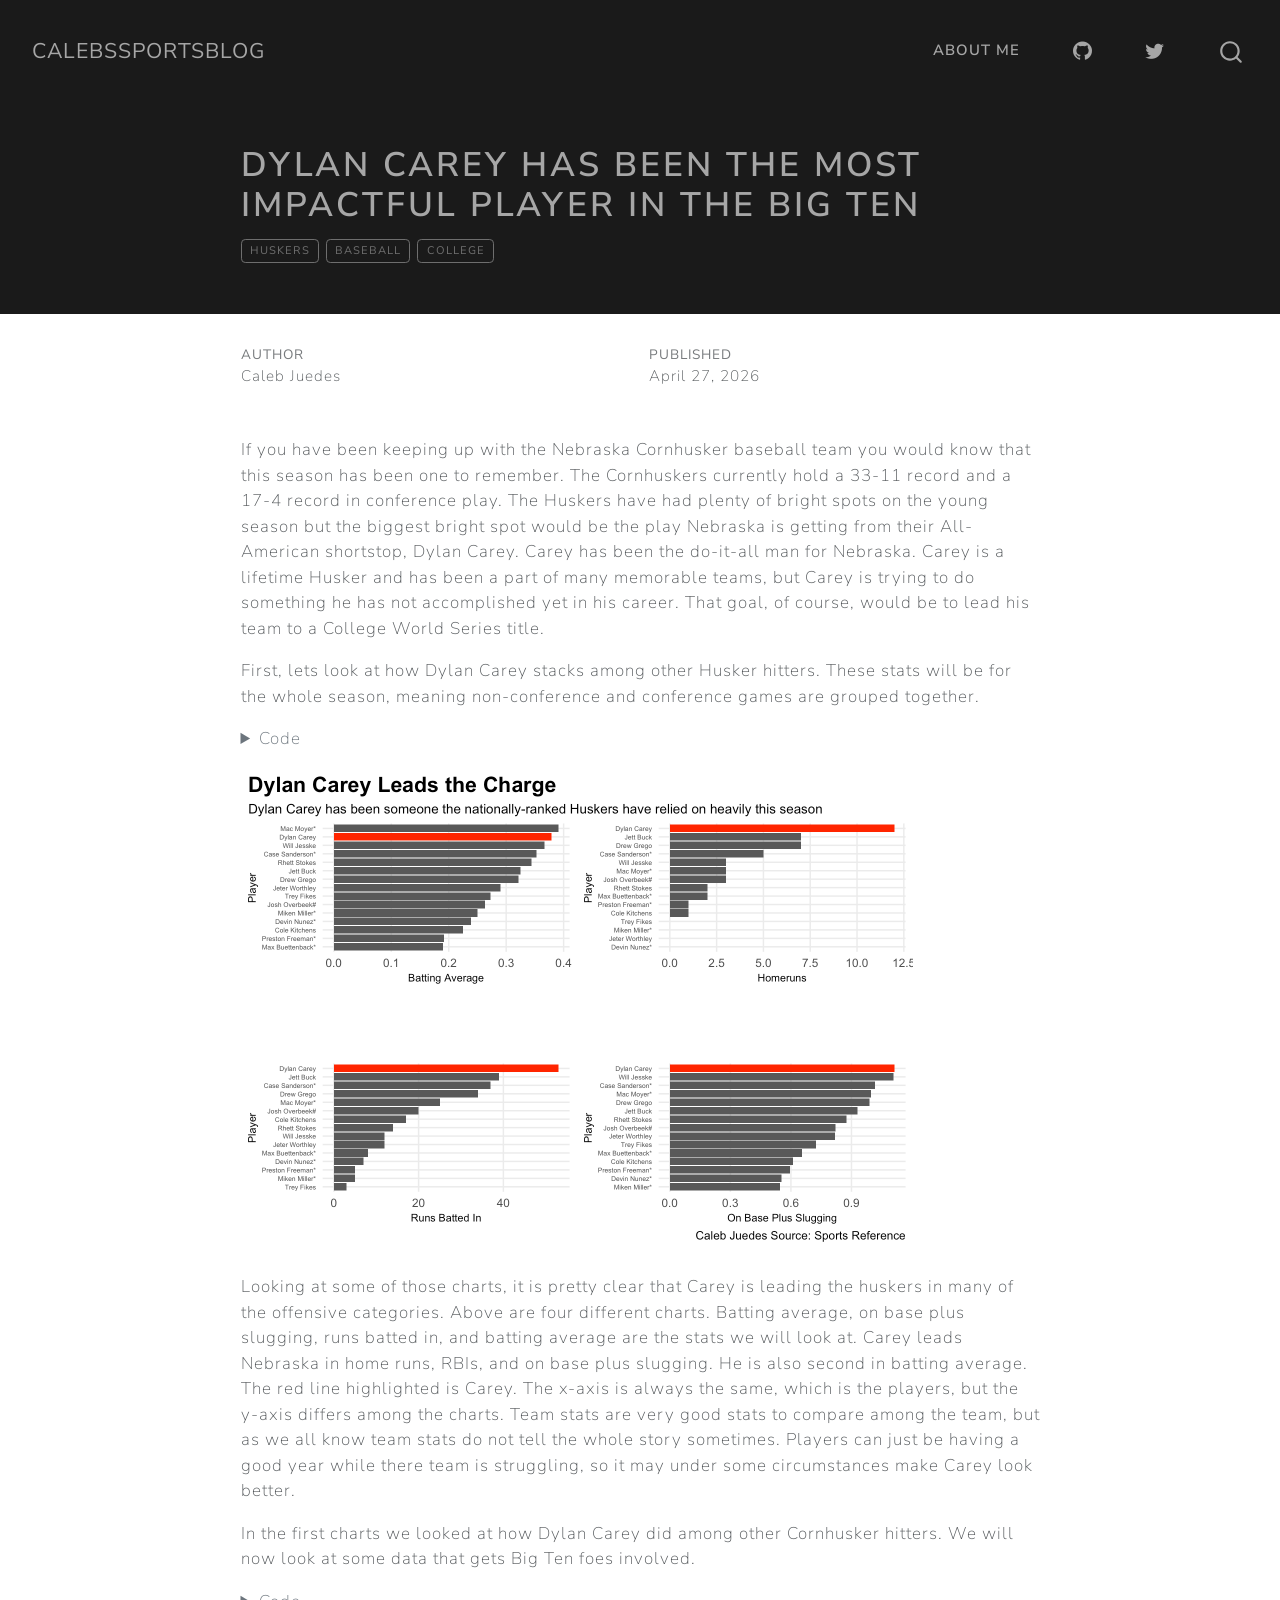
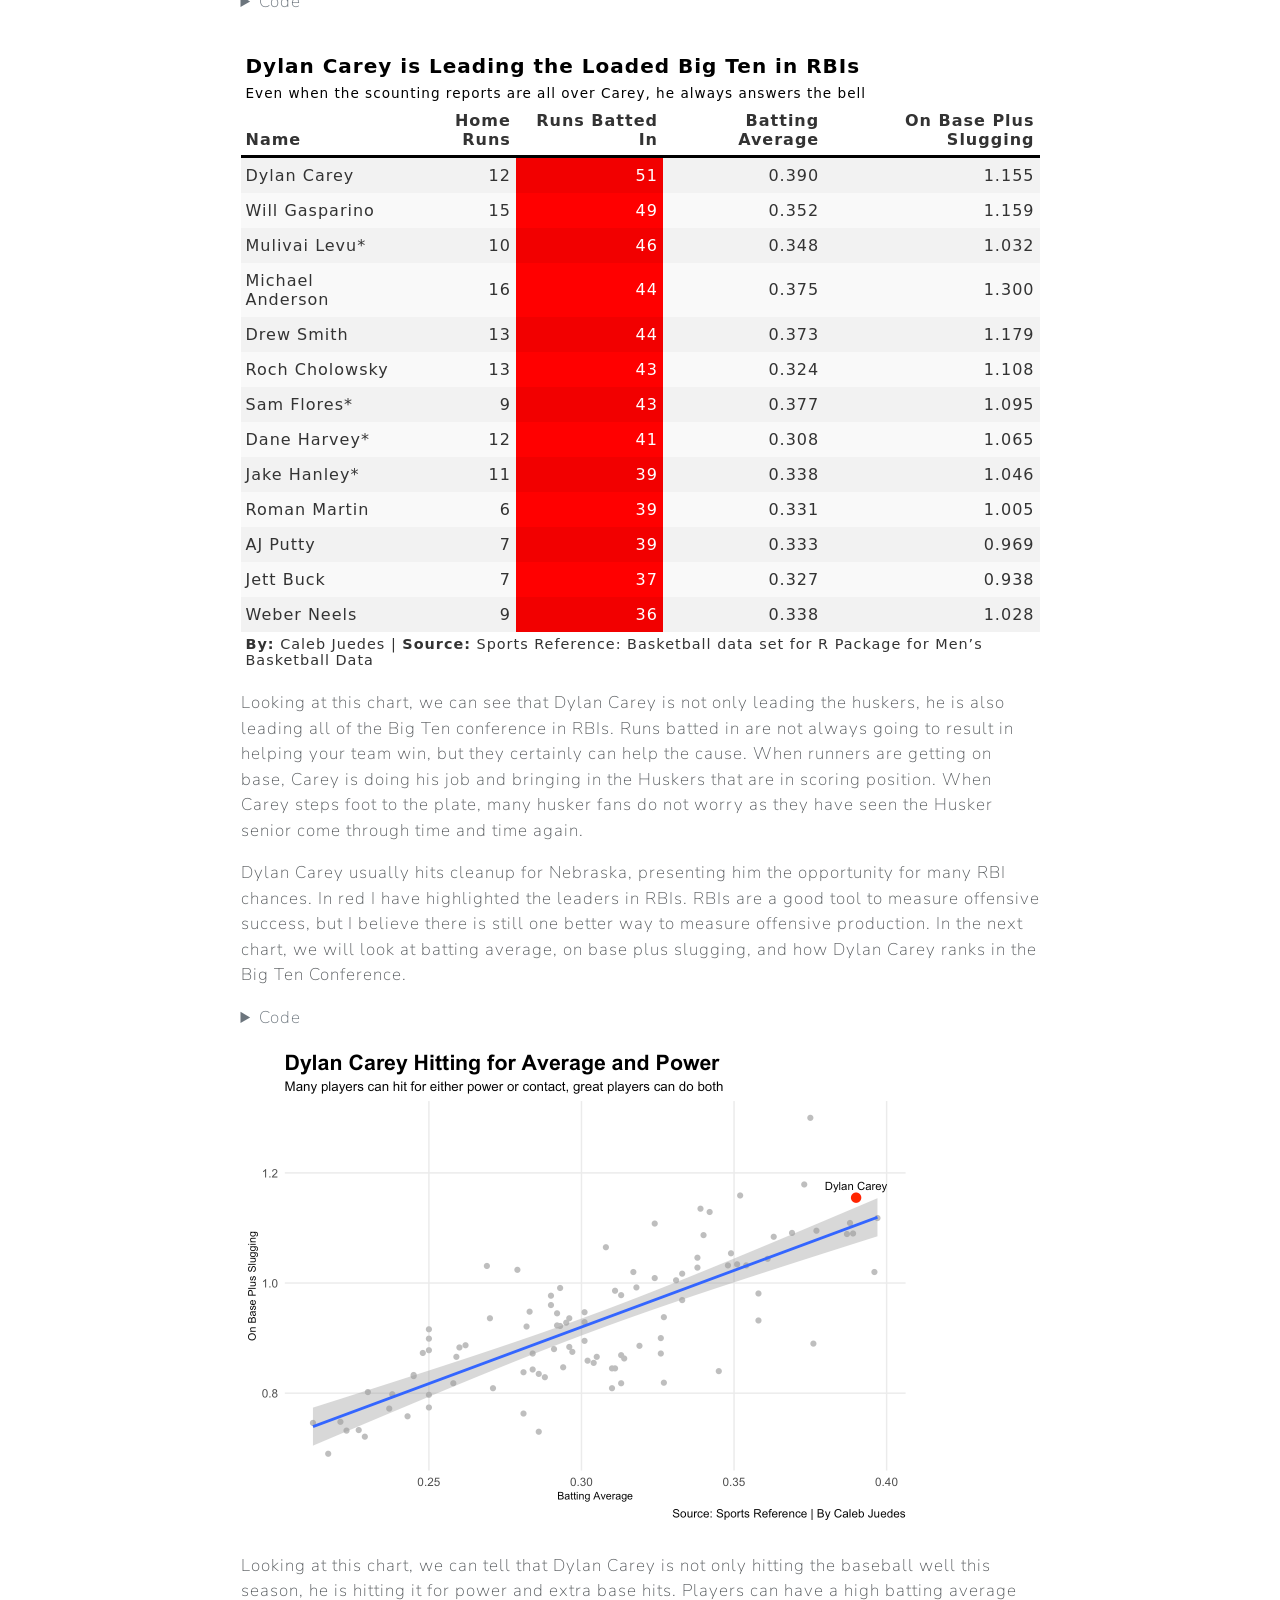
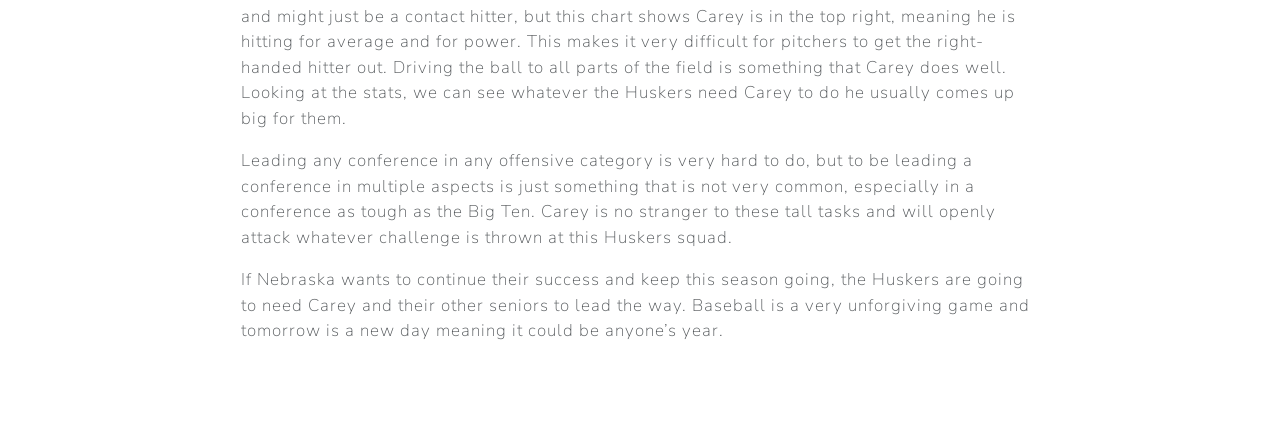
<file: posts/dylan_carey/index.html>
<!DOCTYPE html>
<html xmlns="http://www.w3.org/1999/xhtml" lang="en" xml:lang="en"><head>

<meta charset="utf-8">
<meta name="generator" content="quarto-1.8.25">

<meta name="viewport" content="width=device-width, initial-scale=1.0, user-scalable=yes">

<meta name="author" content="Caleb Juedes">
<meta name="dcterms.date" content="2026-04-27">

<title>Dylan Carey has been the most impactful player in the big ten – calebssportsblog</title>
<style>
code{white-space: pre-wrap;}
span.smallcaps{font-variant: small-caps;}
div.columns{display: flex; gap: min(4vw, 1.5em);}
div.column{flex: auto; overflow-x: auto;}
div.hanging-indent{margin-left: 1.5em; text-indent: -1.5em;}
ul.task-list{list-style: none;}
ul.task-list li input[type="checkbox"] {
  width: 0.8em;
  margin: 0 0.8em 0.2em -1em; /* quarto-specific, see https://github.com/quarto-dev/quarto-cli/issues/4556 */ 
  vertical-align: middle;
}
/* CSS for syntax highlighting */
html { -webkit-text-size-adjust: 100%; }
pre > code.sourceCode { white-space: pre; position: relative; }
pre > code.sourceCode > span { display: inline-block; line-height: 1.25; }
pre > code.sourceCode > span:empty { height: 1.2em; }
.sourceCode { overflow: visible; }
code.sourceCode > span { color: inherit; text-decoration: inherit; }
div.sourceCode { margin: 1em 0; }
pre.sourceCode { margin: 0; }
@media screen {
div.sourceCode { overflow: auto; }
}
@media print {
pre > code.sourceCode { white-space: pre-wrap; }
pre > code.sourceCode > span { text-indent: -5em; padding-left: 5em; }
}
pre.numberSource code
  { counter-reset: source-line 0; }
pre.numberSource code > span
  { position: relative; left: -4em; counter-increment: source-line; }
pre.numberSource code > span > a:first-child::before
  { content: counter(source-line);
    position: relative; left: -1em; text-align: right; vertical-align: baseline;
    border: none; display: inline-block;
    -webkit-touch-callout: none; -webkit-user-select: none;
    -khtml-user-select: none; -moz-user-select: none;
    -ms-user-select: none; user-select: none;
    padding: 0 4px; width: 4em;
  }
pre.numberSource { margin-left: 3em;  padding-left: 4px; }
div.sourceCode
  {   }
@media screen {
pre > code.sourceCode > span > a:first-child::before { text-decoration: underline; }
}
</style>


<script src="../../site_libs/quarto-nav/quarto-nav.js"></script>
<script src="../../site_libs/quarto-nav/headroom.min.js"></script>
<script src="../../site_libs/clipboard/clipboard.min.js"></script>
<script src="../../site_libs/quarto-search/autocomplete.umd.js"></script>
<script src="../../site_libs/quarto-search/fuse.min.js"></script>
<script src="../../site_libs/quarto-search/quarto-search.js"></script>
<meta name="quarto:offset" content="../../">
<script src="../../site_libs/quarto-html/quarto.js" type="module"></script>
<script src="../../site_libs/quarto-html/tabsets/tabsets.js" type="module"></script>
<script src="../../site_libs/quarto-html/axe/axe-check.js" type="module"></script>
<script src="../../site_libs/quarto-html/popper.min.js"></script>
<script src="../../site_libs/quarto-html/tippy.umd.min.js"></script>
<script src="../../site_libs/quarto-html/anchor.min.js"></script>
<link href="../../site_libs/quarto-html/tippy.css" rel="stylesheet">
<link href="../../site_libs/quarto-html/quarto-syntax-highlighting-7b89279ff1a6dce999919e0e67d4d9ec.css" rel="stylesheet" id="quarto-text-highlighting-styles">
<script src="../../site_libs/bootstrap/bootstrap.min.js"></script>
<link href="../../site_libs/bootstrap/bootstrap-icons.css" rel="stylesheet">
<link href="../../site_libs/bootstrap/bootstrap-43d83fb53118eadead3fd57b44b9b715.min.css" rel="stylesheet" append-hash="true" id="quarto-bootstrap" data-mode="light">
<script id="quarto-search-options" type="application/json">{
  "location": "navbar",
  "copy-button": false,
  "collapse-after": 3,
  "panel-placement": "end",
  "type": "overlay",
  "limit": 50,
  "keyboard-shortcut": [
    "f",
    "/",
    "s"
  ],
  "show-item-context": false,
  "language": {
    "search-no-results-text": "No results",
    "search-matching-documents-text": "matching documents",
    "search-copy-link-title": "Copy link to search",
    "search-hide-matches-text": "Hide additional matches",
    "search-more-match-text": "more match in this document",
    "search-more-matches-text": "more matches in this document",
    "search-clear-button-title": "Clear",
    "search-text-placeholder": "",
    "search-detached-cancel-button-title": "Cancel",
    "search-submit-button-title": "Submit",
    "search-label": "Search"
  }
}</script>


<link rel="stylesheet" href="../../styles.css">
</head>

<body class="nav-fixed fullcontent quarto-light">

<div id="quarto-search-results"></div>
  <header id="quarto-header" class="headroom fixed-top quarto-banner">
    <nav class="navbar navbar-expand-lg " data-bs-theme="dark">
      <div class="navbar-container container-fluid">
      <div class="navbar-brand-container mx-auto">
    <a href="../../index.html" class="navbar-brand navbar-brand-logo">
    </a>
    <a class="navbar-brand" href="../../index.html">
    <span class="navbar-title">calebssportsblog</span>
    </a>
  </div>
            <div id="quarto-search" class="" title="Search"></div>
          <button class="navbar-toggler" type="button" data-bs-toggle="collapse" data-bs-target="#navbarCollapse" aria-controls="navbarCollapse" role="menu" aria-expanded="false" aria-label="Toggle navigation" onclick="if (window.quartoToggleHeadroom) { window.quartoToggleHeadroom(); }">
  <span class="navbar-toggler-icon"></span>
</button>
          <div class="collapse navbar-collapse" id="navbarCollapse">
            <ul class="navbar-nav navbar-nav-scroll ms-auto">
  <li class="nav-item">
    <a class="nav-link" href="../../about.html"> 
<span class="menu-text">About me</span></a>
  </li>  
  <li class="nav-item compact">
    <a class="nav-link" href="https://github.com/calebjuedes"> <i class="bi bi-github" role="img">
</i> 
<span class="menu-text"></span></a>
  </li>  
  <li class="nav-item compact">
    <a class="nav-link" href="https://twitter.com/JuedesCaleb"> <i class="bi bi-twitter" role="img">
</i> 
<span class="menu-text"></span></a>
  </li>  
</ul>
          </div> <!-- /navcollapse -->
            <div class="quarto-navbar-tools">
</div>
      </div> <!-- /container-fluid -->
    </nav>
</header>
<!-- content -->
<header id="title-block-header" class="quarto-title-block default page-columns page-full">
  <div class="quarto-title-banner page-columns page-full">
    <div class="quarto-title column-body">
      <h1 class="title">Dylan Carey has been the most impactful player in the big ten</h1>
                                <div class="quarto-categories">
                <div class="quarto-category">huskers</div>
                <div class="quarto-category">baseball</div>
                <div class="quarto-category">college</div>
              </div>
                  </div>
  </div>
    
  
  <div class="quarto-title-meta">

      <div>
      <div class="quarto-title-meta-heading">Author</div>
      <div class="quarto-title-meta-contents">
               <p>Caleb Juedes </p>
            </div>
    </div>
      
      <div>
      <div class="quarto-title-meta-heading">Published</div>
      <div class="quarto-title-meta-contents">
        <p class="date">April 27, 2026</p>
      </div>
    </div>
    
      
    </div>
    
  
  </header><div id="quarto-content" class="quarto-container page-columns page-rows-contents page-layout-article page-navbar">
<!-- sidebar -->
<!-- margin-sidebar -->
    
<!-- main -->
<main class="content quarto-banner-title-block" id="quarto-document-content">





<p>If you have been keeping up with the Nebraska Cornhusker baseball team you would know that this season has been one to remember. The Cornhuskers currently hold a 33-11 record and a 17-4 record in conference play. The Huskers have had plenty of bright spots on the young season but the biggest bright spot would be the play Nebraska is getting from their All-American shortstop, Dylan Carey. Carey has been the do-it-all man for Nebraska. Carey is a lifetime Husker and has been a part of many memorable teams, but Carey is trying to do something he has not accomplished yet in his career. That goal, of course, would be to lead his team to a College World Series title.</p>
<p>First, lets look at how Dylan Carey stacks among other Husker hitters. These stats will be for the whole season, meaning non-conference and conference games are grouped together.</p>
<div class="cell">
<details class="code-fold">
<summary>Code</summary>
<div class="code-copy-outer-scaffold"><div class="sourceCode cell-code" id="cb1"><pre class="sourceCode r code-with-copy"><code class="sourceCode r"><span id="cb1-1"><a href="#cb1-1" aria-hidden="true" tabindex="-1"></a><span class="fu">library</span>(tidyverse)</span>
<span id="cb1-2"><a href="#cb1-2" aria-hidden="true" tabindex="-1"></a><span class="fu">library</span>(cowplot)</span>
<span id="cb1-3"><a href="#cb1-3" aria-hidden="true" tabindex="-1"></a>neb <span class="ot">&lt;-</span> <span class="fu">read_csv</span>(<span class="st">"nebraska_baseball_2026.csv"</span>)</span>
<span id="cb1-4"><a href="#cb1-4" aria-hidden="true" tabindex="-1"></a></span>
<span id="cb1-5"><a href="#cb1-5" aria-hidden="true" tabindex="-1"></a>ne_baseball <span class="ot">&lt;-</span> neb<span class="sc">|&gt;</span></span>
<span id="cb1-6"><a href="#cb1-6" aria-hidden="true" tabindex="-1"></a><span class="fu">filter</span>(G <span class="sc">&gt;</span> <span class="dv">5</span>)<span class="sc">|&gt;</span></span>
<span id="cb1-7"><a href="#cb1-7" aria-hidden="true" tabindex="-1"></a><span class="fu">filter</span>(PA <span class="sc">&gt;</span><span class="dv">25</span>)</span>
<span id="cb1-8"><a href="#cb1-8" aria-hidden="true" tabindex="-1"></a></span>
<span id="cb1-9"><a href="#cb1-9" aria-hidden="true" tabindex="-1"></a>dylan_carey <span class="ot">&lt;-</span> ne_baseball <span class="sc">|&gt;</span></span>
<span id="cb1-10"><a href="#cb1-10" aria-hidden="true" tabindex="-1"></a>  <span class="fu">filter</span>(Name<span class="sc">==</span> <span class="st">"Dylan Carey"</span>)</span>
<span id="cb1-11"><a href="#cb1-11" aria-hidden="true" tabindex="-1"></a></span>
<span id="cb1-12"><a href="#cb1-12" aria-hidden="true" tabindex="-1"></a>bar1<span class="ot">&lt;-</span> <span class="fu">ggplot</span>()<span class="sc">+</span></span>
<span id="cb1-13"><a href="#cb1-13" aria-hidden="true" tabindex="-1"></a>  <span class="fu">geom_bar</span>(<span class="at">data =</span> ne_baseball,<span class="fu">aes</span>(<span class="at">x=</span><span class="fu">reorder</span>(Name,BA), <span class="at">weight=</span>BA))<span class="sc">+</span></span>
<span id="cb1-14"><a href="#cb1-14" aria-hidden="true" tabindex="-1"></a>  <span class="fu">geom_bar</span>(<span class="at">data =</span> dylan_carey,<span class="fu">aes</span>(<span class="at">x=</span><span class="fu">reorder</span>(Name,BA), <span class="at">weight=</span>BA), <span class="at">fill=</span><span class="st">"red"</span>)<span class="sc">+</span></span>
<span id="cb1-15"><a href="#cb1-15" aria-hidden="true" tabindex="-1"></a>  <span class="fu">coord_flip</span>()<span class="sc">+</span></span>
<span id="cb1-16"><a href="#cb1-16" aria-hidden="true" tabindex="-1"></a>  <span class="fu">labs</span>(</span>
<span id="cb1-17"><a href="#cb1-17" aria-hidden="true" tabindex="-1"></a>    <span class="at">title =</span> <span class="st">"Dylan Carey Leads the Charge"</span>,</span>
<span id="cb1-18"><a href="#cb1-18" aria-hidden="true" tabindex="-1"></a>    <span class="at">subtitle =</span> <span class="st">"Dylan Carey has been someone the nationally-ranked Huskers have relied on heavily this season"</span>,</span>
<span id="cb1-19"><a href="#cb1-19" aria-hidden="true" tabindex="-1"></a>    <span class="at">caption =</span> <span class="st">""</span>,</span>
<span id="cb1-20"><a href="#cb1-20" aria-hidden="true" tabindex="-1"></a>    <span class="at">x =</span> <span class="st">"Player"</span>,</span>
<span id="cb1-21"><a href="#cb1-21" aria-hidden="true" tabindex="-1"></a>    <span class="at">y =</span> <span class="st">"Batting Average"</span></span>
<span id="cb1-22"><a href="#cb1-22" aria-hidden="true" tabindex="-1"></a>  ) <span class="sc">+</span></span>
<span id="cb1-23"><a href="#cb1-23" aria-hidden="true" tabindex="-1"></a>  <span class="fu">theme_minimal</span>() <span class="sc">+</span></span>
<span id="cb1-24"><a href="#cb1-24" aria-hidden="true" tabindex="-1"></a>  <span class="fu">theme</span>(</span>
<span id="cb1-25"><a href="#cb1-25" aria-hidden="true" tabindex="-1"></a>    <span class="at">plot.title =</span> <span class="fu">element_text</span>(<span class="at">size =</span> <span class="dv">16</span>, <span class="at">face =</span> <span class="st">"bold"</span>),</span>
<span id="cb1-26"><a href="#cb1-26" aria-hidden="true" tabindex="-1"></a>    <span class="at">axis.title =</span> <span class="fu">element_text</span>(<span class="at">size =</span> <span class="dv">8</span>),</span>
<span id="cb1-27"><a href="#cb1-27" aria-hidden="true" tabindex="-1"></a>    <span class="at">axis.text.y =</span> <span class="fu">element_text</span>(<span class="at">size =</span> <span class="dv">5</span>),</span>
<span id="cb1-28"><a href="#cb1-28" aria-hidden="true" tabindex="-1"></a>    <span class="at">plot.subtitle =</span> <span class="fu">element_text</span>(<span class="at">size =</span> <span class="dv">10</span>),</span>
<span id="cb1-29"><a href="#cb1-29" aria-hidden="true" tabindex="-1"></a>    <span class="at">panel.grid.minor =</span> <span class="fu">element_blank</span>(),</span>
<span id="cb1-30"><a href="#cb1-30" aria-hidden="true" tabindex="-1"></a>    <span class="at">plot.title.position =</span> <span class="st">"plot"</span></span>
<span id="cb1-31"><a href="#cb1-31" aria-hidden="true" tabindex="-1"></a>  )</span>
<span id="cb1-32"><a href="#cb1-32" aria-hidden="true" tabindex="-1"></a></span>
<span id="cb1-33"><a href="#cb1-33" aria-hidden="true" tabindex="-1"></a></span>
<span id="cb1-34"><a href="#cb1-34" aria-hidden="true" tabindex="-1"></a>bar2<span class="ot">&lt;-</span> <span class="fu">ggplot</span>()<span class="sc">+</span></span>
<span id="cb1-35"><a href="#cb1-35" aria-hidden="true" tabindex="-1"></a>  <span class="fu">geom_bar</span>(<span class="at">data =</span> ne_baseball,<span class="fu">aes</span>(<span class="at">x=</span><span class="fu">reorder</span>(Name,HR), <span class="at">weight=</span>HR))<span class="sc">+</span></span>
<span id="cb1-36"><a href="#cb1-36" aria-hidden="true" tabindex="-1"></a>  <span class="fu">geom_bar</span>(<span class="at">data =</span> dylan_carey,<span class="fu">aes</span>(<span class="at">x=</span><span class="fu">reorder</span>(Name,HR), <span class="at">weight=</span>HR), <span class="at">fill=</span><span class="st">"red"</span>)<span class="sc">+</span></span>
<span id="cb1-37"><a href="#cb1-37" aria-hidden="true" tabindex="-1"></a>  <span class="fu">coord_flip</span>()<span class="sc">+</span></span>
<span id="cb1-38"><a href="#cb1-38" aria-hidden="true" tabindex="-1"></a>  <span class="fu">labs</span>(</span>
<span id="cb1-39"><a href="#cb1-39" aria-hidden="true" tabindex="-1"></a>    <span class="at">title =</span> <span class="st">""</span>,</span>
<span id="cb1-40"><a href="#cb1-40" aria-hidden="true" tabindex="-1"></a>    <span class="at">subtitle =</span> <span class="st">""</span>,</span>
<span id="cb1-41"><a href="#cb1-41" aria-hidden="true" tabindex="-1"></a>    <span class="at">caption =</span> <span class="st">""</span>,</span>
<span id="cb1-42"><a href="#cb1-42" aria-hidden="true" tabindex="-1"></a>    <span class="at">x =</span> <span class="st">"Player"</span>,</span>
<span id="cb1-43"><a href="#cb1-43" aria-hidden="true" tabindex="-1"></a>    <span class="at">y =</span> <span class="st">"Homeruns"</span></span>
<span id="cb1-44"><a href="#cb1-44" aria-hidden="true" tabindex="-1"></a>  ) <span class="sc">+</span></span>
<span id="cb1-45"><a href="#cb1-45" aria-hidden="true" tabindex="-1"></a>  <span class="fu">theme_minimal</span>() <span class="sc">+</span></span>
<span id="cb1-46"><a href="#cb1-46" aria-hidden="true" tabindex="-1"></a>  <span class="fu">theme</span>(</span>
<span id="cb1-47"><a href="#cb1-47" aria-hidden="true" tabindex="-1"></a>    <span class="at">plot.title =</span> <span class="fu">element_text</span>(<span class="at">size =</span> <span class="dv">16</span>, <span class="at">face =</span> <span class="st">"bold"</span>),</span>
<span id="cb1-48"><a href="#cb1-48" aria-hidden="true" tabindex="-1"></a>    <span class="at">axis.title =</span> <span class="fu">element_text</span>(<span class="at">size =</span> <span class="dv">8</span>),</span>
<span id="cb1-49"><a href="#cb1-49" aria-hidden="true" tabindex="-1"></a>    <span class="at">axis.text.y =</span> <span class="fu">element_text</span>(<span class="at">size =</span> <span class="dv">5</span>),</span>
<span id="cb1-50"><a href="#cb1-50" aria-hidden="true" tabindex="-1"></a>    <span class="at">plot.subtitle =</span> <span class="fu">element_text</span>(<span class="at">size =</span> <span class="dv">10</span>),</span>
<span id="cb1-51"><a href="#cb1-51" aria-hidden="true" tabindex="-1"></a>    <span class="at">panel.grid.minor =</span> <span class="fu">element_blank</span>(),</span>
<span id="cb1-52"><a href="#cb1-52" aria-hidden="true" tabindex="-1"></a>    <span class="at">plot.title.position =</span> <span class="st">"plot"</span></span>
<span id="cb1-53"><a href="#cb1-53" aria-hidden="true" tabindex="-1"></a>  )</span>
<span id="cb1-54"><a href="#cb1-54" aria-hidden="true" tabindex="-1"></a></span>
<span id="cb1-55"><a href="#cb1-55" aria-hidden="true" tabindex="-1"></a>bar3 <span class="ot">&lt;-</span> <span class="fu">ggplot</span>()<span class="sc">+</span></span>
<span id="cb1-56"><a href="#cb1-56" aria-hidden="true" tabindex="-1"></a>  <span class="fu">geom_bar</span>(<span class="at">data =</span> ne_baseball,<span class="fu">aes</span>(<span class="at">x=</span><span class="fu">reorder</span>(Name,RBI), <span class="at">weight=</span>RBI))<span class="sc">+</span></span>
<span id="cb1-57"><a href="#cb1-57" aria-hidden="true" tabindex="-1"></a>  <span class="fu">geom_bar</span>(<span class="at">data =</span> dylan_carey,<span class="fu">aes</span>(<span class="at">x=</span><span class="fu">reorder</span>(Name,RBI), <span class="at">weight=</span>RBI), <span class="at">fill=</span><span class="st">"red"</span>)<span class="sc">+</span></span>
<span id="cb1-58"><a href="#cb1-58" aria-hidden="true" tabindex="-1"></a>  <span class="fu">coord_flip</span>()<span class="sc">+</span></span>
<span id="cb1-59"><a href="#cb1-59" aria-hidden="true" tabindex="-1"></a>  <span class="fu">labs</span>(</span>
<span id="cb1-60"><a href="#cb1-60" aria-hidden="true" tabindex="-1"></a>    <span class="at">title =</span> <span class="st">""</span>,</span>
<span id="cb1-61"><a href="#cb1-61" aria-hidden="true" tabindex="-1"></a>    <span class="at">subtitle =</span> <span class="st">""</span>,</span>
<span id="cb1-62"><a href="#cb1-62" aria-hidden="true" tabindex="-1"></a>    <span class="at">caption =</span> <span class="st">""</span>,</span>
<span id="cb1-63"><a href="#cb1-63" aria-hidden="true" tabindex="-1"></a>    <span class="at">x =</span> <span class="st">"Player"</span>,</span>
<span id="cb1-64"><a href="#cb1-64" aria-hidden="true" tabindex="-1"></a>    <span class="at">y =</span> <span class="st">"Runs Batted In"</span></span>
<span id="cb1-65"><a href="#cb1-65" aria-hidden="true" tabindex="-1"></a>  ) <span class="sc">+</span></span>
<span id="cb1-66"><a href="#cb1-66" aria-hidden="true" tabindex="-1"></a>  <span class="fu">theme_minimal</span>() <span class="sc">+</span></span>
<span id="cb1-67"><a href="#cb1-67" aria-hidden="true" tabindex="-1"></a>  <span class="fu">theme</span>(</span>
<span id="cb1-68"><a href="#cb1-68" aria-hidden="true" tabindex="-1"></a>    <span class="at">plot.title =</span> <span class="fu">element_text</span>(<span class="at">size =</span> <span class="dv">16</span>, <span class="at">face =</span> <span class="st">"bold"</span>),</span>
<span id="cb1-69"><a href="#cb1-69" aria-hidden="true" tabindex="-1"></a>    <span class="at">axis.title =</span> <span class="fu">element_text</span>(<span class="at">size =</span> <span class="dv">8</span>),</span>
<span id="cb1-70"><a href="#cb1-70" aria-hidden="true" tabindex="-1"></a>    <span class="at">axis.text.y =</span> <span class="fu">element_text</span>(<span class="at">size =</span> <span class="dv">5</span>),</span>
<span id="cb1-71"><a href="#cb1-71" aria-hidden="true" tabindex="-1"></a>    <span class="at">plot.subtitle =</span> <span class="fu">element_text</span>(<span class="at">size =</span> <span class="dv">10</span>),</span>
<span id="cb1-72"><a href="#cb1-72" aria-hidden="true" tabindex="-1"></a>    <span class="at">panel.grid.minor =</span> <span class="fu">element_blank</span>(),</span>
<span id="cb1-73"><a href="#cb1-73" aria-hidden="true" tabindex="-1"></a>    <span class="at">plot.title.position =</span> <span class="st">"plot"</span></span>
<span id="cb1-74"><a href="#cb1-74" aria-hidden="true" tabindex="-1"></a>  )</span>
<span id="cb1-75"><a href="#cb1-75" aria-hidden="true" tabindex="-1"></a></span>
<span id="cb1-76"><a href="#cb1-76" aria-hidden="true" tabindex="-1"></a>bar4 <span class="ot">&lt;-</span> <span class="fu">ggplot</span>()<span class="sc">+</span></span>
<span id="cb1-77"><a href="#cb1-77" aria-hidden="true" tabindex="-1"></a>  <span class="fu">geom_bar</span>(<span class="at">data =</span> ne_baseball,<span class="fu">aes</span>(<span class="at">x=</span><span class="fu">reorder</span>(Name,OPS), <span class="at">weight=</span>OPS))<span class="sc">+</span></span>
<span id="cb1-78"><a href="#cb1-78" aria-hidden="true" tabindex="-1"></a>  <span class="fu">geom_bar</span>(<span class="at">data =</span> dylan_carey,<span class="fu">aes</span>(<span class="at">x=</span><span class="fu">reorder</span>(Name,OPS), <span class="at">weight=</span>OPS), <span class="at">fill=</span><span class="st">"red"</span>)<span class="sc">+</span></span>
<span id="cb1-79"><a href="#cb1-79" aria-hidden="true" tabindex="-1"></a>  <span class="fu">coord_flip</span>()<span class="sc">+</span></span>
<span id="cb1-80"><a href="#cb1-80" aria-hidden="true" tabindex="-1"></a>  <span class="fu">labs</span>(</span>
<span id="cb1-81"><a href="#cb1-81" aria-hidden="true" tabindex="-1"></a>    <span class="at">title =</span> <span class="st">""</span>,</span>
<span id="cb1-82"><a href="#cb1-82" aria-hidden="true" tabindex="-1"></a>    <span class="at">subtitle =</span> <span class="st">""</span>,</span>
<span id="cb1-83"><a href="#cb1-83" aria-hidden="true" tabindex="-1"></a>    <span class="at">caption =</span> <span class="st">"Caleb Juedes Source: Sports Reference"</span>,</span>
<span id="cb1-84"><a href="#cb1-84" aria-hidden="true" tabindex="-1"></a>    <span class="at">x =</span> <span class="st">"Player"</span>,</span>
<span id="cb1-85"><a href="#cb1-85" aria-hidden="true" tabindex="-1"></a>    <span class="at">y =</span> <span class="st">"On Base Plus Slugging"</span></span>
<span id="cb1-86"><a href="#cb1-86" aria-hidden="true" tabindex="-1"></a>  ) <span class="sc">+</span></span>
<span id="cb1-87"><a href="#cb1-87" aria-hidden="true" tabindex="-1"></a>  <span class="fu">theme_minimal</span>() <span class="sc">+</span></span>
<span id="cb1-88"><a href="#cb1-88" aria-hidden="true" tabindex="-1"></a>  <span class="fu">theme</span>(</span>
<span id="cb1-89"><a href="#cb1-89" aria-hidden="true" tabindex="-1"></a>    <span class="at">plot.title =</span> <span class="fu">element_text</span>(<span class="at">size =</span> <span class="dv">16</span>, <span class="at">face =</span> <span class="st">"bold"</span>),</span>
<span id="cb1-90"><a href="#cb1-90" aria-hidden="true" tabindex="-1"></a>    <span class="at">axis.title =</span> <span class="fu">element_text</span>(<span class="at">size =</span> <span class="dv">8</span>),</span>
<span id="cb1-91"><a href="#cb1-91" aria-hidden="true" tabindex="-1"></a>    <span class="at">axis.text.y =</span> <span class="fu">element_text</span>(<span class="at">size =</span> <span class="dv">5</span>),</span>
<span id="cb1-92"><a href="#cb1-92" aria-hidden="true" tabindex="-1"></a>    <span class="at">plot.subtitle =</span> <span class="fu">element_text</span>(<span class="at">size =</span> <span class="dv">10</span>),</span>
<span id="cb1-93"><a href="#cb1-93" aria-hidden="true" tabindex="-1"></a>    <span class="at">panel.grid.minor =</span> <span class="fu">element_blank</span>(),</span>
<span id="cb1-94"><a href="#cb1-94" aria-hidden="true" tabindex="-1"></a>    <span class="at">plot.title.position =</span> <span class="st">"plot"</span> )</span>
<span id="cb1-95"><a href="#cb1-95" aria-hidden="true" tabindex="-1"></a></span>
<span id="cb1-96"><a href="#cb1-96" aria-hidden="true" tabindex="-1"></a><span class="fu">plot_grid</span> (bar1, bar2, bar3, bar4)</span></code></pre></div><button title="Copy to Clipboard" class="code-copy-button"><i class="bi"></i></button></div>
</details>
<div class="cell-output-display">
<div>
<figure class="figure">
<p><img src="index_files/figure-html/unnamed-chunk-1-1.png" class="img-fluid figure-img" width="672"></p>
</figure>
</div>
</div>
</div>
<p>Looking at some of those charts, it is pretty clear that Carey is leading the huskers in many of the offensive categories. Above are four different charts. Batting average, on base plus slugging, runs batted in, and batting average are the stats we will look at. Carey leads Nebraska in home runs, RBIs, and on base plus slugging. He is also second in batting average. The red line highlighted is Carey. The x-axis is always the same, which is the players, but the y-axis differs among the charts. Team stats are very good stats to compare among the team, but as we all know team stats do not tell the whole story sometimes. Players can just be having a good year while there team is struggling, so it may under some circumstances make Carey look better.</p>
<p>In the first charts we looked at how Dylan Carey did among other Cornhusker hitters. We will now look at some data that gets Big Ten foes involved.</p>
<div class="cell">
<details class="code-fold">
<summary>Code</summary>
<div class="code-copy-outer-scaffold"><div class="sourceCode cell-code" id="cb2"><pre class="sourceCode r code-with-copy"><code class="sourceCode r"><span id="cb2-1"><a href="#cb2-1" aria-hidden="true" tabindex="-1"></a><span class="fu">library</span>(tidyverse)</span>
<span id="cb2-2"><a href="#cb2-2" aria-hidden="true" tabindex="-1"></a><span class="fu">library</span>(gt)</span>
<span id="cb2-3"><a href="#cb2-3" aria-hidden="true" tabindex="-1"></a></span>
<span id="cb2-4"><a href="#cb2-4" aria-hidden="true" tabindex="-1"></a>baseball <span class="ot">&lt;-</span> <span class="fu">read_csv</span>(<span class="st">"bigtenproject.csv"</span>)</span>
<span id="cb2-5"><a href="#cb2-5" aria-hidden="true" tabindex="-1"></a></span>
<span id="cb2-6"><a href="#cb2-6" aria-hidden="true" tabindex="-1"></a>big10 <span class="ot">&lt;-</span> baseball<span class="sc">|&gt;</span></span>
<span id="cb2-7"><a href="#cb2-7" aria-hidden="true" tabindex="-1"></a>  <span class="fu">filter</span>(PA <span class="sc">&gt;</span><span class="dv">100</span>) <span class="sc">|&gt;</span></span>
<span id="cb2-8"><a href="#cb2-8" aria-hidden="true" tabindex="-1"></a>  <span class="fu">filter</span>(RBI<span class="sc">&gt;</span><span class="dv">35</span>)<span class="sc">|&gt;</span></span>
<span id="cb2-9"><a href="#cb2-9" aria-hidden="true" tabindex="-1"></a>  <span class="fu">filter</span>(BA<span class="sc">&gt;</span>.<span class="dv">300</span>)<span class="sc">|&gt;</span></span>
<span id="cb2-10"><a href="#cb2-10" aria-hidden="true" tabindex="-1"></a>  <span class="fu">filter</span>(HR <span class="sc">&gt;</span><span class="dv">5</span>)<span class="sc">|&gt;</span></span>
<span id="cb2-11"><a href="#cb2-11" aria-hidden="true" tabindex="-1"></a>  <span class="fu">select</span>(Name,HR,RBI,BA,OPS)<span class="sc">|&gt;</span></span>
<span id="cb2-12"><a href="#cb2-12" aria-hidden="true" tabindex="-1"></a>  <span class="fu">mutate_at</span>(<span class="fu">vars</span>(<span class="sc">-</span>Name), as.numeric) <span class="sc">|&gt;</span></span>
<span id="cb2-13"><a href="#cb2-13" aria-hidden="true" tabindex="-1"></a>  <span class="fu">select</span>(Name,HR,RBI,BA,OPS)<span class="sc">|&gt;</span></span>
<span id="cb2-14"><a href="#cb2-14" aria-hidden="true" tabindex="-1"></a>  <span class="fu">arrange</span>(<span class="fu">desc</span>(RBI))</span>
<span id="cb2-15"><a href="#cb2-15" aria-hidden="true" tabindex="-1"></a> big10 <span class="sc">|&gt;</span></span>
<span id="cb2-16"><a href="#cb2-16" aria-hidden="true" tabindex="-1"></a>  <span class="fu">gt</span>()<span class="sc">|&gt;</span></span>
<span id="cb2-17"><a href="#cb2-17" aria-hidden="true" tabindex="-1"></a>  <span class="fu">cols_label</span>(</span>
<span id="cb2-18"><a href="#cb2-18" aria-hidden="true" tabindex="-1"></a>    <span class="at">HR=</span> <span class="st">"Home Runs"</span>,</span>
<span id="cb2-19"><a href="#cb2-19" aria-hidden="true" tabindex="-1"></a>    <span class="at">RBI=</span> <span class="st">"Runs Batted In"</span>,</span>
<span id="cb2-20"><a href="#cb2-20" aria-hidden="true" tabindex="-1"></a>    <span class="at">BA=</span> <span class="st">"Batting Average"</span>,</span>
<span id="cb2-21"><a href="#cb2-21" aria-hidden="true" tabindex="-1"></a>    <span class="at">OPS=</span> <span class="st">"On Base Plus Slugging"</span></span>
<span id="cb2-22"><a href="#cb2-22" aria-hidden="true" tabindex="-1"></a>     ) <span class="sc">|&gt;</span></span>
<span id="cb2-23"><a href="#cb2-23" aria-hidden="true" tabindex="-1"></a>  <span class="fu">tab_header</span>(</span>
<span id="cb2-24"><a href="#cb2-24" aria-hidden="true" tabindex="-1"></a>    <span class="at">title =</span> <span class="st">"Dylan Carey is Leading the Loaded Big Ten in RBIs"</span>,</span>
<span id="cb2-25"><a href="#cb2-25" aria-hidden="true" tabindex="-1"></a>    <span class="at">subtitle=</span> <span class="st">"Even when the scounting reports are all over Carey, he always answers the bell"</span></span>
<span id="cb2-26"><a href="#cb2-26" aria-hidden="true" tabindex="-1"></a>  ) <span class="sc">|&gt;</span></span>
<span id="cb2-27"><a href="#cb2-27" aria-hidden="true" tabindex="-1"></a>  <span class="fu">tab_style</span>(</span>
<span id="cb2-28"><a href="#cb2-28" aria-hidden="true" tabindex="-1"></a>    <span class="at">style =</span> <span class="fu">cell_text</span>(<span class="at">color =</span> <span class="st">"black"</span>, <span class="at">weight =</span> <span class="st">"bold"</span>, <span class="at">align =</span> <span class="st">"left"</span>),</span>
<span id="cb2-29"><a href="#cb2-29" aria-hidden="true" tabindex="-1"></a>    <span class="at">locations =</span> <span class="fu">cells_title</span>(<span class="st">"title"</span>)</span>
<span id="cb2-30"><a href="#cb2-30" aria-hidden="true" tabindex="-1"></a>  ) <span class="sc">|&gt;</span> <span class="fu">tab_style</span>(</span>
<span id="cb2-31"><a href="#cb2-31" aria-hidden="true" tabindex="-1"></a>    <span class="at">style =</span> <span class="fu">cell_text</span>(<span class="at">color =</span> <span class="st">"black"</span>, <span class="at">align =</span> <span class="st">"left"</span>),</span>
<span id="cb2-32"><a href="#cb2-32" aria-hidden="true" tabindex="-1"></a>    <span class="at">locations =</span> <span class="fu">cells_title</span>(<span class="st">"subtitle"</span>)) <span class="sc">|&gt;</span></span>
<span id="cb2-33"><a href="#cb2-33" aria-hidden="true" tabindex="-1"></a>  <span class="fu">tab_source_note</span>(</span>
<span id="cb2-34"><a href="#cb2-34" aria-hidden="true" tabindex="-1"></a>    <span class="at">source_note =</span> <span class="fu">md</span>(<span class="st">"**By:** Caleb Juedes  |  **Source:** Sports Reference: Basketball data set for R Package for Men's Basketball Data"</span>)</span>
<span id="cb2-35"><a href="#cb2-35" aria-hidden="true" tabindex="-1"></a>    ) <span class="sc">|&gt;</span></span>
<span id="cb2-36"><a href="#cb2-36" aria-hidden="true" tabindex="-1"></a>  <span class="fu">tab_style</span>(</span>
<span id="cb2-37"><a href="#cb2-37" aria-hidden="true" tabindex="-1"></a>    <span class="at">locations =</span> <span class="fu">cells_column_labels</span>(<span class="at">columns =</span> <span class="fu">everything</span>()),</span>
<span id="cb2-38"><a href="#cb2-38" aria-hidden="true" tabindex="-1"></a>    <span class="at">style =</span> <span class="fu">list</span>(</span>
<span id="cb2-39"><a href="#cb2-39" aria-hidden="true" tabindex="-1"></a>      <span class="fu">cell_borders</span>(<span class="at">sides =</span> <span class="st">"bottom"</span>, <span class="at">weight =</span> <span class="fu">px</span>(<span class="dv">3</span>)),</span>
<span id="cb2-40"><a href="#cb2-40" aria-hidden="true" tabindex="-1"></a>      <span class="fu">cell_text</span>(<span class="at">weight =</span> <span class="st">"bold"</span>, <span class="at">size =</span> <span class="dv">12</span>)</span>
<span id="cb2-41"><a href="#cb2-41" aria-hidden="true" tabindex="-1"></a>    )</span>
<span id="cb2-42"><a href="#cb2-42" aria-hidden="true" tabindex="-1"></a>  )<span class="sc">|&gt;</span></span>
<span id="cb2-43"><a href="#cb2-43" aria-hidden="true" tabindex="-1"></a>  <span class="fu">tab_style</span>(</span>
<span id="cb2-44"><a href="#cb2-44" aria-hidden="true" tabindex="-1"></a>    <span class="at">locations =</span> <span class="fu">cells_column_labels</span>(<span class="at">columns =</span> <span class="fu">everything</span>()),</span>
<span id="cb2-45"><a href="#cb2-45" aria-hidden="true" tabindex="-1"></a>    <span class="at">style =</span> <span class="fu">list</span>(</span>
<span id="cb2-46"><a href="#cb2-46" aria-hidden="true" tabindex="-1"></a>      <span class="fu">cell_borders</span>(<span class="at">sides =</span> <span class="st">"bottom"</span>, <span class="at">weight =</span> <span class="fu">px</span>(<span class="dv">3</span>)),</span>
<span id="cb2-47"><a href="#cb2-47" aria-hidden="true" tabindex="-1"></a>      <span class="fu">cell_text</span>(<span class="at">weight =</span> <span class="st">"bold"</span>, <span class="at">size =</span> <span class="dv">12</span>)</span>
<span id="cb2-48"><a href="#cb2-48" aria-hidden="true" tabindex="-1"></a>    )</span>
<span id="cb2-49"><a href="#cb2-49" aria-hidden="true" tabindex="-1"></a>  ) <span class="sc">|&gt;</span></span>
<span id="cb2-50"><a href="#cb2-50" aria-hidden="true" tabindex="-1"></a>  <span class="fu">opt_row_striping</span>() <span class="sc">|&gt;</span></span>
<span id="cb2-51"><a href="#cb2-51" aria-hidden="true" tabindex="-1"></a>  <span class="fu">opt_table_lines</span>(<span class="st">"none"</span>) <span class="sc">|&gt;</span></span>
<span id="cb2-52"><a href="#cb2-52" aria-hidden="true" tabindex="-1"></a><span class="fu">fmt_number</span>(</span>
<span id="cb2-53"><a href="#cb2-53" aria-hidden="true" tabindex="-1"></a>    <span class="at">columns =</span> <span class="fu">c</span>(RBI),</span>
<span id="cb2-54"><a href="#cb2-54" aria-hidden="true" tabindex="-1"></a>    <span class="at">decimals =</span> <span class="dv">0</span></span>
<span id="cb2-55"><a href="#cb2-55" aria-hidden="true" tabindex="-1"></a>  ) <span class="sc">|&gt;</span></span>
<span id="cb2-56"><a href="#cb2-56" aria-hidden="true" tabindex="-1"></a>  <span class="fu">tab_style</span>(</span>
<span id="cb2-57"><a href="#cb2-57" aria-hidden="true" tabindex="-1"></a>    <span class="at">style =</span> <span class="fu">list</span>(</span>
<span id="cb2-58"><a href="#cb2-58" aria-hidden="true" tabindex="-1"></a>      <span class="fu">cell_fill</span>(<span class="at">color =</span> <span class="st">"red"</span>),</span>
<span id="cb2-59"><a href="#cb2-59" aria-hidden="true" tabindex="-1"></a>      <span class="fu">cell_text</span>(<span class="at">color =</span> <span class="st">"white"</span>)</span>
<span id="cb2-60"><a href="#cb2-60" aria-hidden="true" tabindex="-1"></a>    ),</span>
<span id="cb2-61"><a href="#cb2-61" aria-hidden="true" tabindex="-1"></a>    <span class="at">locations =</span> <span class="fu">cells_body</span>(<span class="at">columns =</span> RBI)</span>
<span id="cb2-62"><a href="#cb2-62" aria-hidden="true" tabindex="-1"></a>  )</span></code></pre></div><button title="Copy to Clipboard" class="code-copy-button"><i class="bi"></i></button></div>
</details>
<div class="cell-output-display">
<div id="amvrsqdjiu" style="padding-left:0px;padding-right:0px;padding-top:10px;padding-bottom:10px;overflow-x:auto;overflow-y:auto;width:auto;height:auto;">
<style>#amvrsqdjiu table {
  font-family: system-ui, 'Segoe UI', Roboto, Helvetica, Arial, sans-serif, 'Apple Color Emoji', 'Segoe UI Emoji', 'Segoe UI Symbol', 'Noto Color Emoji';
  -webkit-font-smoothing: antialiased;
  -moz-osx-font-smoothing: grayscale;
}

#amvrsqdjiu thead, #amvrsqdjiu tbody, #amvrsqdjiu tfoot, #amvrsqdjiu tr, #amvrsqdjiu td, #amvrsqdjiu th {
  border-style: none;
}

#amvrsqdjiu p {
  margin: 0;
  padding: 0;
}

#amvrsqdjiu .gt_table {
  display: table;
  border-collapse: collapse;
  line-height: normal;
  margin-left: auto;
  margin-right: auto;
  color: #333333;
  font-size: 16px;
  font-weight: normal;
  font-style: normal;
  background-color: #FFFFFF;
  width: auto;
  border-top-style: none;
  border-top-width: 2px;
  border-top-color: #A8A8A8;
  border-right-style: none;
  border-right-width: 2px;
  border-right-color: #D3D3D3;
  border-bottom-style: none;
  border-bottom-width: 2px;
  border-bottom-color: #A8A8A8;
  border-left-style: none;
  border-left-width: 2px;
  border-left-color: #D3D3D3;
}

#amvrsqdjiu .gt_caption {
  padding-top: 4px;
  padding-bottom: 4px;
}

#amvrsqdjiu .gt_title {
  color: #333333;
  font-size: 125%;
  font-weight: initial;
  padding-top: 4px;
  padding-bottom: 4px;
  padding-left: 5px;
  padding-right: 5px;
  border-bottom-color: #FFFFFF;
  border-bottom-width: 0;
}

#amvrsqdjiu .gt_subtitle {
  color: #333333;
  font-size: 85%;
  font-weight: initial;
  padding-top: 3px;
  padding-bottom: 5px;
  padding-left: 5px;
  padding-right: 5px;
  border-top-color: #FFFFFF;
  border-top-width: 0;
}

#amvrsqdjiu .gt_heading {
  background-color: #FFFFFF;
  text-align: center;
  border-bottom-color: #FFFFFF;
  border-left-style: none;
  border-left-width: 1px;
  border-left-color: #D3D3D3;
  border-right-style: none;
  border-right-width: 1px;
  border-right-color: #D3D3D3;
}

#amvrsqdjiu .gt_bottom_border {
  border-bottom-style: none;
  border-bottom-width: 2px;
  border-bottom-color: #D3D3D3;
}

#amvrsqdjiu .gt_col_headings {
  border-top-style: none;
  border-top-width: 2px;
  border-top-color: #D3D3D3;
  border-bottom-style: none;
  border-bottom-width: 2px;
  border-bottom-color: #D3D3D3;
  border-left-style: none;
  border-left-width: 1px;
  border-left-color: #D3D3D3;
  border-right-style: none;
  border-right-width: 1px;
  border-right-color: #D3D3D3;
}

#amvrsqdjiu .gt_col_heading {
  color: #333333;
  background-color: #FFFFFF;
  font-size: 100%;
  font-weight: normal;
  text-transform: inherit;
  border-left-style: none;
  border-left-width: 1px;
  border-left-color: #D3D3D3;
  border-right-style: none;
  border-right-width: 1px;
  border-right-color: #D3D3D3;
  vertical-align: bottom;
  padding-top: 5px;
  padding-bottom: 6px;
  padding-left: 5px;
  padding-right: 5px;
  overflow-x: hidden;
}

#amvrsqdjiu .gt_column_spanner_outer {
  color: #333333;
  background-color: #FFFFFF;
  font-size: 100%;
  font-weight: normal;
  text-transform: inherit;
  padding-top: 0;
  padding-bottom: 0;
  padding-left: 4px;
  padding-right: 4px;
}

#amvrsqdjiu .gt_column_spanner_outer:first-child {
  padding-left: 0;
}

#amvrsqdjiu .gt_column_spanner_outer:last-child {
  padding-right: 0;
}

#amvrsqdjiu .gt_column_spanner {
  border-bottom-style: none;
  border-bottom-width: 2px;
  border-bottom-color: #D3D3D3;
  vertical-align: bottom;
  padding-top: 5px;
  padding-bottom: 5px;
  overflow-x: hidden;
  display: inline-block;
  width: 100%;
}

#amvrsqdjiu .gt_spanner_row {
  border-bottom-style: hidden;
}

#amvrsqdjiu .gt_group_heading {
  padding-top: 8px;
  padding-bottom: 8px;
  padding-left: 5px;
  padding-right: 5px;
  color: #333333;
  background-color: #FFFFFF;
  font-size: 100%;
  font-weight: initial;
  text-transform: inherit;
  border-top-style: none;
  border-top-width: 2px;
  border-top-color: #D3D3D3;
  border-bottom-style: none;
  border-bottom-width: 2px;
  border-bottom-color: #D3D3D3;
  border-left-style: none;
  border-left-width: 1px;
  border-left-color: #D3D3D3;
  border-right-style: none;
  border-right-width: 1px;
  border-right-color: #D3D3D3;
  vertical-align: middle;
  text-align: left;
}

#amvrsqdjiu .gt_empty_group_heading {
  padding: 0.5px;
  color: #333333;
  background-color: #FFFFFF;
  font-size: 100%;
  font-weight: initial;
  border-top-style: none;
  border-top-width: 2px;
  border-top-color: #D3D3D3;
  border-bottom-style: none;
  border-bottom-width: 2px;
  border-bottom-color: #D3D3D3;
  vertical-align: middle;
}

#amvrsqdjiu .gt_from_md > :first-child {
  margin-top: 0;
}

#amvrsqdjiu .gt_from_md > :last-child {
  margin-bottom: 0;
}

#amvrsqdjiu .gt_row {
  padding-top: 8px;
  padding-bottom: 8px;
  padding-left: 5px;
  padding-right: 5px;
  margin: 10px;
  border-top-style: none;
  border-top-width: 1px;
  border-top-color: #D3D3D3;
  border-left-style: none;
  border-left-width: 1px;
  border-left-color: #D3D3D3;
  border-right-style: none;
  border-right-width: 1px;
  border-right-color: #D3D3D3;
  vertical-align: middle;
  overflow-x: hidden;
}

#amvrsqdjiu .gt_stub {
  color: #333333;
  background-color: #FFFFFF;
  font-size: 100%;
  font-weight: initial;
  text-transform: inherit;
  border-right-style: none;
  border-right-width: 2px;
  border-right-color: #D3D3D3;
  padding-left: 5px;
  padding-right: 5px;
}

#amvrsqdjiu .gt_stub_row_group {
  color: #333333;
  background-color: #FFFFFF;
  font-size: 100%;
  font-weight: initial;
  text-transform: inherit;
  border-right-style: none;
  border-right-width: 2px;
  border-right-color: #D3D3D3;
  padding-left: 5px;
  padding-right: 5px;
  vertical-align: top;
}

#amvrsqdjiu .gt_row_group_first td {
  border-top-width: 2px;
}

#amvrsqdjiu .gt_row_group_first th {
  border-top-width: 2px;
}

#amvrsqdjiu .gt_summary_row {
  color: #333333;
  background-color: #FFFFFF;
  text-transform: inherit;
  padding-top: 8px;
  padding-bottom: 8px;
  padding-left: 5px;
  padding-right: 5px;
}

#amvrsqdjiu .gt_first_summary_row {
  border-top-style: none;
  border-top-color: #D3D3D3;
}

#amvrsqdjiu .gt_first_summary_row.thick {
  border-top-width: 2px;
}

#amvrsqdjiu .gt_last_summary_row {
  padding-top: 8px;
  padding-bottom: 8px;
  padding-left: 5px;
  padding-right: 5px;
  border-bottom-style: none;
  border-bottom-width: 2px;
  border-bottom-color: #D3D3D3;
}

#amvrsqdjiu .gt_grand_summary_row {
  color: #333333;
  background-color: #FFFFFF;
  text-transform: inherit;
  padding-top: 8px;
  padding-bottom: 8px;
  padding-left: 5px;
  padding-right: 5px;
}

#amvrsqdjiu .gt_first_grand_summary_row {
  padding-top: 8px;
  padding-bottom: 8px;
  padding-left: 5px;
  padding-right: 5px;
  border-top-style: none;
  border-top-width: 6px;
  border-top-color: #D3D3D3;
}

#amvrsqdjiu .gt_last_grand_summary_row_top {
  padding-top: 8px;
  padding-bottom: 8px;
  padding-left: 5px;
  padding-right: 5px;
  border-bottom-style: none;
  border-bottom-width: 6px;
  border-bottom-color: #D3D3D3;
}

#amvrsqdjiu .gt_striped {
  background-color: rgba(128, 128, 128, 0.05);
}

#amvrsqdjiu .gt_table_body {
  border-top-style: none;
  border-top-width: 2px;
  border-top-color: #D3D3D3;
  border-bottom-style: none;
  border-bottom-width: 2px;
  border-bottom-color: #D3D3D3;
}

#amvrsqdjiu .gt_footnotes {
  color: #333333;
  background-color: #FFFFFF;
  border-bottom-style: none;
  border-bottom-width: 2px;
  border-bottom-color: #D3D3D3;
  border-left-style: none;
  border-left-width: 2px;
  border-left-color: #D3D3D3;
  border-right-style: none;
  border-right-width: 2px;
  border-right-color: #D3D3D3;
}

#amvrsqdjiu .gt_footnote {
  margin: 0px;
  font-size: 90%;
  padding-top: 4px;
  padding-bottom: 4px;
  padding-left: 5px;
  padding-right: 5px;
}

#amvrsqdjiu .gt_sourcenotes {
  color: #333333;
  background-color: #FFFFFF;
  border-bottom-style: none;
  border-bottom-width: 2px;
  border-bottom-color: #D3D3D3;
  border-left-style: none;
  border-left-width: 2px;
  border-left-color: #D3D3D3;
  border-right-style: none;
  border-right-width: 2px;
  border-right-color: #D3D3D3;
}

#amvrsqdjiu .gt_sourcenote {
  font-size: 90%;
  padding-top: 4px;
  padding-bottom: 4px;
  padding-left: 5px;
  padding-right: 5px;
}

#amvrsqdjiu .gt_left {
  text-align: left;
}

#amvrsqdjiu .gt_center {
  text-align: center;
}

#amvrsqdjiu .gt_right {
  text-align: right;
  font-variant-numeric: tabular-nums;
}

#amvrsqdjiu .gt_font_normal {
  font-weight: normal;
}

#amvrsqdjiu .gt_font_bold {
  font-weight: bold;
}

#amvrsqdjiu .gt_font_italic {
  font-style: italic;
}

#amvrsqdjiu .gt_super {
  font-size: 65%;
}

#amvrsqdjiu .gt_footnote_marks {
  font-size: 75%;
  vertical-align: 0.4em;
  position: initial;
}

#amvrsqdjiu .gt_asterisk {
  font-size: 100%;
  vertical-align: 0;
}

#amvrsqdjiu .gt_indent_1 {
  text-indent: 5px;
}

#amvrsqdjiu .gt_indent_2 {
  text-indent: 10px;
}

#amvrsqdjiu .gt_indent_3 {
  text-indent: 15px;
}

#amvrsqdjiu .gt_indent_4 {
  text-indent: 20px;
}

#amvrsqdjiu .gt_indent_5 {
  text-indent: 25px;
}

#amvrsqdjiu .katex-display {
  display: inline-flex !important;
  margin-bottom: 0.75em !important;
}

#amvrsqdjiu div.Reactable > div.rt-table > div.rt-thead > div.rt-tr.rt-tr-group-header > div.rt-th-group:after {
  height: 0px !important;
}
</style>

<table class="gt_table caption-top table table-sm table-striped small" data-quarto-bootstrap="false">
<thead>
<tr class="gt_heading header">
<td colspan="5" class="gt_heading gt_title gt_font_normal" style="text-align: left; color: #000000; font-weight: bold;">Dylan Carey is Leading the Loaded Big Ten in RBIs</td>
</tr>
<tr class="gt_heading even">
<td colspan="5" class="gt_heading gt_subtitle gt_font_normal gt_bottom_border" style="text-align: left; color: #000000;">Even when the scounting reports are all over Carey, he always answers the bell</td>
</tr>
<tr class="gt_col_headings header">
<th id="Name" class="gt_col_heading gt_columns_bottom_border gt_left" data-quarto-table-cell-role="th" style="border-bottom-width: 3px; border-bottom-style: solid; border-bottom-color: #000000; font-size: 12; font-weight: bold" scope="col">Name</th>
<th id="HR" class="gt_col_heading gt_columns_bottom_border gt_right" data-quarto-table-cell-role="th" style="border-bottom-width: 3px; border-bottom-style: solid; border-bottom-color: #000000; font-size: 12; font-weight: bold" scope="col">Home Runs</th>
<th id="RBI" class="gt_col_heading gt_columns_bottom_border gt_right" data-quarto-table-cell-role="th" style="border-bottom-width: 3px; border-bottom-style: solid; border-bottom-color: #000000; font-size: 12; font-weight: bold" scope="col">Runs Batted In</th>
<th id="BA" class="gt_col_heading gt_columns_bottom_border gt_right" data-quarto-table-cell-role="th" style="border-bottom-width: 3px; border-bottom-style: solid; border-bottom-color: #000000; font-size: 12; font-weight: bold" scope="col">Batting Average</th>
<th id="OPS" class="gt_col_heading gt_columns_bottom_border gt_right" data-quarto-table-cell-role="th" style="border-bottom-width: 3px; border-bottom-style: solid; border-bottom-color: #000000; font-size: 12; font-weight: bold" scope="col">On Base Plus Slugging</th>
</tr>
</thead>
<tbody class="gt_table_body">
<tr class="odd">
<td class="gt_row gt_left" headers="Name">Dylan Carey</td>
<td class="gt_row gt_right" headers="HR">12</td>
<td class="gt_row gt_right" headers="RBI" style="background-color: #FF0000; color: #FFFFFF">51</td>
<td class="gt_row gt_right" headers="BA">0.390</td>
<td class="gt_row gt_right" headers="OPS">1.155</td>
</tr>
<tr class="even">
<td class="gt_row gt_left gt_striped" headers="Name">Will Gasparino</td>
<td class="gt_row gt_right gt_striped" headers="HR">15</td>
<td class="gt_row gt_right gt_striped" headers="RBI" style="background-color: #FF0000; color: #FFFFFF">49</td>
<td class="gt_row gt_right gt_striped" headers="BA">0.352</td>
<td class="gt_row gt_right gt_striped" headers="OPS">1.159</td>
</tr>
<tr class="odd">
<td class="gt_row gt_left" headers="Name">Mulivai Levu*</td>
<td class="gt_row gt_right" headers="HR">10</td>
<td class="gt_row gt_right" headers="RBI" style="background-color: #FF0000; color: #FFFFFF">46</td>
<td class="gt_row gt_right" headers="BA">0.348</td>
<td class="gt_row gt_right" headers="OPS">1.032</td>
</tr>
<tr class="even">
<td class="gt_row gt_left gt_striped" headers="Name">Michael Anderson</td>
<td class="gt_row gt_right gt_striped" headers="HR">16</td>
<td class="gt_row gt_right gt_striped" headers="RBI" style="background-color: #FF0000; color: #FFFFFF">44</td>
<td class="gt_row gt_right gt_striped" headers="BA">0.375</td>
<td class="gt_row gt_right gt_striped" headers="OPS">1.300</td>
</tr>
<tr class="odd">
<td class="gt_row gt_left" headers="Name">Drew Smith</td>
<td class="gt_row gt_right" headers="HR">13</td>
<td class="gt_row gt_right" headers="RBI" style="background-color: #FF0000; color: #FFFFFF">44</td>
<td class="gt_row gt_right" headers="BA">0.373</td>
<td class="gt_row gt_right" headers="OPS">1.179</td>
</tr>
<tr class="even">
<td class="gt_row gt_left gt_striped" headers="Name">Roch Cholowsky</td>
<td class="gt_row gt_right gt_striped" headers="HR">13</td>
<td class="gt_row gt_right gt_striped" headers="RBI" style="background-color: #FF0000; color: #FFFFFF">43</td>
<td class="gt_row gt_right gt_striped" headers="BA">0.324</td>
<td class="gt_row gt_right gt_striped" headers="OPS">1.108</td>
</tr>
<tr class="odd">
<td class="gt_row gt_left" headers="Name">Sam Flores*</td>
<td class="gt_row gt_right" headers="HR">9</td>
<td class="gt_row gt_right" headers="RBI" style="background-color: #FF0000; color: #FFFFFF">43</td>
<td class="gt_row gt_right" headers="BA">0.377</td>
<td class="gt_row gt_right" headers="OPS">1.095</td>
</tr>
<tr class="even">
<td class="gt_row gt_left gt_striped" headers="Name">Dane Harvey*</td>
<td class="gt_row gt_right gt_striped" headers="HR">12</td>
<td class="gt_row gt_right gt_striped" headers="RBI" style="background-color: #FF0000; color: #FFFFFF">41</td>
<td class="gt_row gt_right gt_striped" headers="BA">0.308</td>
<td class="gt_row gt_right gt_striped" headers="OPS">1.065</td>
</tr>
<tr class="odd">
<td class="gt_row gt_left" headers="Name">Jake Hanley*</td>
<td class="gt_row gt_right" headers="HR">11</td>
<td class="gt_row gt_right" headers="RBI" style="background-color: #FF0000; color: #FFFFFF">39</td>
<td class="gt_row gt_right" headers="BA">0.338</td>
<td class="gt_row gt_right" headers="OPS">1.046</td>
</tr>
<tr class="even">
<td class="gt_row gt_left gt_striped" headers="Name">Roman Martin</td>
<td class="gt_row gt_right gt_striped" headers="HR">6</td>
<td class="gt_row gt_right gt_striped" headers="RBI" style="background-color: #FF0000; color: #FFFFFF">39</td>
<td class="gt_row gt_right gt_striped" headers="BA">0.331</td>
<td class="gt_row gt_right gt_striped" headers="OPS">1.005</td>
</tr>
<tr class="odd">
<td class="gt_row gt_left" headers="Name">AJ Putty</td>
<td class="gt_row gt_right" headers="HR">7</td>
<td class="gt_row gt_right" headers="RBI" style="background-color: #FF0000; color: #FFFFFF">39</td>
<td class="gt_row gt_right" headers="BA">0.333</td>
<td class="gt_row gt_right" headers="OPS">0.969</td>
</tr>
<tr class="even">
<td class="gt_row gt_left gt_striped" headers="Name">Jett Buck</td>
<td class="gt_row gt_right gt_striped" headers="HR">7</td>
<td class="gt_row gt_right gt_striped" headers="RBI" style="background-color: #FF0000; color: #FFFFFF">37</td>
<td class="gt_row gt_right gt_striped" headers="BA">0.327</td>
<td class="gt_row gt_right gt_striped" headers="OPS">0.938</td>
</tr>
<tr class="odd">
<td class="gt_row gt_left" headers="Name">Weber Neels</td>
<td class="gt_row gt_right" headers="HR">9</td>
<td class="gt_row gt_right" headers="RBI" style="background-color: #FF0000; color: #FFFFFF">36</td>
<td class="gt_row gt_right" headers="BA">0.338</td>
<td class="gt_row gt_right" headers="OPS">1.028</td>
</tr>
</tbody><tfoot class="gt_sourcenotes">
<tr class="odd">
<td colspan="5" class="gt_sourcenote"><strong>By:</strong> Caleb Juedes | <strong>Source:</strong> Sports Reference: Basketball data set for R Package for Men’s Basketball Data</td>
</tr>
</tfoot>

</table>

</div>
</div>
</div>
<p>Looking at this chart, we can see that Dylan Carey is not only leading the huskers, he is also leading all of the Big Ten conference in RBIs. Runs batted in are not always going to result in helping your team win, but they certainly can help the cause. When runners are getting on base, Carey is doing his job and bringing in the Huskers that are in scoring position. When Carey steps foot to the plate, many husker fans do not worry as they have seen the Husker senior come through time and time again.</p>
<p>Dylan Carey usually hits cleanup for Nebraska, presenting him the opportunity for many RBI chances. In red I have highlighted the leaders in RBIs. RBIs are a good tool to measure offensive success, but I believe there is still one better way to measure offensive production. In the next chart, we will look at batting average, on base plus slugging, and how Dylan Carey ranks in the Big Ten Conference.</p>
<div class="cell">
<details class="code-fold">
<summary>Code</summary>
<div class="code-copy-outer-scaffold"><div class="sourceCode cell-code" id="cb3"><pre class="sourceCode r code-with-copy"><code class="sourceCode r"><span id="cb3-1"><a href="#cb3-1" aria-hidden="true" tabindex="-1"></a><span class="fu">library</span>(tidyverse)</span>
<span id="cb3-2"><a href="#cb3-2" aria-hidden="true" tabindex="-1"></a></span>
<span id="cb3-3"><a href="#cb3-3" aria-hidden="true" tabindex="-1"></a>ranking <span class="ot">&lt;-</span> <span class="fu">read_csv</span>(<span class="st">"bigtenproject.csv"</span>)</span>
<span id="cb3-4"><a href="#cb3-4" aria-hidden="true" tabindex="-1"></a></span>
<span id="cb3-5"><a href="#cb3-5" aria-hidden="true" tabindex="-1"></a><span class="fu">ggplot</span>() <span class="sc">+</span> </span>
<span id="cb3-6"><a href="#cb3-6" aria-hidden="true" tabindex="-1"></a>  <span class="fu">geom_point</span>(<span class="at">data=</span>ranking, <span class="fu">aes</span>(<span class="at">x=</span>BA, <span class="at">y=</span>OPS), <span class="at">color=</span><span class="st">"gray"</span>) <span class="sc">+</span></span>
<span id="cb3-7"><a href="#cb3-7" aria-hidden="true" tabindex="-1"></a>  <span class="fu">geom_point</span>(</span>
<span id="cb3-8"><a href="#cb3-8" aria-hidden="true" tabindex="-1"></a>    <span class="at">data =</span> <span class="fu">subset</span>(ranking, Name <span class="sc">==</span> <span class="st">"Dylan Carey"</span>),</span>
<span id="cb3-9"><a href="#cb3-9" aria-hidden="true" tabindex="-1"></a>    <span class="fu">aes</span>(<span class="at">x=</span>BA, <span class="at">y=</span>OPS), <span class="at">color=</span><span class="st">"red"</span>, <span class="at">size=</span><span class="dv">3</span></span>
<span id="cb3-10"><a href="#cb3-10" aria-hidden="true" tabindex="-1"></a>  )<span class="sc">+</span></span>
<span id="cb3-11"><a href="#cb3-11" aria-hidden="true" tabindex="-1"></a>  <span class="fu">geom_text</span>(</span>
<span id="cb3-12"><a href="#cb3-12" aria-hidden="true" tabindex="-1"></a>    <span class="at">data =</span> <span class="fu">subset</span>(ranking, Name <span class="sc">==</span> <span class="st">"Dylan Carey"</span>),</span>
<span id="cb3-13"><a href="#cb3-13" aria-hidden="true" tabindex="-1"></a>    <span class="fu">aes</span>(<span class="at">x=</span>BA, <span class="at">y=</span>OPS, <span class="at">label =</span> <span class="st">"Dylan Carey"</span>),</span>
<span id="cb3-14"><a href="#cb3-14" aria-hidden="true" tabindex="-1"></a>    <span class="at">vjust =</span> <span class="sc">-</span><span class="dv">1</span>,</span>
<span id="cb3-15"><a href="#cb3-15" aria-hidden="true" tabindex="-1"></a>    <span class="at">size =</span> <span class="dv">3</span></span>
<span id="cb3-16"><a href="#cb3-16" aria-hidden="true" tabindex="-1"></a>  )<span class="sc">+</span></span>
<span id="cb3-17"><a href="#cb3-17" aria-hidden="true" tabindex="-1"></a>  <span class="fu">geom_smooth</span>(<span class="at">data=</span>ranking, <span class="fu">aes</span>(<span class="at">x=</span>BA, <span class="at">y=</span>OPS), <span class="at">method=</span><span class="st">"lm"</span>)<span class="sc">+</span> </span>
<span id="cb3-18"><a href="#cb3-18" aria-hidden="true" tabindex="-1"></a><span class="fu">theme_minimal</span>() <span class="sc">+</span></span>
<span id="cb3-19"><a href="#cb3-19" aria-hidden="true" tabindex="-1"></a>  <span class="fu">labs</span>(</span>
<span id="cb3-20"><a href="#cb3-20" aria-hidden="true" tabindex="-1"></a>    <span class="at">y =</span> <span class="st">"On Base Plus Slugging"</span>,</span>
<span id="cb3-21"><a href="#cb3-21" aria-hidden="true" tabindex="-1"></a>    <span class="at">x =</span> <span class="st">"Batting Average"</span>,</span>
<span id="cb3-22"><a href="#cb3-22" aria-hidden="true" tabindex="-1"></a>    <span class="at">title =</span> <span class="st">"Dylan Carey Hitting for Average and Power"</span>,</span>
<span id="cb3-23"><a href="#cb3-23" aria-hidden="true" tabindex="-1"></a>    <span class="at">subtitle =</span> <span class="st">"Many players can hit for either power or contact, great players can do both"</span>,</span>
<span id="cb3-24"><a href="#cb3-24" aria-hidden="true" tabindex="-1"></a>    <span class="at">caption =</span> <span class="st">"Source: Sports Reference | By Caleb Juedes"</span></span>
<span id="cb3-25"><a href="#cb3-25" aria-hidden="true" tabindex="-1"></a>  ) <span class="sc">+</span></span>
<span id="cb3-26"><a href="#cb3-26" aria-hidden="true" tabindex="-1"></a>  <span class="fu">theme</span>(</span>
<span id="cb3-27"><a href="#cb3-27" aria-hidden="true" tabindex="-1"></a>    <span class="at">plot.title =</span> <span class="fu">element_text</span>(<span class="at">size =</span> <span class="dv">16</span>, <span class="at">face =</span> <span class="st">"bold"</span>),</span>
<span id="cb3-28"><a href="#cb3-28" aria-hidden="true" tabindex="-1"></a>    <span class="at">plot.subtitle =</span> <span class="fu">element_text</span>(<span class="at">size =</span> <span class="dv">10</span>),</span>
<span id="cb3-29"><a href="#cb3-29" aria-hidden="true" tabindex="-1"></a>    <span class="at">axis.title =</span> <span class="fu">element_text</span>(<span class="at">size =</span> <span class="dv">8</span>),</span>
<span id="cb3-30"><a href="#cb3-30" aria-hidden="true" tabindex="-1"></a>    <span class="at">panel.grid.minor =</span> <span class="fu">element_blank</span>()</span>
<span id="cb3-31"><a href="#cb3-31" aria-hidden="true" tabindex="-1"></a>  )</span></code></pre></div><button title="Copy to Clipboard" class="code-copy-button"><i class="bi"></i></button></div>
</details>
<div class="cell-output-display">
<div>
<figure class="figure">
<p><img src="index_files/figure-html/unnamed-chunk-3-1.png" class="img-fluid figure-img" width="672"></p>
</figure>
</div>
</div>
</div>
<p>Looking at this chart, we can tell that Dylan Carey is not only hitting the baseball well this season, he is hitting it for power and extra base hits. Players can have a high batting average and might just be a contact hitter, but this chart shows Carey is in the top right, meaning he is hitting for average and for power. This makes it very difficult for pitchers to get the right-handed hitter out. Driving the ball to all parts of the field is something that Carey does well. Looking at the stats, we can see whatever the Huskers need Carey to do he usually comes up big for them.</p>
<p>Leading any conference in any offensive category is very hard to do, but to be leading a conference in multiple aspects is just something that is not very common, especially in a conference as tough as the Big Ten. Carey is no stranger to these tall tasks and will openly attack whatever challenge is thrown at this Huskers squad.</p>
<p>If Nebraska wants to continue their success and keep this season going, the Huskers are going to need Carey and their other seniors to lead the way. Baseball is a very unforgiving game and tomorrow is a new day meaning it could be anyone’s year.</p>



</main> <!-- /main -->
<script id="quarto-html-after-body" type="application/javascript">
  window.document.addEventListener("DOMContentLoaded", function (event) {
    const icon = "";
    const anchorJS = new window.AnchorJS();
    anchorJS.options = {
      placement: 'right',
      icon: icon
    };
    anchorJS.add('.anchored');
    const isCodeAnnotation = (el) => {
      for (const clz of el.classList) {
        if (clz.startsWith('code-annotation-')) {                     
          return true;
        }
      }
      return false;
    }
    const onCopySuccess = function(e) {
      // button target
      const button = e.trigger;
      // don't keep focus
      button.blur();
      // flash "checked"
      button.classList.add('code-copy-button-checked');
      var currentTitle = button.getAttribute("title");
      button.setAttribute("title", "Copied!");
      let tooltip;
      if (window.bootstrap) {
        button.setAttribute("data-bs-toggle", "tooltip");
        button.setAttribute("data-bs-placement", "left");
        button.setAttribute("data-bs-title", "Copied!");
        tooltip = new bootstrap.Tooltip(button, 
          { trigger: "manual", 
            customClass: "code-copy-button-tooltip",
            offset: [0, -8]});
        tooltip.show();    
      }
      setTimeout(function() {
        if (tooltip) {
          tooltip.hide();
          button.removeAttribute("data-bs-title");
          button.removeAttribute("data-bs-toggle");
          button.removeAttribute("data-bs-placement");
        }
        button.setAttribute("title", currentTitle);
        button.classList.remove('code-copy-button-checked');
      }, 1000);
      // clear code selection
      e.clearSelection();
    }
    const getTextToCopy = function(trigger) {
      const outerScaffold = trigger.parentElement.cloneNode(true);
      const codeEl = outerScaffold.querySelector('code');
      for (const childEl of codeEl.children) {
        if (isCodeAnnotation(childEl)) {
          childEl.remove();
        }
      }
      return codeEl.innerText;
    }
    const clipboard = new window.ClipboardJS('.code-copy-button:not([data-in-quarto-modal])', {
      text: getTextToCopy
    });
    clipboard.on('success', onCopySuccess);
    if (window.document.getElementById('quarto-embedded-source-code-modal')) {
      const clipboardModal = new window.ClipboardJS('.code-copy-button[data-in-quarto-modal]', {
        text: getTextToCopy,
        container: window.document.getElementById('quarto-embedded-source-code-modal')
      });
      clipboardModal.on('success', onCopySuccess);
    }
      var localhostRegex = new RegExp(/^(?:http|https):\/\/localhost\:?[0-9]*\//);
      var mailtoRegex = new RegExp(/^mailto:/);
        var filterRegex = new RegExp("https:\/\/calebjuedes26\.github\.io\/");
      var isInternal = (href) => {
          return filterRegex.test(href) || localhostRegex.test(href) || mailtoRegex.test(href);
      }
      // Inspect non-navigation links and adorn them if external
     var links = window.document.querySelectorAll('a[href]:not(.nav-link):not(.navbar-brand):not(.toc-action):not(.sidebar-link):not(.sidebar-item-toggle):not(.pagination-link):not(.no-external):not([aria-hidden]):not(.dropdown-item):not(.quarto-navigation-tool):not(.about-link)');
      for (var i=0; i<links.length; i++) {
        const link = links[i];
        if (!isInternal(link.href)) {
          // undo the damage that might have been done by quarto-nav.js in the case of
          // links that we want to consider external
          if (link.dataset.originalHref !== undefined) {
            link.href = link.dataset.originalHref;
          }
        }
      }
    function tippyHover(el, contentFn, onTriggerFn, onUntriggerFn) {
      const config = {
        allowHTML: true,
        maxWidth: 500,
        delay: 100,
        arrow: false,
        appendTo: function(el) {
            return el.parentElement;
        },
        interactive: true,
        interactiveBorder: 10,
        theme: 'quarto',
        placement: 'bottom-start',
      };
      if (contentFn) {
        config.content = contentFn;
      }
      if (onTriggerFn) {
        config.onTrigger = onTriggerFn;
      }
      if (onUntriggerFn) {
        config.onUntrigger = onUntriggerFn;
      }
      window.tippy(el, config); 
    }
    const noterefs = window.document.querySelectorAll('a[role="doc-noteref"]');
    for (var i=0; i<noterefs.length; i++) {
      const ref = noterefs[i];
      tippyHover(ref, function() {
        // use id or data attribute instead here
        let href = ref.getAttribute('data-footnote-href') || ref.getAttribute('href');
        try { href = new URL(href).hash; } catch {}
        const id = href.replace(/^#\/?/, "");
        const note = window.document.getElementById(id);
        if (note) {
          return note.innerHTML;
        } else {
          return "";
        }
      });
    }
    const xrefs = window.document.querySelectorAll('a.quarto-xref');
    const processXRef = (id, note) => {
      // Strip column container classes
      const stripColumnClz = (el) => {
        el.classList.remove("page-full", "page-columns");
        if (el.children) {
          for (const child of el.children) {
            stripColumnClz(child);
          }
        }
      }
      stripColumnClz(note)
      if (id === null || id.startsWith('sec-')) {
        // Special case sections, only their first couple elements
        const container = document.createElement("div");
        if (note.children && note.children.length > 2) {
          container.appendChild(note.children[0].cloneNode(true));
          for (let i = 1; i < note.children.length; i++) {
            const child = note.children[i];
            if (child.tagName === "P" && child.innerText === "") {
              continue;
            } else {
              container.appendChild(child.cloneNode(true));
              break;
            }
          }
          if (window.Quarto?.typesetMath) {
            window.Quarto.typesetMath(container);
          }
          return container.innerHTML
        } else {
          if (window.Quarto?.typesetMath) {
            window.Quarto.typesetMath(note);
          }
          return note.innerHTML;
        }
      } else {
        // Remove any anchor links if they are present
        const anchorLink = note.querySelector('a.anchorjs-link');
        if (anchorLink) {
          anchorLink.remove();
        }
        if (window.Quarto?.typesetMath) {
          window.Quarto.typesetMath(note);
        }
        if (note.classList.contains("callout")) {
          return note.outerHTML;
        } else {
          return note.innerHTML;
        }
      }
    }
    for (var i=0; i<xrefs.length; i++) {
      const xref = xrefs[i];
      tippyHover(xref, undefined, function(instance) {
        instance.disable();
        let url = xref.getAttribute('href');
        let hash = undefined; 
        if (url.startsWith('#')) {
          hash = url;
        } else {
          try { hash = new URL(url).hash; } catch {}
        }
        if (hash) {
          const id = hash.replace(/^#\/?/, "");
          const note = window.document.getElementById(id);
          if (note !== null) {
            try {
              const html = processXRef(id, note.cloneNode(true));
              instance.setContent(html);
            } finally {
              instance.enable();
              instance.show();
            }
          } else {
            // See if we can fetch this
            fetch(url.split('#')[0])
            .then(res => res.text())
            .then(html => {
              const parser = new DOMParser();
              const htmlDoc = parser.parseFromString(html, "text/html");
              const note = htmlDoc.getElementById(id);
              if (note !== null) {
                const html = processXRef(id, note);
                instance.setContent(html);
              } 
            }).finally(() => {
              instance.enable();
              instance.show();
            });
          }
        } else {
          // See if we can fetch a full url (with no hash to target)
          // This is a special case and we should probably do some content thinning / targeting
          fetch(url)
          .then(res => res.text())
          .then(html => {
            const parser = new DOMParser();
            const htmlDoc = parser.parseFromString(html, "text/html");
            const note = htmlDoc.querySelector('main.content');
            if (note !== null) {
              // This should only happen for chapter cross references
              // (since there is no id in the URL)
              // remove the first header
              if (note.children.length > 0 && note.children[0].tagName === "HEADER") {
                note.children[0].remove();
              }
              const html = processXRef(null, note);
              instance.setContent(html);
            } 
          }).finally(() => {
            instance.enable();
            instance.show();
          });
        }
      }, function(instance) {
      });
    }
        let selectedAnnoteEl;
        const selectorForAnnotation = ( cell, annotation) => {
          let cellAttr = 'data-code-cell="' + cell + '"';
          let lineAttr = 'data-code-annotation="' +  annotation + '"';
          const selector = 'span[' + cellAttr + '][' + lineAttr + ']';
          return selector;
        }
        const selectCodeLines = (annoteEl) => {
          const doc = window.document;
          const targetCell = annoteEl.getAttribute("data-target-cell");
          const targetAnnotation = annoteEl.getAttribute("data-target-annotation");
          const annoteSpan = window.document.querySelector(selectorForAnnotation(targetCell, targetAnnotation));
          const lines = annoteSpan.getAttribute("data-code-lines").split(",");
          const lineIds = lines.map((line) => {
            return targetCell + "-" + line;
          })
          let top = null;
          let height = null;
          let parent = null;
          if (lineIds.length > 0) {
              //compute the position of the single el (top and bottom and make a div)
              const el = window.document.getElementById(lineIds[0]);
              top = el.offsetTop;
              height = el.offsetHeight;
              parent = el.parentElement.parentElement;
            if (lineIds.length > 1) {
              const lastEl = window.document.getElementById(lineIds[lineIds.length - 1]);
              const bottom = lastEl.offsetTop + lastEl.offsetHeight;
              height = bottom - top;
            }
            if (top !== null && height !== null && parent !== null) {
              // cook up a div (if necessary) and position it 
              let div = window.document.getElementById("code-annotation-line-highlight");
              if (div === null) {
                div = window.document.createElement("div");
                div.setAttribute("id", "code-annotation-line-highlight");
                div.style.position = 'absolute';
                parent.appendChild(div);
              }
              div.style.top = top - 2 + "px";
              div.style.height = height + 4 + "px";
              div.style.left = 0;
              let gutterDiv = window.document.getElementById("code-annotation-line-highlight-gutter");
              if (gutterDiv === null) {
                gutterDiv = window.document.createElement("div");
                gutterDiv.setAttribute("id", "code-annotation-line-highlight-gutter");
                gutterDiv.style.position = 'absolute';
                const codeCell = window.document.getElementById(targetCell);
                const gutter = codeCell.querySelector('.code-annotation-gutter');
                gutter.appendChild(gutterDiv);
              }
              gutterDiv.style.top = top - 2 + "px";
              gutterDiv.style.height = height + 4 + "px";
            }
            selectedAnnoteEl = annoteEl;
          }
        };
        const unselectCodeLines = () => {
          const elementsIds = ["code-annotation-line-highlight", "code-annotation-line-highlight-gutter"];
          elementsIds.forEach((elId) => {
            const div = window.document.getElementById(elId);
            if (div) {
              div.remove();
            }
          });
          selectedAnnoteEl = undefined;
        };
          // Handle positioning of the toggle
      window.addEventListener(
        "resize",
        throttle(() => {
          elRect = undefined;
          if (selectedAnnoteEl) {
            selectCodeLines(selectedAnnoteEl);
          }
        }, 10)
      );
      function throttle(fn, ms) {
      let throttle = false;
      let timer;
        return (...args) => {
          if(!throttle) { // first call gets through
              fn.apply(this, args);
              throttle = true;
          } else { // all the others get throttled
              if(timer) clearTimeout(timer); // cancel #2
              timer = setTimeout(() => {
                fn.apply(this, args);
                timer = throttle = false;
              }, ms);
          }
        };
      }
        // Attach click handler to the DT
        const annoteDls = window.document.querySelectorAll('dt[data-target-cell]');
        for (const annoteDlNode of annoteDls) {
          annoteDlNode.addEventListener('click', (event) => {
            const clickedEl = event.target;
            if (clickedEl !== selectedAnnoteEl) {
              unselectCodeLines();
              const activeEl = window.document.querySelector('dt[data-target-cell].code-annotation-active');
              if (activeEl) {
                activeEl.classList.remove('code-annotation-active');
              }
              selectCodeLines(clickedEl);
              clickedEl.classList.add('code-annotation-active');
            } else {
              // Unselect the line
              unselectCodeLines();
              clickedEl.classList.remove('code-annotation-active');
            }
          });
        }
    const findCites = (el) => {
      const parentEl = el.parentElement;
      if (parentEl) {
        const cites = parentEl.dataset.cites;
        if (cites) {
          return {
            el,
            cites: cites.split(' ')
          };
        } else {
          return findCites(el.parentElement)
        }
      } else {
        return undefined;
      }
    };
    var bibliorefs = window.document.querySelectorAll('a[role="doc-biblioref"]');
    for (var i=0; i<bibliorefs.length; i++) {
      const ref = bibliorefs[i];
      const citeInfo = findCites(ref);
      if (citeInfo) {
        tippyHover(citeInfo.el, function() {
          var popup = window.document.createElement('div');
          citeInfo.cites.forEach(function(cite) {
            var citeDiv = window.document.createElement('div');
            citeDiv.classList.add('hanging-indent');
            citeDiv.classList.add('csl-entry');
            var biblioDiv = window.document.getElementById('ref-' + cite);
            if (biblioDiv) {
              citeDiv.innerHTML = biblioDiv.innerHTML;
            }
            popup.appendChild(citeDiv);
          });
          return popup.innerHTML;
        });
      }
    }
  });
  </script>
</div> <!-- /content -->




</body></html>
</file>
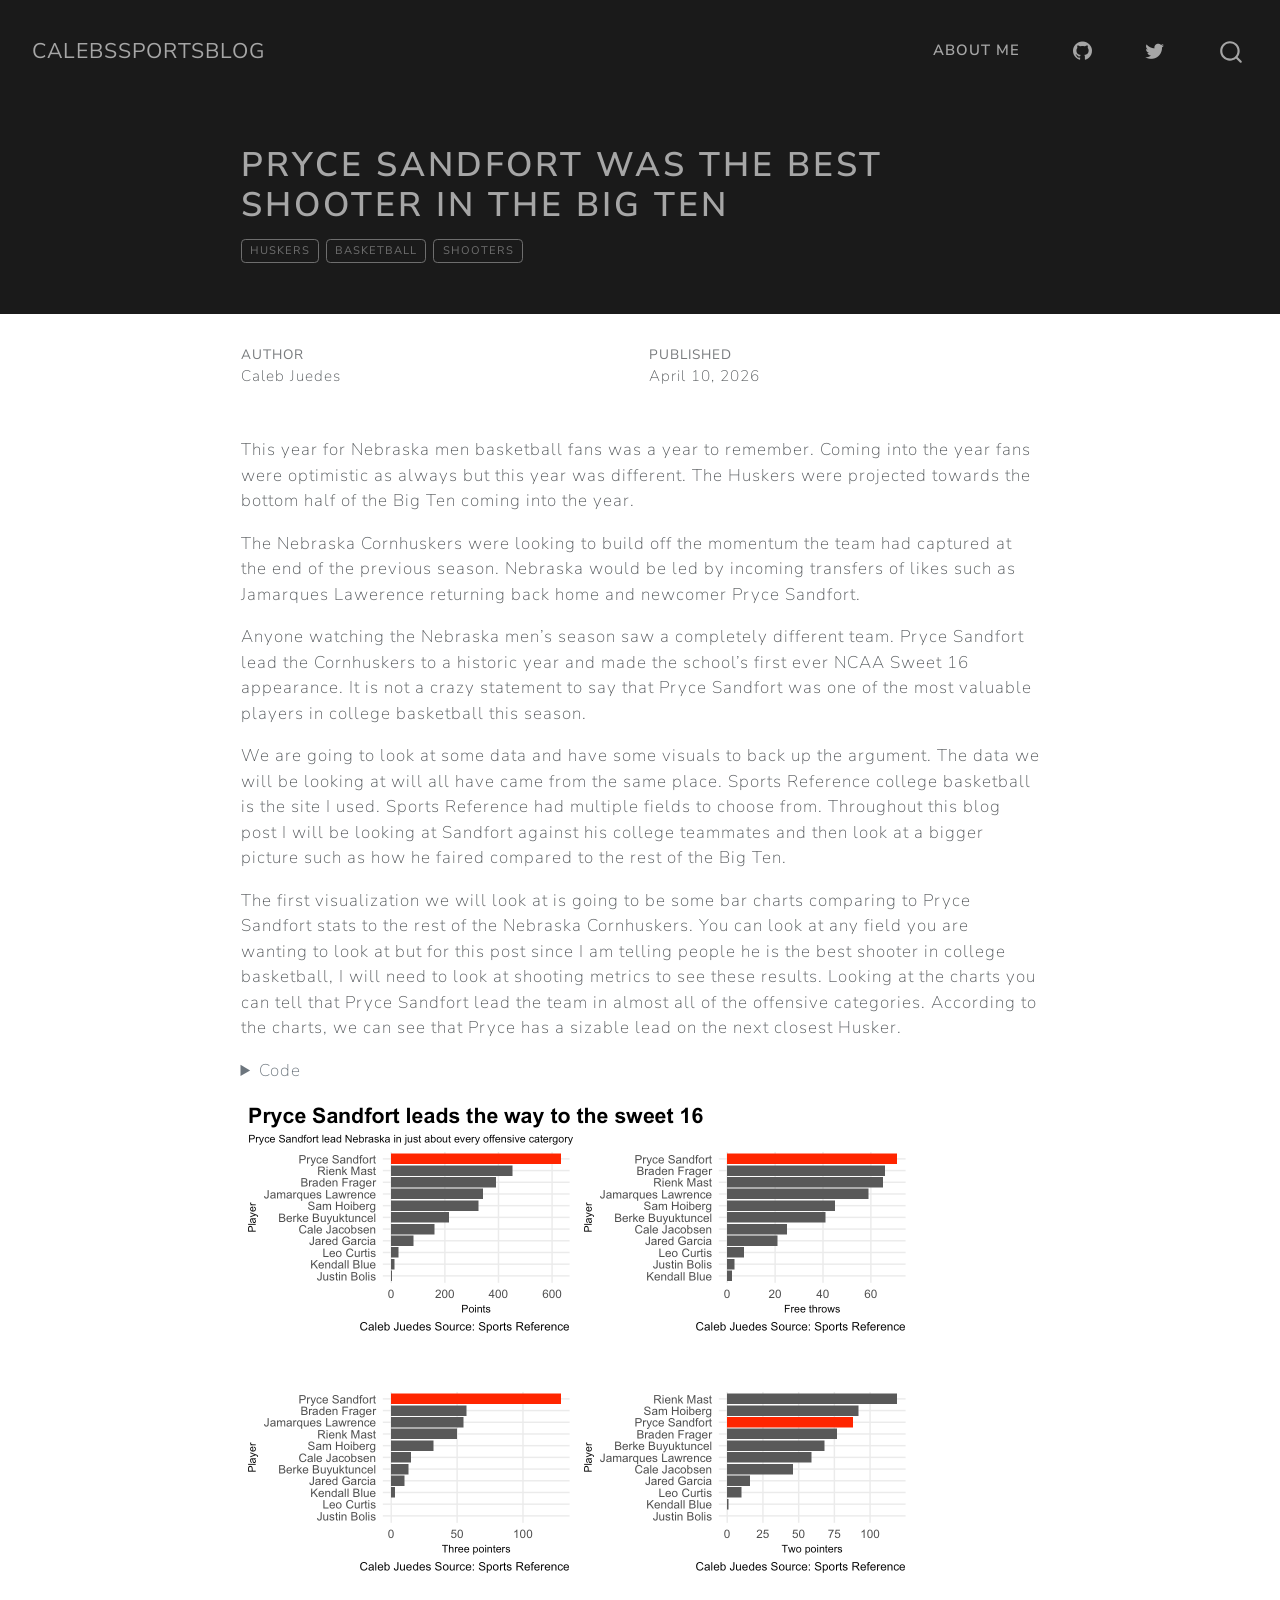
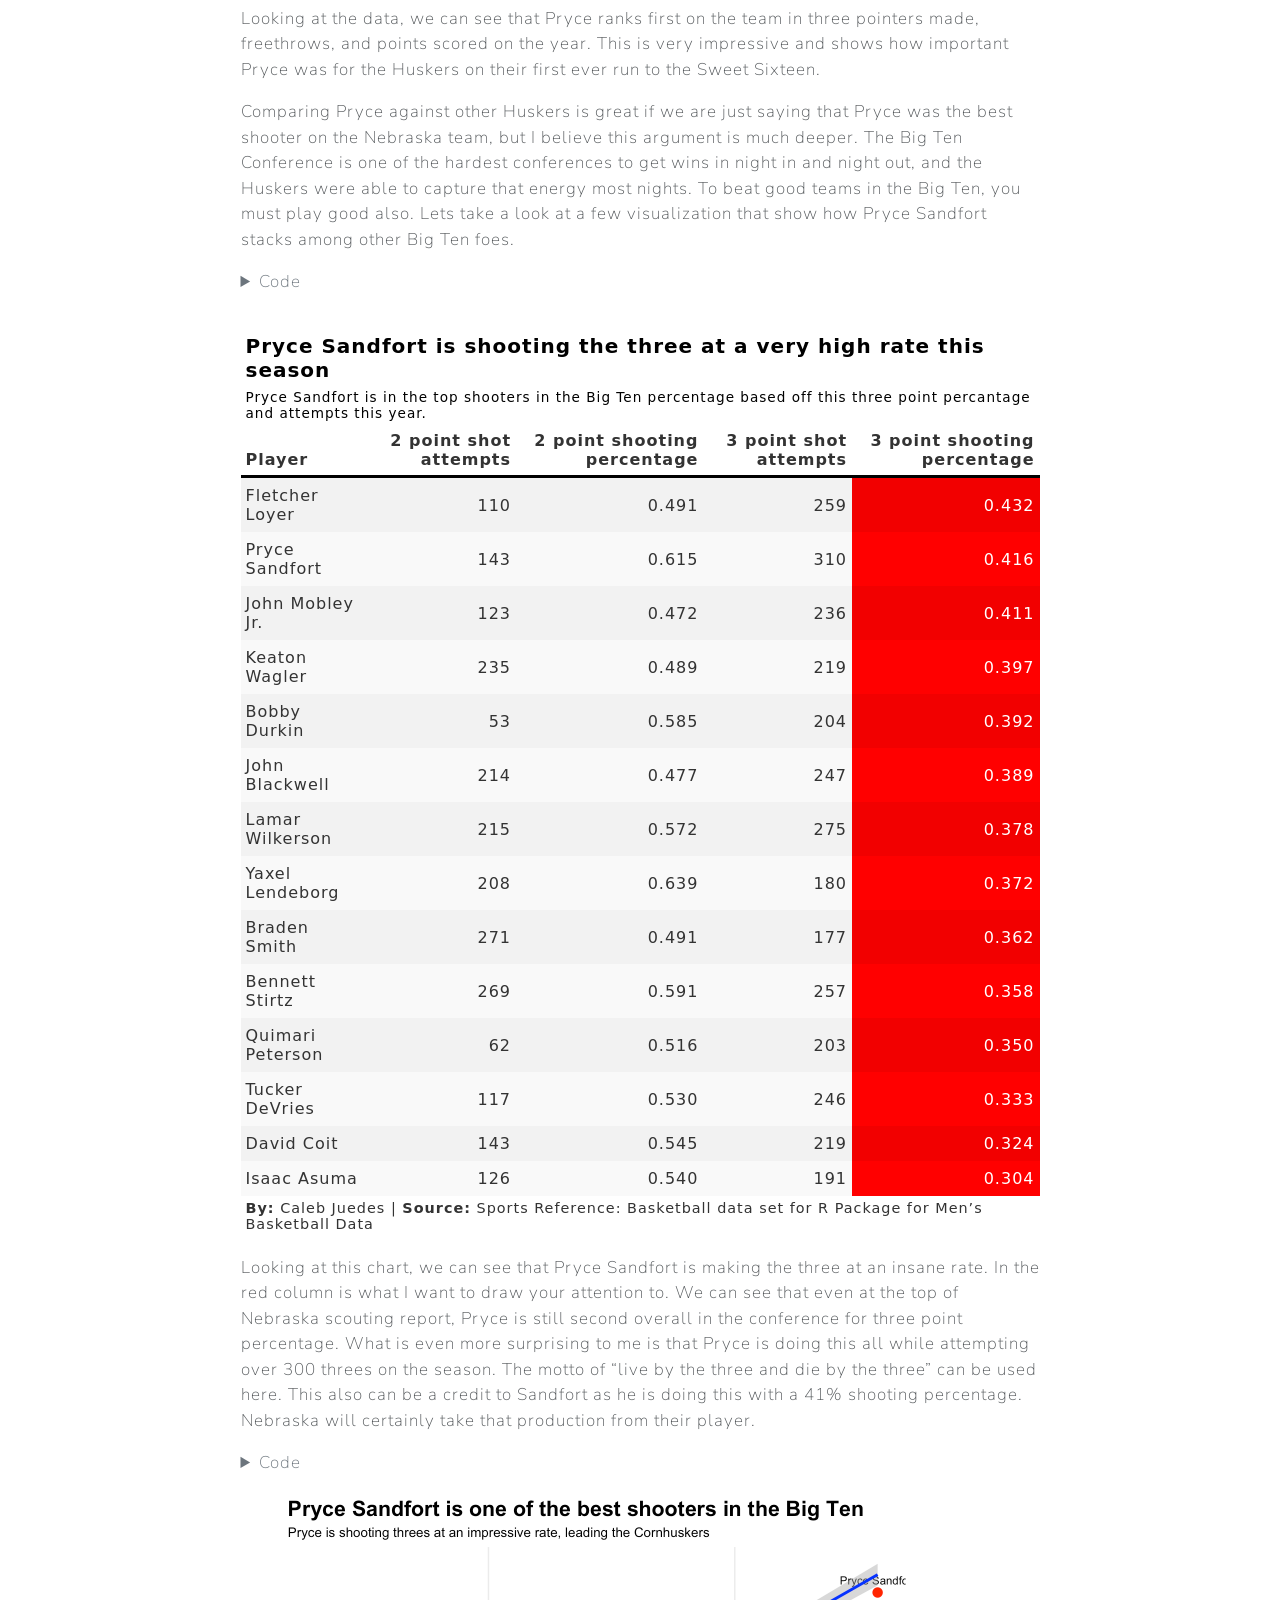
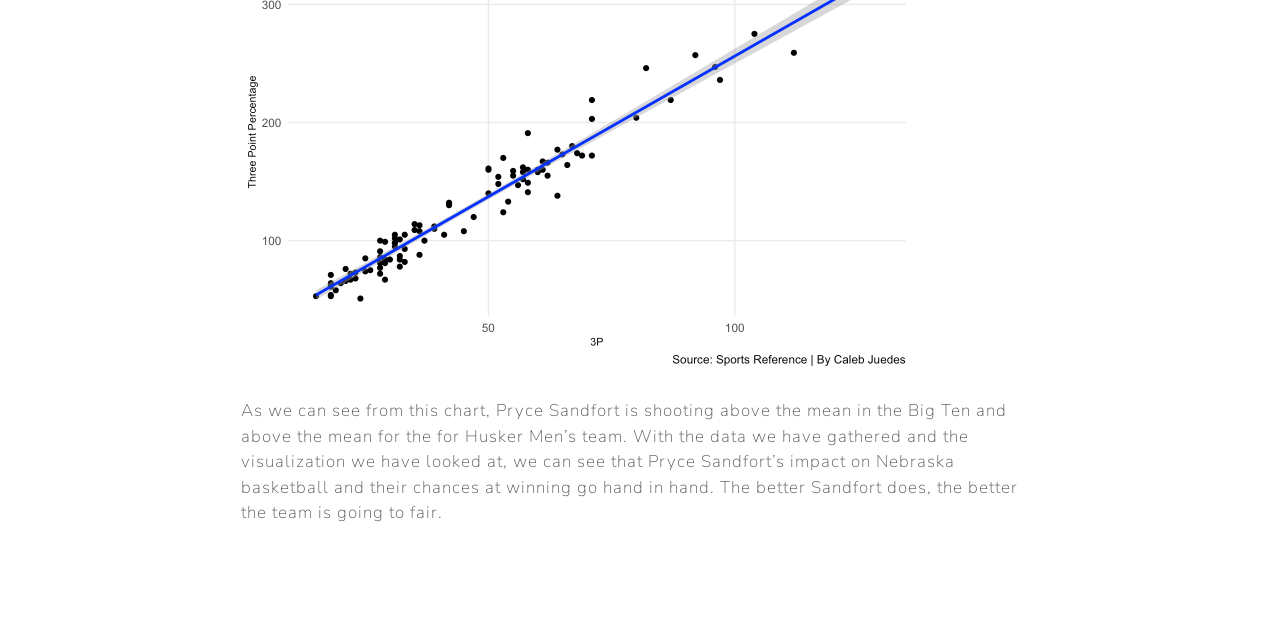
<file: posts/pryce-sanford-nebraska/index.html>
<!DOCTYPE html>
<html xmlns="http://www.w3.org/1999/xhtml" lang="en" xml:lang="en"><head>

<meta charset="utf-8">
<meta name="generator" content="quarto-1.8.25">

<meta name="viewport" content="width=device-width, initial-scale=1.0, user-scalable=yes">

<meta name="author" content="Caleb Juedes">
<meta name="dcterms.date" content="2026-04-10">

<title>Pryce Sandfort was the best shooter in the Big ten – calebssportsblog</title>
<style>
code{white-space: pre-wrap;}
span.smallcaps{font-variant: small-caps;}
div.columns{display: flex; gap: min(4vw, 1.5em);}
div.column{flex: auto; overflow-x: auto;}
div.hanging-indent{margin-left: 1.5em; text-indent: -1.5em;}
ul.task-list{list-style: none;}
ul.task-list li input[type="checkbox"] {
  width: 0.8em;
  margin: 0 0.8em 0.2em -1em; /* quarto-specific, see https://github.com/quarto-dev/quarto-cli/issues/4556 */ 
  vertical-align: middle;
}
/* CSS for syntax highlighting */
html { -webkit-text-size-adjust: 100%; }
pre > code.sourceCode { white-space: pre; position: relative; }
pre > code.sourceCode > span { display: inline-block; line-height: 1.25; }
pre > code.sourceCode > span:empty { height: 1.2em; }
.sourceCode { overflow: visible; }
code.sourceCode > span { color: inherit; text-decoration: inherit; }
div.sourceCode { margin: 1em 0; }
pre.sourceCode { margin: 0; }
@media screen {
div.sourceCode { overflow: auto; }
}
@media print {
pre > code.sourceCode { white-space: pre-wrap; }
pre > code.sourceCode > span { text-indent: -5em; padding-left: 5em; }
}
pre.numberSource code
  { counter-reset: source-line 0; }
pre.numberSource code > span
  { position: relative; left: -4em; counter-increment: source-line; }
pre.numberSource code > span > a:first-child::before
  { content: counter(source-line);
    position: relative; left: -1em; text-align: right; vertical-align: baseline;
    border: none; display: inline-block;
    -webkit-touch-callout: none; -webkit-user-select: none;
    -khtml-user-select: none; -moz-user-select: none;
    -ms-user-select: none; user-select: none;
    padding: 0 4px; width: 4em;
  }
pre.numberSource { margin-left: 3em;  padding-left: 4px; }
div.sourceCode
  {   }
@media screen {
pre > code.sourceCode > span > a:first-child::before { text-decoration: underline; }
}
</style>


<script src="../../site_libs/quarto-nav/quarto-nav.js"></script>
<script src="../../site_libs/quarto-nav/headroom.min.js"></script>
<script src="../../site_libs/clipboard/clipboard.min.js"></script>
<script src="../../site_libs/quarto-search/autocomplete.umd.js"></script>
<script src="../../site_libs/quarto-search/fuse.min.js"></script>
<script src="../../site_libs/quarto-search/quarto-search.js"></script>
<meta name="quarto:offset" content="../../">
<script src="../../site_libs/quarto-html/quarto.js" type="module"></script>
<script src="../../site_libs/quarto-html/tabsets/tabsets.js" type="module"></script>
<script src="../../site_libs/quarto-html/axe/axe-check.js" type="module"></script>
<script src="../../site_libs/quarto-html/popper.min.js"></script>
<script src="../../site_libs/quarto-html/tippy.umd.min.js"></script>
<script src="../../site_libs/quarto-html/anchor.min.js"></script>
<link href="../../site_libs/quarto-html/tippy.css" rel="stylesheet">
<link href="../../site_libs/quarto-html/quarto-syntax-highlighting-7b89279ff1a6dce999919e0e67d4d9ec.css" rel="stylesheet" id="quarto-text-highlighting-styles">
<script src="../../site_libs/bootstrap/bootstrap.min.js"></script>
<link href="../../site_libs/bootstrap/bootstrap-icons.css" rel="stylesheet">
<link href="../../site_libs/bootstrap/bootstrap-43d83fb53118eadead3fd57b44b9b715.min.css" rel="stylesheet" append-hash="true" id="quarto-bootstrap" data-mode="light">
<script id="quarto-search-options" type="application/json">{
  "location": "navbar",
  "copy-button": false,
  "collapse-after": 3,
  "panel-placement": "end",
  "type": "overlay",
  "limit": 50,
  "keyboard-shortcut": [
    "f",
    "/",
    "s"
  ],
  "show-item-context": false,
  "language": {
    "search-no-results-text": "No results",
    "search-matching-documents-text": "matching documents",
    "search-copy-link-title": "Copy link to search",
    "search-hide-matches-text": "Hide additional matches",
    "search-more-match-text": "more match in this document",
    "search-more-matches-text": "more matches in this document",
    "search-clear-button-title": "Clear",
    "search-text-placeholder": "",
    "search-detached-cancel-button-title": "Cancel",
    "search-submit-button-title": "Submit",
    "search-label": "Search"
  }
}</script>


<link rel="stylesheet" href="../../styles.css">
</head>

<body class="nav-fixed fullcontent quarto-light">

<div id="quarto-search-results"></div>
  <header id="quarto-header" class="headroom fixed-top quarto-banner">
    <nav class="navbar navbar-expand-lg " data-bs-theme="dark">
      <div class="navbar-container container-fluid">
      <div class="navbar-brand-container mx-auto">
    <a href="../../index.html" class="navbar-brand navbar-brand-logo">
    </a>
    <a class="navbar-brand" href="../../index.html">
    <span class="navbar-title">calebssportsblog</span>
    </a>
  </div>
            <div id="quarto-search" class="" title="Search"></div>
          <button class="navbar-toggler" type="button" data-bs-toggle="collapse" data-bs-target="#navbarCollapse" aria-controls="navbarCollapse" role="menu" aria-expanded="false" aria-label="Toggle navigation" onclick="if (window.quartoToggleHeadroom) { window.quartoToggleHeadroom(); }">
  <span class="navbar-toggler-icon"></span>
</button>
          <div class="collapse navbar-collapse" id="navbarCollapse">
            <ul class="navbar-nav navbar-nav-scroll ms-auto">
  <li class="nav-item">
    <a class="nav-link" href="../../about.html"> 
<span class="menu-text">About me</span></a>
  </li>  
  <li class="nav-item compact">
    <a class="nav-link" href="https://github.com/calebjuedes"> <i class="bi bi-github" role="img">
</i> 
<span class="menu-text"></span></a>
  </li>  
  <li class="nav-item compact">
    <a class="nav-link" href="https://twitter.com/JuedesCaleb"> <i class="bi bi-twitter" role="img">
</i> 
<span class="menu-text"></span></a>
  </li>  
</ul>
          </div> <!-- /navcollapse -->
            <div class="quarto-navbar-tools">
</div>
      </div> <!-- /container-fluid -->
    </nav>
</header>
<!-- content -->
<header id="title-block-header" class="quarto-title-block default page-columns page-full">
  <div class="quarto-title-banner page-columns page-full">
    <div class="quarto-title column-body">
      <h1 class="title">Pryce Sandfort was the best shooter in the Big ten</h1>
                                <div class="quarto-categories">
                <div class="quarto-category">huskers</div>
                <div class="quarto-category">basketball</div>
                <div class="quarto-category">shooters</div>
              </div>
                  </div>
  </div>
    
  
  <div class="quarto-title-meta">

      <div>
      <div class="quarto-title-meta-heading">Author</div>
      <div class="quarto-title-meta-contents">
               <p>Caleb Juedes </p>
            </div>
    </div>
      
      <div>
      <div class="quarto-title-meta-heading">Published</div>
      <div class="quarto-title-meta-contents">
        <p class="date">April 10, 2026</p>
      </div>
    </div>
    
      
    </div>
    
  
  </header><div id="quarto-content" class="quarto-container page-columns page-rows-contents page-layout-article page-navbar">
<!-- sidebar -->
<!-- margin-sidebar -->
    
<!-- main -->
<main class="content quarto-banner-title-block" id="quarto-document-content">





<p>This year for Nebraska men basketball fans was a year to remember. Coming into the year fans were optimistic as always but this year was different. The Huskers were projected towards the bottom half of the Big Ten coming into the year.</p>
<p>The Nebraska Cornhuskers were looking to build off the momentum the team had captured at the end of the previous season. Nebraska would be led by incoming transfers of likes such as Jamarques Lawerence returning back home and newcomer Pryce Sandfort.</p>
<p>Anyone watching the Nebraska men’s season saw a completely different team. Pryce Sandfort lead the Cornhuskers to a historic year and made the school’s first ever NCAA Sweet 16 appearance. It is not a crazy statement to say that Pryce Sandfort was one of the most valuable players in college basketball this season.</p>
<p>We are going to look at some data and have some visuals to back up the argument. The data we will be looking at will all have came from the same place. Sports Reference college basketball is the site I used. Sports Reference had multiple fields to choose from. Throughout this blog post I will be looking at Sandfort against his college teammates and then look at a bigger picture such as how he faired compared to the rest of the Big Ten.</p>
<p>The first visualization we will look at is going to be some bar charts comparing to Pryce Sandfort stats to the rest of the Nebraska Cornhuskers. You can look at any field you are wanting to look at but for this post since I am telling people he is the best shooter in college basketball, I will need to look at shooting metrics to see these results. Looking at the charts you can tell that Pryce Sandfort lead the team in almost all of the offensive categories. According to the charts, we can see that Pryce has a sizable lead on the next closest Husker.</p>
<div class="cell">
<details class="code-fold">
<summary>Code</summary>
<div class="code-copy-outer-scaffold"><div class="sourceCode cell-code" id="cb1"><pre class="sourceCode r code-with-copy"><code class="sourceCode r"><span id="cb1-1"><a href="#cb1-1" aria-hidden="true" tabindex="-1"></a><span class="fu">library</span>(tidyverse)</span>
<span id="cb1-2"><a href="#cb1-2" aria-hidden="true" tabindex="-1"></a><span class="fu">library</span>(cowplot)</span>
<span id="cb1-3"><a href="#cb1-3" aria-hidden="true" tabindex="-1"></a></span>
<span id="cb1-4"><a href="#cb1-4" aria-hidden="true" tabindex="-1"></a>nebraskaball<span class="ot">&lt;-</span> <span class="fu">read_csv</span>(<span class="st">"Nebraskaball.csv"</span>)<span class="sc">|&gt;</span></span>
<span id="cb1-5"><a href="#cb1-5" aria-hidden="true" tabindex="-1"></a><span class="fu">filter</span>( MP <span class="sc">&gt;</span> <span class="dv">5</span>)<span class="sc">|&gt;</span></span>
<span id="cb1-6"><a href="#cb1-6" aria-hidden="true" tabindex="-1"></a><span class="fu">filter</span>(G <span class="sc">&gt;</span> <span class="dv">10</span>)</span>
<span id="cb1-7"><a href="#cb1-7" aria-hidden="true" tabindex="-1"></a></span>
<span id="cb1-8"><a href="#cb1-8" aria-hidden="true" tabindex="-1"></a></span>
<span id="cb1-9"><a href="#cb1-9" aria-hidden="true" tabindex="-1"></a>Pryce_sandfort <span class="ot">&lt;-</span> nebraskaball <span class="sc">|&gt;</span></span>
<span id="cb1-10"><a href="#cb1-10" aria-hidden="true" tabindex="-1"></a>  <span class="fu">filter</span>(</span>
<span id="cb1-11"><a href="#cb1-11" aria-hidden="true" tabindex="-1"></a>    Player<span class="sc">==</span> <span class="st">"Pryce Sandfort"</span></span>
<span id="cb1-12"><a href="#cb1-12" aria-hidden="true" tabindex="-1"></a>  )</span>
<span id="cb1-13"><a href="#cb1-13" aria-hidden="true" tabindex="-1"></a></span>
<span id="cb1-14"><a href="#cb1-14" aria-hidden="true" tabindex="-1"></a>bar1<span class="ot">&lt;-</span> <span class="fu">ggplot</span>() <span class="sc">+</span> </span>
<span id="cb1-15"><a href="#cb1-15" aria-hidden="true" tabindex="-1"></a>  <span class="fu">geom_bar</span>(<span class="at">data=</span>nebraskaball, <span class="fu">aes</span>(<span class="at">x=</span><span class="fu">reorder</span>(Player, PTS), <span class="at">weight=</span>PTS)) <span class="sc">+</span> </span>
<span id="cb1-16"><a href="#cb1-16" aria-hidden="true" tabindex="-1"></a>  <span class="fu">geom_bar</span>(<span class="at">data=</span>Pryce_sandfort, <span class="fu">aes</span>(<span class="at">x=</span><span class="fu">reorder</span>(Player, PTS), <span class="at">weight=</span>PTS), <span class="at">fill=</span><span class="st">"red"</span>)<span class="sc">+</span></span>
<span id="cb1-17"><a href="#cb1-17" aria-hidden="true" tabindex="-1"></a>  <span class="fu">coord_flip</span>()<span class="sc">+</span></span>
<span id="cb1-18"><a href="#cb1-18" aria-hidden="true" tabindex="-1"></a><span class="fu">labs</span>(</span>
<span id="cb1-19"><a href="#cb1-19" aria-hidden="true" tabindex="-1"></a>    <span class="at">title =</span> <span class="st">"Pryce Sandfort leads the way to the sweet 16"</span>,</span>
<span id="cb1-20"><a href="#cb1-20" aria-hidden="true" tabindex="-1"></a>    <span class="at">subtitle =</span> <span class="st">"Pryce Sandfort lead Nebraska in just about every offensive catergory"</span>,</span>
<span id="cb1-21"><a href="#cb1-21" aria-hidden="true" tabindex="-1"></a>    <span class="at">caption =</span> <span class="st">"Caleb Juedes Source: Sports Reference"</span>,</span>
<span id="cb1-22"><a href="#cb1-22" aria-hidden="true" tabindex="-1"></a>    <span class="at">x =</span> <span class="st">"Player"</span>,</span>
<span id="cb1-23"><a href="#cb1-23" aria-hidden="true" tabindex="-1"></a>    <span class="at">y =</span> <span class="st">"Points"</span></span>
<span id="cb1-24"><a href="#cb1-24" aria-hidden="true" tabindex="-1"></a>  ) <span class="sc">+</span></span>
<span id="cb1-25"><a href="#cb1-25" aria-hidden="true" tabindex="-1"></a>  <span class="fu">theme_minimal</span>() <span class="sc">+</span></span>
<span id="cb1-26"><a href="#cb1-26" aria-hidden="true" tabindex="-1"></a>  <span class="fu">theme</span>(</span>
<span id="cb1-27"><a href="#cb1-27" aria-hidden="true" tabindex="-1"></a>    <span class="at">plot.title =</span> <span class="fu">element_text</span>(<span class="at">size =</span> <span class="dv">16</span>, <span class="at">face =</span> <span class="st">"bold"</span>),</span>
<span id="cb1-28"><a href="#cb1-28" aria-hidden="true" tabindex="-1"></a>    <span class="at">axis.title =</span> <span class="fu">element_text</span>(<span class="at">size =</span> <span class="dv">8</span>),</span>
<span id="cb1-29"><a href="#cb1-29" aria-hidden="true" tabindex="-1"></a>    <span class="at">plot.subtitle =</span> <span class="fu">element_text</span>(<span class="at">size =</span> <span class="dv">8</span>),</span>
<span id="cb1-30"><a href="#cb1-30" aria-hidden="true" tabindex="-1"></a>    <span class="at">panel.grid.minor =</span> <span class="fu">element_blank</span>(),</span>
<span id="cb1-31"><a href="#cb1-31" aria-hidden="true" tabindex="-1"></a>    <span class="at">plot.title.position =</span> <span class="st">"plot"</span>)</span>
<span id="cb1-32"><a href="#cb1-32" aria-hidden="true" tabindex="-1"></a>bar2<span class="ot">&lt;-</span> <span class="fu">ggplot</span>() <span class="sc">+</span> </span>
<span id="cb1-33"><a href="#cb1-33" aria-hidden="true" tabindex="-1"></a>  <span class="fu">geom_bar</span>(<span class="at">data=</span>nebraskaball, <span class="fu">aes</span>(<span class="at">x=</span><span class="fu">reorder</span>(Player, FT), <span class="at">weight=</span>FT)) <span class="sc">+</span> </span>
<span id="cb1-34"><a href="#cb1-34" aria-hidden="true" tabindex="-1"></a>  <span class="fu">geom_bar</span>(<span class="at">data=</span>Pryce_sandfort, <span class="fu">aes</span>(<span class="at">x=</span><span class="fu">reorder</span>(Player, FT), <span class="at">weight=</span>FT), <span class="at">fill=</span><span class="st">"red"</span>)<span class="sc">+</span></span>
<span id="cb1-35"><a href="#cb1-35" aria-hidden="true" tabindex="-1"></a>  <span class="fu">coord_flip</span>()<span class="sc">+</span> </span>
<span id="cb1-36"><a href="#cb1-36" aria-hidden="true" tabindex="-1"></a>  <span class="fu">labs</span>(</span>
<span id="cb1-37"><a href="#cb1-37" aria-hidden="true" tabindex="-1"></a>    <span class="at">title =</span> <span class="st">""</span>,</span>
<span id="cb1-38"><a href="#cb1-38" aria-hidden="true" tabindex="-1"></a>    <span class="at">subtitle =</span> <span class="st">""</span>,</span>
<span id="cb1-39"><a href="#cb1-39" aria-hidden="true" tabindex="-1"></a>    <span class="at">caption =</span> <span class="st">"Caleb Juedes Source: Sports Reference"</span>,</span>
<span id="cb1-40"><a href="#cb1-40" aria-hidden="true" tabindex="-1"></a>    <span class="at">x =</span> <span class="st">"Player"</span>,</span>
<span id="cb1-41"><a href="#cb1-41" aria-hidden="true" tabindex="-1"></a>    <span class="at">y =</span> <span class="st">"Free throws"</span></span>
<span id="cb1-42"><a href="#cb1-42" aria-hidden="true" tabindex="-1"></a>  ) <span class="sc">+</span></span>
<span id="cb1-43"><a href="#cb1-43" aria-hidden="true" tabindex="-1"></a>  <span class="fu">theme_minimal</span>() <span class="sc">+</span></span>
<span id="cb1-44"><a href="#cb1-44" aria-hidden="true" tabindex="-1"></a>  <span class="fu">theme</span>(</span>
<span id="cb1-45"><a href="#cb1-45" aria-hidden="true" tabindex="-1"></a>    <span class="at">plot.title =</span> <span class="fu">element_text</span>(<span class="at">size =</span> <span class="dv">16</span>, <span class="at">face =</span> <span class="st">"bold"</span>),</span>
<span id="cb1-46"><a href="#cb1-46" aria-hidden="true" tabindex="-1"></a>    <span class="at">axis.title =</span> <span class="fu">element_text</span>(<span class="at">size =</span> <span class="dv">8</span>),</span>
<span id="cb1-47"><a href="#cb1-47" aria-hidden="true" tabindex="-1"></a>    <span class="at">plot.subtitle =</span> <span class="fu">element_text</span>(<span class="at">size =</span> <span class="dv">8</span>),</span>
<span id="cb1-48"><a href="#cb1-48" aria-hidden="true" tabindex="-1"></a>    <span class="at">panel.grid.minor =</span> <span class="fu">element_blank</span>(),</span>
<span id="cb1-49"><a href="#cb1-49" aria-hidden="true" tabindex="-1"></a>    <span class="at">plot.title.position =</span> <span class="st">"plot"</span></span>
<span id="cb1-50"><a href="#cb1-50" aria-hidden="true" tabindex="-1"></a>  ) </span>
<span id="cb1-51"><a href="#cb1-51" aria-hidden="true" tabindex="-1"></a>bar3<span class="ot">&lt;-</span><span class="fu">ggplot</span>() <span class="sc">+</span> </span>
<span id="cb1-52"><a href="#cb1-52" aria-hidden="true" tabindex="-1"></a>  <span class="fu">geom_bar</span>(<span class="at">data=</span>nebraskaball, <span class="fu">aes</span>(<span class="at">x=</span><span class="fu">reorder</span>(Player, <span class="st">`</span><span class="at">3P</span><span class="st">`</span>), <span class="at">weight=</span><span class="st">`</span><span class="at">3P</span><span class="st">`</span>)) <span class="sc">+</span> </span>
<span id="cb1-53"><a href="#cb1-53" aria-hidden="true" tabindex="-1"></a>  <span class="fu">geom_bar</span>(<span class="at">data=</span>Pryce_sandfort, <span class="fu">aes</span>(<span class="at">x=</span><span class="fu">reorder</span>(Player, <span class="st">`</span><span class="at">3P</span><span class="st">`</span>), <span class="at">weight=</span><span class="st">`</span><span class="at">3P</span><span class="st">`</span>), <span class="at">fill=</span><span class="st">"red"</span>)<span class="sc">+</span></span>
<span id="cb1-54"><a href="#cb1-54" aria-hidden="true" tabindex="-1"></a>  <span class="fu">coord_flip</span>() <span class="sc">+</span></span>
<span id="cb1-55"><a href="#cb1-55" aria-hidden="true" tabindex="-1"></a>  <span class="fu">labs</span>(</span>
<span id="cb1-56"><a href="#cb1-56" aria-hidden="true" tabindex="-1"></a>    <span class="at">title =</span> <span class="st">""</span>,</span>
<span id="cb1-57"><a href="#cb1-57" aria-hidden="true" tabindex="-1"></a>    <span class="at">subtitle =</span> <span class="st">""</span>,</span>
<span id="cb1-58"><a href="#cb1-58" aria-hidden="true" tabindex="-1"></a>    <span class="at">caption =</span> <span class="st">"Caleb Juedes Source: Sports Reference"</span>,</span>
<span id="cb1-59"><a href="#cb1-59" aria-hidden="true" tabindex="-1"></a>    <span class="at">x =</span> <span class="st">"Player"</span>,</span>
<span id="cb1-60"><a href="#cb1-60" aria-hidden="true" tabindex="-1"></a>    <span class="at">y =</span> <span class="st">"Three pointers"</span></span>
<span id="cb1-61"><a href="#cb1-61" aria-hidden="true" tabindex="-1"></a>  ) <span class="sc">+</span></span>
<span id="cb1-62"><a href="#cb1-62" aria-hidden="true" tabindex="-1"></a>  <span class="fu">theme_minimal</span>() <span class="sc">+</span></span>
<span id="cb1-63"><a href="#cb1-63" aria-hidden="true" tabindex="-1"></a>  <span class="fu">theme</span>(</span>
<span id="cb1-64"><a href="#cb1-64" aria-hidden="true" tabindex="-1"></a>    <span class="at">plot.title =</span> <span class="fu">element_text</span>(<span class="at">size =</span> <span class="dv">16</span>, <span class="at">face =</span> <span class="st">"bold"</span>),</span>
<span id="cb1-65"><a href="#cb1-65" aria-hidden="true" tabindex="-1"></a>    <span class="at">axis.title =</span> <span class="fu">element_text</span>(<span class="at">size =</span> <span class="dv">8</span>),</span>
<span id="cb1-66"><a href="#cb1-66" aria-hidden="true" tabindex="-1"></a>    <span class="at">plot.subtitle =</span> <span class="fu">element_text</span>(<span class="at">size =</span> <span class="dv">8</span>),</span>
<span id="cb1-67"><a href="#cb1-67" aria-hidden="true" tabindex="-1"></a>    <span class="at">panel.grid.minor =</span> <span class="fu">element_blank</span>(),</span>
<span id="cb1-68"><a href="#cb1-68" aria-hidden="true" tabindex="-1"></a>    <span class="at">plot.title.position =</span> <span class="st">"plot"</span></span>
<span id="cb1-69"><a href="#cb1-69" aria-hidden="true" tabindex="-1"></a>  ) </span>
<span id="cb1-70"><a href="#cb1-70" aria-hidden="true" tabindex="-1"></a>bar4<span class="ot">&lt;-</span><span class="fu">ggplot</span>() <span class="sc">+</span> </span>
<span id="cb1-71"><a href="#cb1-71" aria-hidden="true" tabindex="-1"></a>  <span class="fu">geom_bar</span>(<span class="at">data=</span>nebraskaball, <span class="fu">aes</span>(<span class="at">x=</span><span class="fu">reorder</span>(Player, <span class="st">`</span><span class="at">2P</span><span class="st">`</span>), <span class="at">weight=</span><span class="st">`</span><span class="at">2P</span><span class="st">`</span>)) <span class="sc">+</span> </span>
<span id="cb1-72"><a href="#cb1-72" aria-hidden="true" tabindex="-1"></a>  <span class="fu">geom_bar</span>(<span class="at">data=</span>Pryce_sandfort, <span class="fu">aes</span>(<span class="at">x=</span><span class="fu">reorder</span>(Player, <span class="st">`</span><span class="at">2P</span><span class="st">`</span>), <span class="at">weight=</span><span class="st">`</span><span class="at">2P</span><span class="st">`</span>), <span class="at">fill=</span><span class="st">"red"</span>)<span class="sc">+</span></span>
<span id="cb1-73"><a href="#cb1-73" aria-hidden="true" tabindex="-1"></a>  <span class="fu">coord_flip</span>()<span class="sc">+</span></span>
<span id="cb1-74"><a href="#cb1-74" aria-hidden="true" tabindex="-1"></a>  <span class="fu">labs</span>(</span>
<span id="cb1-75"><a href="#cb1-75" aria-hidden="true" tabindex="-1"></a>    <span class="at">title =</span> <span class="st">""</span>,</span>
<span id="cb1-76"><a href="#cb1-76" aria-hidden="true" tabindex="-1"></a>    <span class="at">subtitle =</span> <span class="st">""</span>,</span>
<span id="cb1-77"><a href="#cb1-77" aria-hidden="true" tabindex="-1"></a>    <span class="at">caption =</span> <span class="st">"Caleb Juedes Source: Sports Reference"</span>,</span>
<span id="cb1-78"><a href="#cb1-78" aria-hidden="true" tabindex="-1"></a>    <span class="at">x =</span> <span class="st">"Player"</span>,</span>
<span id="cb1-79"><a href="#cb1-79" aria-hidden="true" tabindex="-1"></a>    <span class="at">y =</span> <span class="st">"Two pointers"</span></span>
<span id="cb1-80"><a href="#cb1-80" aria-hidden="true" tabindex="-1"></a>  ) <span class="sc">+</span></span>
<span id="cb1-81"><a href="#cb1-81" aria-hidden="true" tabindex="-1"></a>  <span class="fu">theme_minimal</span>() <span class="sc">+</span></span>
<span id="cb1-82"><a href="#cb1-82" aria-hidden="true" tabindex="-1"></a>  <span class="fu">theme</span>(</span>
<span id="cb1-83"><a href="#cb1-83" aria-hidden="true" tabindex="-1"></a>    <span class="at">plot.title =</span> <span class="fu">element_text</span>(<span class="at">size =</span> <span class="dv">16</span>, <span class="at">face =</span> <span class="st">"bold"</span>),</span>
<span id="cb1-84"><a href="#cb1-84" aria-hidden="true" tabindex="-1"></a>    <span class="at">axis.title =</span> <span class="fu">element_text</span>(<span class="at">size =</span> <span class="dv">8</span>),</span>
<span id="cb1-85"><a href="#cb1-85" aria-hidden="true" tabindex="-1"></a>    <span class="at">plot.subtitle =</span> <span class="fu">element_text</span>(<span class="at">size =</span> <span class="dv">8</span>),</span>
<span id="cb1-86"><a href="#cb1-86" aria-hidden="true" tabindex="-1"></a>    <span class="at">panel.grid.minor =</span> <span class="fu">element_blank</span>(),</span>
<span id="cb1-87"><a href="#cb1-87" aria-hidden="true" tabindex="-1"></a>    <span class="at">plot.title.position =</span> <span class="st">"plot"</span></span>
<span id="cb1-88"><a href="#cb1-88" aria-hidden="true" tabindex="-1"></a>  )</span>
<span id="cb1-89"><a href="#cb1-89" aria-hidden="true" tabindex="-1"></a>  <span class="fu">plot_grid</span> (bar1, bar2, bar3, bar4)</span></code></pre></div><button title="Copy to Clipboard" class="code-copy-button"><i class="bi"></i></button></div>
</details>
<div class="cell-output-display">
<div>
<figure class="figure">
<p><img src="index_files/figure-html/unnamed-chunk-1-1.png" class="img-fluid figure-img" width="672"></p>
</figure>
</div>
</div>
</div>
<p>Looking at the data, we can see that Pryce ranks first on the team in three pointers made, freethrows, and points scored on the year. This is very impressive and shows how important Pryce was for the Huskers on their first ever run to the Sweet Sixteen.</p>
<p>Comparing Pryce against other Huskers is great if we are just saying that Pryce was the best shooter on the Nebraska team, but I believe this argument is much deeper. The Big Ten Conference is one of the hardest conferences to get wins in night in and night out, and the Huskers were able to capture that energy most nights. To beat good teams in the Big Ten, you must play good also. Lets take a look at a few visualization that show how Pryce Sandfort stacks among other Big Ten foes.</p>
<div class="cell">
<details class="code-fold">
<summary>Code</summary>
<div class="code-copy-outer-scaffold"><div class="sourceCode cell-code" id="cb2"><pre class="sourceCode r code-with-copy"><code class="sourceCode r"><span id="cb2-1"><a href="#cb2-1" aria-hidden="true" tabindex="-1"></a><span class="fu">library</span>(tidyverse)</span>
<span id="cb2-2"><a href="#cb2-2" aria-hidden="true" tabindex="-1"></a><span class="fu">library</span>(gt)</span>
<span id="cb2-3"><a href="#cb2-3" aria-hidden="true" tabindex="-1"></a></span>
<span id="cb2-4"><a href="#cb2-4" aria-hidden="true" tabindex="-1"></a>logs <span class="ot">&lt;-</span> <span class="fu">read_csv</span>(<span class="st">"Big_ten_2026.csv"</span>)</span>
<span id="cb2-5"><a href="#cb2-5" aria-hidden="true" tabindex="-1"></a></span>
<span id="cb2-6"><a href="#cb2-6" aria-hidden="true" tabindex="-1"></a>big10<span class="ot">&lt;-</span> logs<span class="sc">|&gt;</span></span>
<span id="cb2-7"><a href="#cb2-7" aria-hidden="true" tabindex="-1"></a>  <span class="fu">filter</span>(<span class="st">`</span><span class="at">3PA</span><span class="st">`</span> <span class="sc">&gt;</span> <span class="dv">175</span>)<span class="sc">|&gt;</span></span>
<span id="cb2-8"><a href="#cb2-8" aria-hidden="true" tabindex="-1"></a>  <span class="fu">select</span>(Player,<span class="st">`</span><span class="at">2P%</span><span class="st">`</span>,<span class="st">`</span><span class="at">2PA</span><span class="st">`</span>,<span class="st">`</span><span class="at">3P%</span><span class="st">`</span>,<span class="st">`</span><span class="at">3PA</span><span class="st">`</span>) <span class="sc">|&gt;</span></span>
<span id="cb2-9"><a href="#cb2-9" aria-hidden="true" tabindex="-1"></a>  <span class="fu">mutate_at</span>(<span class="fu">vars</span>(<span class="sc">-</span>Player), as.numeric) <span class="sc">|&gt;</span></span>
<span id="cb2-10"><a href="#cb2-10" aria-hidden="true" tabindex="-1"></a>  <span class="fu">select</span>(Player,<span class="st">`</span><span class="at">2PA</span><span class="st">`</span>,<span class="st">`</span><span class="at">2P%</span><span class="st">`</span>,<span class="st">`</span><span class="at">3PA</span><span class="st">`</span>,<span class="st">`</span><span class="at">3P%</span><span class="st">`</span>)<span class="sc">|&gt;</span></span>
<span id="cb2-11"><a href="#cb2-11" aria-hidden="true" tabindex="-1"></a>  <span class="fu">arrange</span>(<span class="fu">desc</span>(<span class="st">`</span><span class="at">3P%</span><span class="st">`</span>))</span>
<span id="cb2-12"><a href="#cb2-12" aria-hidden="true" tabindex="-1"></a></span>
<span id="cb2-13"><a href="#cb2-13" aria-hidden="true" tabindex="-1"></a>big10 <span class="sc">|&gt;</span></span>
<span id="cb2-14"><a href="#cb2-14" aria-hidden="true" tabindex="-1"></a>  <span class="fu">gt</span>()<span class="sc">|&gt;</span></span>
<span id="cb2-15"><a href="#cb2-15" aria-hidden="true" tabindex="-1"></a>  <span class="fu">cols_label</span>(</span>
<span id="cb2-16"><a href="#cb2-16" aria-hidden="true" tabindex="-1"></a>    <span class="st">`</span><span class="at">2PA</span><span class="st">`</span><span class="ot">=</span> <span class="st">"2 point shot attempts"</span>,</span>
<span id="cb2-17"><a href="#cb2-17" aria-hidden="true" tabindex="-1"></a>    <span class="st">`</span><span class="at">2P%</span><span class="st">`</span><span class="ot">=</span> <span class="st">"2 point shooting percentage"</span>,</span>
<span id="cb2-18"><a href="#cb2-18" aria-hidden="true" tabindex="-1"></a>    <span class="st">`</span><span class="at">3PA</span><span class="st">`</span><span class="ot">=</span> <span class="st">"3 point shot attempts"</span>,</span>
<span id="cb2-19"><a href="#cb2-19" aria-hidden="true" tabindex="-1"></a>    <span class="st">`</span><span class="at">3P%</span><span class="st">`</span><span class="ot">=</span> <span class="st">"3 point shooting percentage"</span></span>
<span id="cb2-20"><a href="#cb2-20" aria-hidden="true" tabindex="-1"></a>  )<span class="sc">|&gt;</span></span>
<span id="cb2-21"><a href="#cb2-21" aria-hidden="true" tabindex="-1"></a>  <span class="fu">tab_header</span>(</span>
<span id="cb2-22"><a href="#cb2-22" aria-hidden="true" tabindex="-1"></a>    <span class="at">title =</span> <span class="st">"Pryce Sandfort is shooting the three at a very high rate this season"</span>,</span>
<span id="cb2-23"><a href="#cb2-23" aria-hidden="true" tabindex="-1"></a>    <span class="at">subtitle=</span> <span class="st">"Pryce Sandfort is in the top shooters in the Big Ten percentage based off this three point percantage and attempts this year."</span> </span>
<span id="cb2-24"><a href="#cb2-24" aria-hidden="true" tabindex="-1"></a>  )<span class="sc">|&gt;</span></span>
<span id="cb2-25"><a href="#cb2-25" aria-hidden="true" tabindex="-1"></a>  <span class="fu">tab_style</span>(</span>
<span id="cb2-26"><a href="#cb2-26" aria-hidden="true" tabindex="-1"></a>    <span class="at">style =</span> <span class="fu">cell_text</span>(<span class="at">color =</span> <span class="st">"black"</span>, <span class="at">weight =</span> <span class="st">"bold"</span>, <span class="at">align =</span> <span class="st">"left"</span>),</span>
<span id="cb2-27"><a href="#cb2-27" aria-hidden="true" tabindex="-1"></a>    <span class="at">locations =</span> <span class="fu">cells_title</span>(<span class="st">"title"</span>)</span>
<span id="cb2-28"><a href="#cb2-28" aria-hidden="true" tabindex="-1"></a>  ) <span class="sc">|&gt;</span> <span class="fu">tab_style</span>(</span>
<span id="cb2-29"><a href="#cb2-29" aria-hidden="true" tabindex="-1"></a>    <span class="at">style =</span> <span class="fu">cell_text</span>(<span class="at">color =</span> <span class="st">"black"</span>, <span class="at">align =</span> <span class="st">"left"</span>),</span>
<span id="cb2-30"><a href="#cb2-30" aria-hidden="true" tabindex="-1"></a>    <span class="at">locations =</span> <span class="fu">cells_title</span>(<span class="st">"subtitle"</span>)) <span class="sc">|&gt;</span></span>
<span id="cb2-31"><a href="#cb2-31" aria-hidden="true" tabindex="-1"></a>  <span class="fu">tab_source_note</span>(</span>
<span id="cb2-32"><a href="#cb2-32" aria-hidden="true" tabindex="-1"></a>    <span class="at">source_note =</span> <span class="fu">md</span>(<span class="st">"**By:** Caleb Juedes  |  **Source:** Sports Reference: Basketball data set for R Package for Men's Basketball Data"</span>)</span>
<span id="cb2-33"><a href="#cb2-33" aria-hidden="true" tabindex="-1"></a>    ) <span class="sc">|&gt;</span></span>
<span id="cb2-34"><a href="#cb2-34" aria-hidden="true" tabindex="-1"></a>  <span class="fu">tab_style</span>(</span>
<span id="cb2-35"><a href="#cb2-35" aria-hidden="true" tabindex="-1"></a>    <span class="at">locations =</span> <span class="fu">cells_column_labels</span>(<span class="at">columns =</span> <span class="fu">everything</span>()),</span>
<span id="cb2-36"><a href="#cb2-36" aria-hidden="true" tabindex="-1"></a>    <span class="at">style =</span> <span class="fu">list</span>(</span>
<span id="cb2-37"><a href="#cb2-37" aria-hidden="true" tabindex="-1"></a>      <span class="fu">cell_borders</span>(<span class="at">sides =</span> <span class="st">"bottom"</span>, <span class="at">weight =</span> <span class="fu">px</span>(<span class="dv">3</span>)),</span>
<span id="cb2-38"><a href="#cb2-38" aria-hidden="true" tabindex="-1"></a>      <span class="fu">cell_text</span>(<span class="at">weight =</span> <span class="st">"bold"</span>, <span class="at">size =</span> <span class="dv">12</span>)</span>
<span id="cb2-39"><a href="#cb2-39" aria-hidden="true" tabindex="-1"></a>    )</span>
<span id="cb2-40"><a href="#cb2-40" aria-hidden="true" tabindex="-1"></a>  )<span class="sc">|&gt;</span></span>
<span id="cb2-41"><a href="#cb2-41" aria-hidden="true" tabindex="-1"></a>  <span class="fu">tab_style</span>(</span>
<span id="cb2-42"><a href="#cb2-42" aria-hidden="true" tabindex="-1"></a>    <span class="at">locations =</span> <span class="fu">cells_column_labels</span>(<span class="at">columns =</span> <span class="fu">everything</span>()),</span>
<span id="cb2-43"><a href="#cb2-43" aria-hidden="true" tabindex="-1"></a>    <span class="at">style =</span> <span class="fu">list</span>(</span>
<span id="cb2-44"><a href="#cb2-44" aria-hidden="true" tabindex="-1"></a>      <span class="fu">cell_borders</span>(<span class="at">sides =</span> <span class="st">"bottom"</span>, <span class="at">weight =</span> <span class="fu">px</span>(<span class="dv">3</span>)),</span>
<span id="cb2-45"><a href="#cb2-45" aria-hidden="true" tabindex="-1"></a>      <span class="fu">cell_text</span>(<span class="at">weight =</span> <span class="st">"bold"</span>, <span class="at">size =</span> <span class="dv">12</span>)</span>
<span id="cb2-46"><a href="#cb2-46" aria-hidden="true" tabindex="-1"></a>    )</span>
<span id="cb2-47"><a href="#cb2-47" aria-hidden="true" tabindex="-1"></a>  ) <span class="sc">|&gt;</span></span>
<span id="cb2-48"><a href="#cb2-48" aria-hidden="true" tabindex="-1"></a>  <span class="fu">opt_row_striping</span>() <span class="sc">|&gt;</span></span>
<span id="cb2-49"><a href="#cb2-49" aria-hidden="true" tabindex="-1"></a>  <span class="fu">opt_table_lines</span>(<span class="st">"none"</span>) <span class="sc">|&gt;</span></span>
<span id="cb2-50"><a href="#cb2-50" aria-hidden="true" tabindex="-1"></a><span class="fu">fmt_number</span>(</span>
<span id="cb2-51"><a href="#cb2-51" aria-hidden="true" tabindex="-1"></a>    <span class="at">columns =</span> <span class="fu">c</span>(<span class="st">`</span><span class="at">3P%</span><span class="st">`</span>),</span>
<span id="cb2-52"><a href="#cb2-52" aria-hidden="true" tabindex="-1"></a>    <span class="at">decimals =</span> <span class="dv">3</span></span>
<span id="cb2-53"><a href="#cb2-53" aria-hidden="true" tabindex="-1"></a>  ) <span class="sc">|&gt;</span></span>
<span id="cb2-54"><a href="#cb2-54" aria-hidden="true" tabindex="-1"></a>  <span class="fu">tab_style</span>(</span>
<span id="cb2-55"><a href="#cb2-55" aria-hidden="true" tabindex="-1"></a>    <span class="at">style =</span> <span class="fu">list</span>(</span>
<span id="cb2-56"><a href="#cb2-56" aria-hidden="true" tabindex="-1"></a>      <span class="fu">cell_fill</span>(<span class="at">color =</span> <span class="st">"red"</span>),</span>
<span id="cb2-57"><a href="#cb2-57" aria-hidden="true" tabindex="-1"></a>      <span class="fu">cell_text</span>(<span class="at">color =</span> <span class="st">"white"</span>)</span>
<span id="cb2-58"><a href="#cb2-58" aria-hidden="true" tabindex="-1"></a>    ),</span>
<span id="cb2-59"><a href="#cb2-59" aria-hidden="true" tabindex="-1"></a>    <span class="at">locations =</span> <span class="fu">cells_body</span>(<span class="at">columns =</span> <span class="st">`</span><span class="at">3P%</span><span class="st">`</span>)</span>
<span id="cb2-60"><a href="#cb2-60" aria-hidden="true" tabindex="-1"></a>  )</span></code></pre></div><button title="Copy to Clipboard" class="code-copy-button"><i class="bi"></i></button></div>
</details>
<div class="cell-output-display">
<div id="wcgaqjgjmq" style="padding-left:0px;padding-right:0px;padding-top:10px;padding-bottom:10px;overflow-x:auto;overflow-y:auto;width:auto;height:auto;">
<style>#wcgaqjgjmq table {
  font-family: system-ui, 'Segoe UI', Roboto, Helvetica, Arial, sans-serif, 'Apple Color Emoji', 'Segoe UI Emoji', 'Segoe UI Symbol', 'Noto Color Emoji';
  -webkit-font-smoothing: antialiased;
  -moz-osx-font-smoothing: grayscale;
}

#wcgaqjgjmq thead, #wcgaqjgjmq tbody, #wcgaqjgjmq tfoot, #wcgaqjgjmq tr, #wcgaqjgjmq td, #wcgaqjgjmq th {
  border-style: none;
}

#wcgaqjgjmq p {
  margin: 0;
  padding: 0;
}

#wcgaqjgjmq .gt_table {
  display: table;
  border-collapse: collapse;
  line-height: normal;
  margin-left: auto;
  margin-right: auto;
  color: #333333;
  font-size: 16px;
  font-weight: normal;
  font-style: normal;
  background-color: #FFFFFF;
  width: auto;
  border-top-style: none;
  border-top-width: 2px;
  border-top-color: #A8A8A8;
  border-right-style: none;
  border-right-width: 2px;
  border-right-color: #D3D3D3;
  border-bottom-style: none;
  border-bottom-width: 2px;
  border-bottom-color: #A8A8A8;
  border-left-style: none;
  border-left-width: 2px;
  border-left-color: #D3D3D3;
}

#wcgaqjgjmq .gt_caption {
  padding-top: 4px;
  padding-bottom: 4px;
}

#wcgaqjgjmq .gt_title {
  color: #333333;
  font-size: 125%;
  font-weight: initial;
  padding-top: 4px;
  padding-bottom: 4px;
  padding-left: 5px;
  padding-right: 5px;
  border-bottom-color: #FFFFFF;
  border-bottom-width: 0;
}

#wcgaqjgjmq .gt_subtitle {
  color: #333333;
  font-size: 85%;
  font-weight: initial;
  padding-top: 3px;
  padding-bottom: 5px;
  padding-left: 5px;
  padding-right: 5px;
  border-top-color: #FFFFFF;
  border-top-width: 0;
}

#wcgaqjgjmq .gt_heading {
  background-color: #FFFFFF;
  text-align: center;
  border-bottom-color: #FFFFFF;
  border-left-style: none;
  border-left-width: 1px;
  border-left-color: #D3D3D3;
  border-right-style: none;
  border-right-width: 1px;
  border-right-color: #D3D3D3;
}

#wcgaqjgjmq .gt_bottom_border {
  border-bottom-style: none;
  border-bottom-width: 2px;
  border-bottom-color: #D3D3D3;
}

#wcgaqjgjmq .gt_col_headings {
  border-top-style: none;
  border-top-width: 2px;
  border-top-color: #D3D3D3;
  border-bottom-style: none;
  border-bottom-width: 2px;
  border-bottom-color: #D3D3D3;
  border-left-style: none;
  border-left-width: 1px;
  border-left-color: #D3D3D3;
  border-right-style: none;
  border-right-width: 1px;
  border-right-color: #D3D3D3;
}

#wcgaqjgjmq .gt_col_heading {
  color: #333333;
  background-color: #FFFFFF;
  font-size: 100%;
  font-weight: normal;
  text-transform: inherit;
  border-left-style: none;
  border-left-width: 1px;
  border-left-color: #D3D3D3;
  border-right-style: none;
  border-right-width: 1px;
  border-right-color: #D3D3D3;
  vertical-align: bottom;
  padding-top: 5px;
  padding-bottom: 6px;
  padding-left: 5px;
  padding-right: 5px;
  overflow-x: hidden;
}

#wcgaqjgjmq .gt_column_spanner_outer {
  color: #333333;
  background-color: #FFFFFF;
  font-size: 100%;
  font-weight: normal;
  text-transform: inherit;
  padding-top: 0;
  padding-bottom: 0;
  padding-left: 4px;
  padding-right: 4px;
}

#wcgaqjgjmq .gt_column_spanner_outer:first-child {
  padding-left: 0;
}

#wcgaqjgjmq .gt_column_spanner_outer:last-child {
  padding-right: 0;
}

#wcgaqjgjmq .gt_column_spanner {
  border-bottom-style: none;
  border-bottom-width: 2px;
  border-bottom-color: #D3D3D3;
  vertical-align: bottom;
  padding-top: 5px;
  padding-bottom: 5px;
  overflow-x: hidden;
  display: inline-block;
  width: 100%;
}

#wcgaqjgjmq .gt_spanner_row {
  border-bottom-style: hidden;
}

#wcgaqjgjmq .gt_group_heading {
  padding-top: 8px;
  padding-bottom: 8px;
  padding-left: 5px;
  padding-right: 5px;
  color: #333333;
  background-color: #FFFFFF;
  font-size: 100%;
  font-weight: initial;
  text-transform: inherit;
  border-top-style: none;
  border-top-width: 2px;
  border-top-color: #D3D3D3;
  border-bottom-style: none;
  border-bottom-width: 2px;
  border-bottom-color: #D3D3D3;
  border-left-style: none;
  border-left-width: 1px;
  border-left-color: #D3D3D3;
  border-right-style: none;
  border-right-width: 1px;
  border-right-color: #D3D3D3;
  vertical-align: middle;
  text-align: left;
}

#wcgaqjgjmq .gt_empty_group_heading {
  padding: 0.5px;
  color: #333333;
  background-color: #FFFFFF;
  font-size: 100%;
  font-weight: initial;
  border-top-style: none;
  border-top-width: 2px;
  border-top-color: #D3D3D3;
  border-bottom-style: none;
  border-bottom-width: 2px;
  border-bottom-color: #D3D3D3;
  vertical-align: middle;
}

#wcgaqjgjmq .gt_from_md > :first-child {
  margin-top: 0;
}

#wcgaqjgjmq .gt_from_md > :last-child {
  margin-bottom: 0;
}

#wcgaqjgjmq .gt_row {
  padding-top: 8px;
  padding-bottom: 8px;
  padding-left: 5px;
  padding-right: 5px;
  margin: 10px;
  border-top-style: none;
  border-top-width: 1px;
  border-top-color: #D3D3D3;
  border-left-style: none;
  border-left-width: 1px;
  border-left-color: #D3D3D3;
  border-right-style: none;
  border-right-width: 1px;
  border-right-color: #D3D3D3;
  vertical-align: middle;
  overflow-x: hidden;
}

#wcgaqjgjmq .gt_stub {
  color: #333333;
  background-color: #FFFFFF;
  font-size: 100%;
  font-weight: initial;
  text-transform: inherit;
  border-right-style: none;
  border-right-width: 2px;
  border-right-color: #D3D3D3;
  padding-left: 5px;
  padding-right: 5px;
}

#wcgaqjgjmq .gt_stub_row_group {
  color: #333333;
  background-color: #FFFFFF;
  font-size: 100%;
  font-weight: initial;
  text-transform: inherit;
  border-right-style: none;
  border-right-width: 2px;
  border-right-color: #D3D3D3;
  padding-left: 5px;
  padding-right: 5px;
  vertical-align: top;
}

#wcgaqjgjmq .gt_row_group_first td {
  border-top-width: 2px;
}

#wcgaqjgjmq .gt_row_group_first th {
  border-top-width: 2px;
}

#wcgaqjgjmq .gt_summary_row {
  color: #333333;
  background-color: #FFFFFF;
  text-transform: inherit;
  padding-top: 8px;
  padding-bottom: 8px;
  padding-left: 5px;
  padding-right: 5px;
}

#wcgaqjgjmq .gt_first_summary_row {
  border-top-style: none;
  border-top-color: #D3D3D3;
}

#wcgaqjgjmq .gt_first_summary_row.thick {
  border-top-width: 2px;
}

#wcgaqjgjmq .gt_last_summary_row {
  padding-top: 8px;
  padding-bottom: 8px;
  padding-left: 5px;
  padding-right: 5px;
  border-bottom-style: none;
  border-bottom-width: 2px;
  border-bottom-color: #D3D3D3;
}

#wcgaqjgjmq .gt_grand_summary_row {
  color: #333333;
  background-color: #FFFFFF;
  text-transform: inherit;
  padding-top: 8px;
  padding-bottom: 8px;
  padding-left: 5px;
  padding-right: 5px;
}

#wcgaqjgjmq .gt_first_grand_summary_row {
  padding-top: 8px;
  padding-bottom: 8px;
  padding-left: 5px;
  padding-right: 5px;
  border-top-style: none;
  border-top-width: 6px;
  border-top-color: #D3D3D3;
}

#wcgaqjgjmq .gt_last_grand_summary_row_top {
  padding-top: 8px;
  padding-bottom: 8px;
  padding-left: 5px;
  padding-right: 5px;
  border-bottom-style: none;
  border-bottom-width: 6px;
  border-bottom-color: #D3D3D3;
}

#wcgaqjgjmq .gt_striped {
  background-color: rgba(128, 128, 128, 0.05);
}

#wcgaqjgjmq .gt_table_body {
  border-top-style: none;
  border-top-width: 2px;
  border-top-color: #D3D3D3;
  border-bottom-style: none;
  border-bottom-width: 2px;
  border-bottom-color: #D3D3D3;
}

#wcgaqjgjmq .gt_footnotes {
  color: #333333;
  background-color: #FFFFFF;
  border-bottom-style: none;
  border-bottom-width: 2px;
  border-bottom-color: #D3D3D3;
  border-left-style: none;
  border-left-width: 2px;
  border-left-color: #D3D3D3;
  border-right-style: none;
  border-right-width: 2px;
  border-right-color: #D3D3D3;
}

#wcgaqjgjmq .gt_footnote {
  margin: 0px;
  font-size: 90%;
  padding-top: 4px;
  padding-bottom: 4px;
  padding-left: 5px;
  padding-right: 5px;
}

#wcgaqjgjmq .gt_sourcenotes {
  color: #333333;
  background-color: #FFFFFF;
  border-bottom-style: none;
  border-bottom-width: 2px;
  border-bottom-color: #D3D3D3;
  border-left-style: none;
  border-left-width: 2px;
  border-left-color: #D3D3D3;
  border-right-style: none;
  border-right-width: 2px;
  border-right-color: #D3D3D3;
}

#wcgaqjgjmq .gt_sourcenote {
  font-size: 90%;
  padding-top: 4px;
  padding-bottom: 4px;
  padding-left: 5px;
  padding-right: 5px;
}

#wcgaqjgjmq .gt_left {
  text-align: left;
}

#wcgaqjgjmq .gt_center {
  text-align: center;
}

#wcgaqjgjmq .gt_right {
  text-align: right;
  font-variant-numeric: tabular-nums;
}

#wcgaqjgjmq .gt_font_normal {
  font-weight: normal;
}

#wcgaqjgjmq .gt_font_bold {
  font-weight: bold;
}

#wcgaqjgjmq .gt_font_italic {
  font-style: italic;
}

#wcgaqjgjmq .gt_super {
  font-size: 65%;
}

#wcgaqjgjmq .gt_footnote_marks {
  font-size: 75%;
  vertical-align: 0.4em;
  position: initial;
}

#wcgaqjgjmq .gt_asterisk {
  font-size: 100%;
  vertical-align: 0;
}

#wcgaqjgjmq .gt_indent_1 {
  text-indent: 5px;
}

#wcgaqjgjmq .gt_indent_2 {
  text-indent: 10px;
}

#wcgaqjgjmq .gt_indent_3 {
  text-indent: 15px;
}

#wcgaqjgjmq .gt_indent_4 {
  text-indent: 20px;
}

#wcgaqjgjmq .gt_indent_5 {
  text-indent: 25px;
}

#wcgaqjgjmq .katex-display {
  display: inline-flex !important;
  margin-bottom: 0.75em !important;
}

#wcgaqjgjmq div.Reactable > div.rt-table > div.rt-thead > div.rt-tr.rt-tr-group-header > div.rt-th-group:after {
  height: 0px !important;
}
</style>

<table class="gt_table caption-top table table-sm table-striped small" data-quarto-bootstrap="false">
<thead>
<tr class="gt_heading header">
<td colspan="5" class="gt_heading gt_title gt_font_normal" style="text-align: left; color: #000000; font-weight: bold;">Pryce Sandfort is shooting the three at a very high rate this season</td>
</tr>
<tr class="gt_heading even">
<td colspan="5" class="gt_heading gt_subtitle gt_font_normal gt_bottom_border" style="text-align: left; color: #000000;">Pryce Sandfort is in the top shooters in the Big Ten percentage based off this three point percantage and attempts this year.</td>
</tr>
<tr class="gt_col_headings header">
<th id="Player" class="gt_col_heading gt_columns_bottom_border gt_left" data-quarto-table-cell-role="th" style="border-bottom-width: 3px; border-bottom-style: solid; border-bottom-color: #000000; font-size: 12; font-weight: bold" scope="col">Player</th>
<th id="a2PA" class="gt_col_heading gt_columns_bottom_border gt_right" data-quarto-table-cell-role="th" style="border-bottom-width: 3px; border-bottom-style: solid; border-bottom-color: #000000; font-size: 12; font-weight: bold" scope="col">2 point shot attempts</th>
<th id="a2P%" class="gt_col_heading gt_columns_bottom_border gt_right" data-quarto-table-cell-role="th" style="border-bottom-width: 3px; border-bottom-style: solid; border-bottom-color: #000000; font-size: 12; font-weight: bold" scope="col">2 point shooting percentage</th>
<th id="a3PA" class="gt_col_heading gt_columns_bottom_border gt_right" data-quarto-table-cell-role="th" style="border-bottom-width: 3px; border-bottom-style: solid; border-bottom-color: #000000; font-size: 12; font-weight: bold" scope="col">3 point shot attempts</th>
<th id="a3P%" class="gt_col_heading gt_columns_bottom_border gt_right" data-quarto-table-cell-role="th" style="border-bottom-width: 3px; border-bottom-style: solid; border-bottom-color: #000000; font-size: 12; font-weight: bold" scope="col">3 point shooting percentage</th>
</tr>
</thead>
<tbody class="gt_table_body">
<tr class="odd">
<td class="gt_row gt_left" headers="Player">Fletcher Loyer</td>
<td class="gt_row gt_right" headers="2PA">110</td>
<td class="gt_row gt_right" headers="2P%">0.491</td>
<td class="gt_row gt_right" headers="3PA">259</td>
<td class="gt_row gt_right" headers="3P%" style="background-color: #FF0000; color: #FFFFFF">0.432</td>
</tr>
<tr class="even">
<td class="gt_row gt_left gt_striped" headers="Player">Pryce Sandfort</td>
<td class="gt_row gt_right gt_striped" headers="2PA">143</td>
<td class="gt_row gt_right gt_striped" headers="2P%">0.615</td>
<td class="gt_row gt_right gt_striped" headers="3PA">310</td>
<td class="gt_row gt_right gt_striped" headers="3P%" style="background-color: #FF0000; color: #FFFFFF">0.416</td>
</tr>
<tr class="odd">
<td class="gt_row gt_left" headers="Player">John Mobley Jr.</td>
<td class="gt_row gt_right" headers="2PA">123</td>
<td class="gt_row gt_right" headers="2P%">0.472</td>
<td class="gt_row gt_right" headers="3PA">236</td>
<td class="gt_row gt_right" headers="3P%" style="background-color: #FF0000; color: #FFFFFF">0.411</td>
</tr>
<tr class="even">
<td class="gt_row gt_left gt_striped" headers="Player">Keaton Wagler</td>
<td class="gt_row gt_right gt_striped" headers="2PA">235</td>
<td class="gt_row gt_right gt_striped" headers="2P%">0.489</td>
<td class="gt_row gt_right gt_striped" headers="3PA">219</td>
<td class="gt_row gt_right gt_striped" headers="3P%" style="background-color: #FF0000; color: #FFFFFF">0.397</td>
</tr>
<tr class="odd">
<td class="gt_row gt_left" headers="Player">Bobby Durkin</td>
<td class="gt_row gt_right" headers="2PA">53</td>
<td class="gt_row gt_right" headers="2P%">0.585</td>
<td class="gt_row gt_right" headers="3PA">204</td>
<td class="gt_row gt_right" headers="3P%" style="background-color: #FF0000; color: #FFFFFF">0.392</td>
</tr>
<tr class="even">
<td class="gt_row gt_left gt_striped" headers="Player">John Blackwell</td>
<td class="gt_row gt_right gt_striped" headers="2PA">214</td>
<td class="gt_row gt_right gt_striped" headers="2P%">0.477</td>
<td class="gt_row gt_right gt_striped" headers="3PA">247</td>
<td class="gt_row gt_right gt_striped" headers="3P%" style="background-color: #FF0000; color: #FFFFFF">0.389</td>
</tr>
<tr class="odd">
<td class="gt_row gt_left" headers="Player">Lamar Wilkerson</td>
<td class="gt_row gt_right" headers="2PA">215</td>
<td class="gt_row gt_right" headers="2P%">0.572</td>
<td class="gt_row gt_right" headers="3PA">275</td>
<td class="gt_row gt_right" headers="3P%" style="background-color: #FF0000; color: #FFFFFF">0.378</td>
</tr>
<tr class="even">
<td class="gt_row gt_left gt_striped" headers="Player">Yaxel Lendeborg</td>
<td class="gt_row gt_right gt_striped" headers="2PA">208</td>
<td class="gt_row gt_right gt_striped" headers="2P%">0.639</td>
<td class="gt_row gt_right gt_striped" headers="3PA">180</td>
<td class="gt_row gt_right gt_striped" headers="3P%" style="background-color: #FF0000; color: #FFFFFF">0.372</td>
</tr>
<tr class="odd">
<td class="gt_row gt_left" headers="Player">Braden Smith</td>
<td class="gt_row gt_right" headers="2PA">271</td>
<td class="gt_row gt_right" headers="2P%">0.491</td>
<td class="gt_row gt_right" headers="3PA">177</td>
<td class="gt_row gt_right" headers="3P%" style="background-color: #FF0000; color: #FFFFFF">0.362</td>
</tr>
<tr class="even">
<td class="gt_row gt_left gt_striped" headers="Player">Bennett Stirtz</td>
<td class="gt_row gt_right gt_striped" headers="2PA">269</td>
<td class="gt_row gt_right gt_striped" headers="2P%">0.591</td>
<td class="gt_row gt_right gt_striped" headers="3PA">257</td>
<td class="gt_row gt_right gt_striped" headers="3P%" style="background-color: #FF0000; color: #FFFFFF">0.358</td>
</tr>
<tr class="odd">
<td class="gt_row gt_left" headers="Player">Quimari Peterson</td>
<td class="gt_row gt_right" headers="2PA">62</td>
<td class="gt_row gt_right" headers="2P%">0.516</td>
<td class="gt_row gt_right" headers="3PA">203</td>
<td class="gt_row gt_right" headers="3P%" style="background-color: #FF0000; color: #FFFFFF">0.350</td>
</tr>
<tr class="even">
<td class="gt_row gt_left gt_striped" headers="Player">Tucker DeVries</td>
<td class="gt_row gt_right gt_striped" headers="2PA">117</td>
<td class="gt_row gt_right gt_striped" headers="2P%">0.530</td>
<td class="gt_row gt_right gt_striped" headers="3PA">246</td>
<td class="gt_row gt_right gt_striped" headers="3P%" style="background-color: #FF0000; color: #FFFFFF">0.333</td>
</tr>
<tr class="odd">
<td class="gt_row gt_left" headers="Player">David Coit</td>
<td class="gt_row gt_right" headers="2PA">143</td>
<td class="gt_row gt_right" headers="2P%">0.545</td>
<td class="gt_row gt_right" headers="3PA">219</td>
<td class="gt_row gt_right" headers="3P%" style="background-color: #FF0000; color: #FFFFFF">0.324</td>
</tr>
<tr class="even">
<td class="gt_row gt_left gt_striped" headers="Player">Isaac Asuma</td>
<td class="gt_row gt_right gt_striped" headers="2PA">126</td>
<td class="gt_row gt_right gt_striped" headers="2P%">0.540</td>
<td class="gt_row gt_right gt_striped" headers="3PA">191</td>
<td class="gt_row gt_right gt_striped" headers="3P%" style="background-color: #FF0000; color: #FFFFFF">0.304</td>
</tr>
</tbody><tfoot class="gt_sourcenotes">
<tr class="odd">
<td colspan="5" class="gt_sourcenote"><strong>By:</strong> Caleb Juedes | <strong>Source:</strong> Sports Reference: Basketball data set for R Package for Men’s Basketball Data</td>
</tr>
</tfoot>

</table>

</div>
</div>
</div>
<p>Looking at this chart, we can see that Pryce Sandfort is making the three at an insane rate. In the red column is what I want to draw your attention to. We can see that even at the top of Nebraska scouting report, Pryce is still second overall in the conference for three point percentage. What is even more surprising to me is that Pryce is doing this all while attempting over 300 threes on the season. The motto of “live by the three and die by the three” can be used here. This also can be a credit to Sandfort as he is doing this with a 41% shooting percentage. Nebraska will certainly take that production from their player.</p>
<div class="cell">
<details class="code-fold">
<summary>Code</summary>
<div class="code-copy-outer-scaffold"><div class="sourceCode cell-code" id="cb3"><pre class="sourceCode r code-with-copy"><code class="sourceCode r"><span id="cb3-1"><a href="#cb3-1" aria-hidden="true" tabindex="-1"></a><span class="fu">library</span>(tidyverse)</span>
<span id="cb3-2"><a href="#cb3-2" aria-hidden="true" tabindex="-1"></a><span class="fu">library</span>(ggrepel)</span>
<span id="cb3-3"><a href="#cb3-3" aria-hidden="true" tabindex="-1"></a></span>
<span id="cb3-4"><a href="#cb3-4" aria-hidden="true" tabindex="-1"></a>Big_ten<span class="ot">&lt;-</span> <span class="fu">read_csv</span>(<span class="st">"Big_ten_2026.csv"</span>)</span>
<span id="cb3-5"><a href="#cb3-5" aria-hidden="true" tabindex="-1"></a></span>
<span id="cb3-6"><a href="#cb3-6" aria-hidden="true" tabindex="-1"></a>newbig<span class="ot">&lt;-</span> Big_ten <span class="sc">|&gt;</span></span>
<span id="cb3-7"><a href="#cb3-7" aria-hidden="true" tabindex="-1"></a>  <span class="fu">filter</span>(</span>
<span id="cb3-8"><a href="#cb3-8" aria-hidden="true" tabindex="-1"></a>    <span class="st">`</span><span class="at">3PA</span><span class="st">`</span> <span class="sc">&gt;</span> <span class="dv">50</span> <span class="sc">&amp;</span></span>
<span id="cb3-9"><a href="#cb3-9" aria-hidden="true" tabindex="-1"></a>    <span class="st">`</span><span class="at">3P%</span><span class="st">`</span> <span class="sc">&gt;</span> .<span class="dv">25</span></span>
<span id="cb3-10"><a href="#cb3-10" aria-hidden="true" tabindex="-1"></a>  ) </span>
<span id="cb3-11"><a href="#cb3-11" aria-hidden="true" tabindex="-1"></a><span class="fu">ggplot</span>()<span class="sc">+</span></span>
<span id="cb3-12"><a href="#cb3-12" aria-hidden="true" tabindex="-1"></a>  <span class="fu">geom_point</span>(<span class="at">data=</span>newbig, <span class="fu">aes</span>(<span class="at">x=</span><span class="st">`</span><span class="at">3P</span><span class="st">`</span>, <span class="at">y=</span><span class="st">`</span><span class="at">3PA</span><span class="st">`</span>)) <span class="sc">+</span></span>
<span id="cb3-13"><a href="#cb3-13" aria-hidden="true" tabindex="-1"></a>  <span class="fu">geom_point</span>(</span>
<span id="cb3-14"><a href="#cb3-14" aria-hidden="true" tabindex="-1"></a>    <span class="at">data =</span> <span class="fu">subset</span>(newbig, Player <span class="sc">==</span> <span class="st">"Pryce Sandfort"</span>),</span>
<span id="cb3-15"><a href="#cb3-15" aria-hidden="true" tabindex="-1"></a>    <span class="fu">aes</span>(<span class="at">x=</span><span class="st">`</span><span class="at">3P</span><span class="st">`</span>, <span class="at">y=</span><span class="st">`</span><span class="at">3PA</span><span class="st">`</span>), <span class="at">color=</span><span class="st">"red"</span>, <span class="at">size=</span><span class="dv">3</span></span>
<span id="cb3-16"><a href="#cb3-16" aria-hidden="true" tabindex="-1"></a>  )<span class="sc">+</span></span>
<span id="cb3-17"><a href="#cb3-17" aria-hidden="true" tabindex="-1"></a>  <span class="fu">geom_text</span>(</span>
<span id="cb3-18"><a href="#cb3-18" aria-hidden="true" tabindex="-1"></a>    <span class="at">data =</span> <span class="fu">subset</span>(newbig, Player <span class="sc">==</span> <span class="st">"Pryce Sandfort"</span>),</span>
<span id="cb3-19"><a href="#cb3-19" aria-hidden="true" tabindex="-1"></a>    <span class="fu">aes</span>(<span class="at">x=</span><span class="st">`</span><span class="at">3P</span><span class="st">`</span>, <span class="at">y=</span><span class="st">`</span><span class="at">3PA</span><span class="st">`</span>, <span class="at">label =</span> <span class="st">"Pryce Sandfort"</span>),</span>
<span id="cb3-20"><a href="#cb3-20" aria-hidden="true" tabindex="-1"></a>    <span class="at">vjust =</span> <span class="sc">-</span><span class="dv">1</span>,</span>
<span id="cb3-21"><a href="#cb3-21" aria-hidden="true" tabindex="-1"></a>    <span class="at">size =</span> <span class="dv">3</span></span>
<span id="cb3-22"><a href="#cb3-22" aria-hidden="true" tabindex="-1"></a>  )<span class="sc">+</span></span>
<span id="cb3-23"><a href="#cb3-23" aria-hidden="true" tabindex="-1"></a>  <span class="fu">geom_smooth</span>(<span class="at">data =</span> newbig, <span class="fu">aes</span>(<span class="at">x=</span><span class="st">`</span><span class="at">3P</span><span class="st">`</span>, <span class="at">y=</span><span class="st">`</span><span class="at">3PA</span><span class="st">`</span>), <span class="at">method =</span> <span class="st">"lm"</span>, <span class="at">color=</span><span class="st">"blue"</span>)<span class="sc">+</span></span>
<span id="cb3-24"><a href="#cb3-24" aria-hidden="true" tabindex="-1"></a>  <span class="fu">theme_minimal</span>() <span class="sc">+</span></span>
<span id="cb3-25"><a href="#cb3-25" aria-hidden="true" tabindex="-1"></a>  <span class="fu">labs</span>(</span>
<span id="cb3-26"><a href="#cb3-26" aria-hidden="true" tabindex="-1"></a>    <span class="at">y =</span> <span class="st">"Three Point Percentage"</span>,</span>
<span id="cb3-27"><a href="#cb3-27" aria-hidden="true" tabindex="-1"></a>    <span class="at">title =</span> <span class="st">"Pryce Sandfort is one of the best shooters in the Big Ten"</span>,</span>
<span id="cb3-28"><a href="#cb3-28" aria-hidden="true" tabindex="-1"></a>    <span class="at">subtitle =</span> <span class="st">"Pryce is shooting threes at an impressive rate, leading the Cornhuskers"</span>,</span>
<span id="cb3-29"><a href="#cb3-29" aria-hidden="true" tabindex="-1"></a>    <span class="at">caption =</span> <span class="st">"Source: Sports Reference | By Caleb Juedes"</span></span>
<span id="cb3-30"><a href="#cb3-30" aria-hidden="true" tabindex="-1"></a>  ) <span class="sc">+</span></span>
<span id="cb3-31"><a href="#cb3-31" aria-hidden="true" tabindex="-1"></a>  <span class="fu">theme</span>(</span>
<span id="cb3-32"><a href="#cb3-32" aria-hidden="true" tabindex="-1"></a>    <span class="at">plot.title =</span> <span class="fu">element_text</span>(<span class="at">size =</span> <span class="dv">16</span>, <span class="at">face =</span> <span class="st">"bold"</span>),</span>
<span id="cb3-33"><a href="#cb3-33" aria-hidden="true" tabindex="-1"></a>    <span class="at">plot.subtitle =</span> <span class="fu">element_text</span>(<span class="at">size =</span> <span class="dv">10</span>),</span>
<span id="cb3-34"><a href="#cb3-34" aria-hidden="true" tabindex="-1"></a>    <span class="at">axis.title =</span> <span class="fu">element_text</span>(<span class="at">size =</span> <span class="dv">8</span>),</span>
<span id="cb3-35"><a href="#cb3-35" aria-hidden="true" tabindex="-1"></a>    <span class="at">panel.grid.minor =</span> <span class="fu">element_blank</span>()</span>
<span id="cb3-36"><a href="#cb3-36" aria-hidden="true" tabindex="-1"></a>  )</span></code></pre></div><button title="Copy to Clipboard" class="code-copy-button"><i class="bi"></i></button></div>
</details>
<div class="cell-output-display">
<div>
<figure class="figure">
<p><img src="index_files/figure-html/unnamed-chunk-3-1.png" class="img-fluid figure-img" width="672"></p>
</figure>
</div>
</div>
</div>
<p>As we can see from this chart, Pryce Sandfort is shooting above the mean in the Big Ten and above the mean for the for Husker Men’s team. With the data we have gathered and the visualization we have looked at, we can see that Pryce Sandfort’s impact on Nebraska basketball and their chances at winning go hand in hand. The better Sandfort does, the better the team is going to fair.</p>



</main> <!-- /main -->
<script id="quarto-html-after-body" type="application/javascript">
  window.document.addEventListener("DOMContentLoaded", function (event) {
    const icon = "";
    const anchorJS = new window.AnchorJS();
    anchorJS.options = {
      placement: 'right',
      icon: icon
    };
    anchorJS.add('.anchored');
    const isCodeAnnotation = (el) => {
      for (const clz of el.classList) {
        if (clz.startsWith('code-annotation-')) {                     
          return true;
        }
      }
      return false;
    }
    const onCopySuccess = function(e) {
      // button target
      const button = e.trigger;
      // don't keep focus
      button.blur();
      // flash "checked"
      button.classList.add('code-copy-button-checked');
      var currentTitle = button.getAttribute("title");
      button.setAttribute("title", "Copied!");
      let tooltip;
      if (window.bootstrap) {
        button.setAttribute("data-bs-toggle", "tooltip");
        button.setAttribute("data-bs-placement", "left");
        button.setAttribute("data-bs-title", "Copied!");
        tooltip = new bootstrap.Tooltip(button, 
          { trigger: "manual", 
            customClass: "code-copy-button-tooltip",
            offset: [0, -8]});
        tooltip.show();    
      }
      setTimeout(function() {
        if (tooltip) {
          tooltip.hide();
          button.removeAttribute("data-bs-title");
          button.removeAttribute("data-bs-toggle");
          button.removeAttribute("data-bs-placement");
        }
        button.setAttribute("title", currentTitle);
        button.classList.remove('code-copy-button-checked');
      }, 1000);
      // clear code selection
      e.clearSelection();
    }
    const getTextToCopy = function(trigger) {
      const outerScaffold = trigger.parentElement.cloneNode(true);
      const codeEl = outerScaffold.querySelector('code');
      for (const childEl of codeEl.children) {
        if (isCodeAnnotation(childEl)) {
          childEl.remove();
        }
      }
      return codeEl.innerText;
    }
    const clipboard = new window.ClipboardJS('.code-copy-button:not([data-in-quarto-modal])', {
      text: getTextToCopy
    });
    clipboard.on('success', onCopySuccess);
    if (window.document.getElementById('quarto-embedded-source-code-modal')) {
      const clipboardModal = new window.ClipboardJS('.code-copy-button[data-in-quarto-modal]', {
        text: getTextToCopy,
        container: window.document.getElementById('quarto-embedded-source-code-modal')
      });
      clipboardModal.on('success', onCopySuccess);
    }
      var localhostRegex = new RegExp(/^(?:http|https):\/\/localhost\:?[0-9]*\//);
      var mailtoRegex = new RegExp(/^mailto:/);
        var filterRegex = new RegExp("https:\/\/calebjuedes26\.github\.io\/");
      var isInternal = (href) => {
          return filterRegex.test(href) || localhostRegex.test(href) || mailtoRegex.test(href);
      }
      // Inspect non-navigation links and adorn them if external
     var links = window.document.querySelectorAll('a[href]:not(.nav-link):not(.navbar-brand):not(.toc-action):not(.sidebar-link):not(.sidebar-item-toggle):not(.pagination-link):not(.no-external):not([aria-hidden]):not(.dropdown-item):not(.quarto-navigation-tool):not(.about-link)');
      for (var i=0; i<links.length; i++) {
        const link = links[i];
        if (!isInternal(link.href)) {
          // undo the damage that might have been done by quarto-nav.js in the case of
          // links that we want to consider external
          if (link.dataset.originalHref !== undefined) {
            link.href = link.dataset.originalHref;
          }
        }
      }
    function tippyHover(el, contentFn, onTriggerFn, onUntriggerFn) {
      const config = {
        allowHTML: true,
        maxWidth: 500,
        delay: 100,
        arrow: false,
        appendTo: function(el) {
            return el.parentElement;
        },
        interactive: true,
        interactiveBorder: 10,
        theme: 'quarto',
        placement: 'bottom-start',
      };
      if (contentFn) {
        config.content = contentFn;
      }
      if (onTriggerFn) {
        config.onTrigger = onTriggerFn;
      }
      if (onUntriggerFn) {
        config.onUntrigger = onUntriggerFn;
      }
      window.tippy(el, config); 
    }
    const noterefs = window.document.querySelectorAll('a[role="doc-noteref"]');
    for (var i=0; i<noterefs.length; i++) {
      const ref = noterefs[i];
      tippyHover(ref, function() {
        // use id or data attribute instead here
        let href = ref.getAttribute('data-footnote-href') || ref.getAttribute('href');
        try { href = new URL(href).hash; } catch {}
        const id = href.replace(/^#\/?/, "");
        const note = window.document.getElementById(id);
        if (note) {
          return note.innerHTML;
        } else {
          return "";
        }
      });
    }
    const xrefs = window.document.querySelectorAll('a.quarto-xref');
    const processXRef = (id, note) => {
      // Strip column container classes
      const stripColumnClz = (el) => {
        el.classList.remove("page-full", "page-columns");
        if (el.children) {
          for (const child of el.children) {
            stripColumnClz(child);
          }
        }
      }
      stripColumnClz(note)
      if (id === null || id.startsWith('sec-')) {
        // Special case sections, only their first couple elements
        const container = document.createElement("div");
        if (note.children && note.children.length > 2) {
          container.appendChild(note.children[0].cloneNode(true));
          for (let i = 1; i < note.children.length; i++) {
            const child = note.children[i];
            if (child.tagName === "P" && child.innerText === "") {
              continue;
            } else {
              container.appendChild(child.cloneNode(true));
              break;
            }
          }
          if (window.Quarto?.typesetMath) {
            window.Quarto.typesetMath(container);
          }
          return container.innerHTML
        } else {
          if (window.Quarto?.typesetMath) {
            window.Quarto.typesetMath(note);
          }
          return note.innerHTML;
        }
      } else {
        // Remove any anchor links if they are present
        const anchorLink = note.querySelector('a.anchorjs-link');
        if (anchorLink) {
          anchorLink.remove();
        }
        if (window.Quarto?.typesetMath) {
          window.Quarto.typesetMath(note);
        }
        if (note.classList.contains("callout")) {
          return note.outerHTML;
        } else {
          return note.innerHTML;
        }
      }
    }
    for (var i=0; i<xrefs.length; i++) {
      const xref = xrefs[i];
      tippyHover(xref, undefined, function(instance) {
        instance.disable();
        let url = xref.getAttribute('href');
        let hash = undefined; 
        if (url.startsWith('#')) {
          hash = url;
        } else {
          try { hash = new URL(url).hash; } catch {}
        }
        if (hash) {
          const id = hash.replace(/^#\/?/, "");
          const note = window.document.getElementById(id);
          if (note !== null) {
            try {
              const html = processXRef(id, note.cloneNode(true));
              instance.setContent(html);
            } finally {
              instance.enable();
              instance.show();
            }
          } else {
            // See if we can fetch this
            fetch(url.split('#')[0])
            .then(res => res.text())
            .then(html => {
              const parser = new DOMParser();
              const htmlDoc = parser.parseFromString(html, "text/html");
              const note = htmlDoc.getElementById(id);
              if (note !== null) {
                const html = processXRef(id, note);
                instance.setContent(html);
              } 
            }).finally(() => {
              instance.enable();
              instance.show();
            });
          }
        } else {
          // See if we can fetch a full url (with no hash to target)
          // This is a special case and we should probably do some content thinning / targeting
          fetch(url)
          .then(res => res.text())
          .then(html => {
            const parser = new DOMParser();
            const htmlDoc = parser.parseFromString(html, "text/html");
            const note = htmlDoc.querySelector('main.content');
            if (note !== null) {
              // This should only happen for chapter cross references
              // (since there is no id in the URL)
              // remove the first header
              if (note.children.length > 0 && note.children[0].tagName === "HEADER") {
                note.children[0].remove();
              }
              const html = processXRef(null, note);
              instance.setContent(html);
            } 
          }).finally(() => {
            instance.enable();
            instance.show();
          });
        }
      }, function(instance) {
      });
    }
        let selectedAnnoteEl;
        const selectorForAnnotation = ( cell, annotation) => {
          let cellAttr = 'data-code-cell="' + cell + '"';
          let lineAttr = 'data-code-annotation="' +  annotation + '"';
          const selector = 'span[' + cellAttr + '][' + lineAttr + ']';
          return selector;
        }
        const selectCodeLines = (annoteEl) => {
          const doc = window.document;
          const targetCell = annoteEl.getAttribute("data-target-cell");
          const targetAnnotation = annoteEl.getAttribute("data-target-annotation");
          const annoteSpan = window.document.querySelector(selectorForAnnotation(targetCell, targetAnnotation));
          const lines = annoteSpan.getAttribute("data-code-lines").split(",");
          const lineIds = lines.map((line) => {
            return targetCell + "-" + line;
          })
          let top = null;
          let height = null;
          let parent = null;
          if (lineIds.length > 0) {
              //compute the position of the single el (top and bottom and make a div)
              const el = window.document.getElementById(lineIds[0]);
              top = el.offsetTop;
              height = el.offsetHeight;
              parent = el.parentElement.parentElement;
            if (lineIds.length > 1) {
              const lastEl = window.document.getElementById(lineIds[lineIds.length - 1]);
              const bottom = lastEl.offsetTop + lastEl.offsetHeight;
              height = bottom - top;
            }
            if (top !== null && height !== null && parent !== null) {
              // cook up a div (if necessary) and position it 
              let div = window.document.getElementById("code-annotation-line-highlight");
              if (div === null) {
                div = window.document.createElement("div");
                div.setAttribute("id", "code-annotation-line-highlight");
                div.style.position = 'absolute';
                parent.appendChild(div);
              }
              div.style.top = top - 2 + "px";
              div.style.height = height + 4 + "px";
              div.style.left = 0;
              let gutterDiv = window.document.getElementById("code-annotation-line-highlight-gutter");
              if (gutterDiv === null) {
                gutterDiv = window.document.createElement("div");
                gutterDiv.setAttribute("id", "code-annotation-line-highlight-gutter");
                gutterDiv.style.position = 'absolute';
                const codeCell = window.document.getElementById(targetCell);
                const gutter = codeCell.querySelector('.code-annotation-gutter');
                gutter.appendChild(gutterDiv);
              }
              gutterDiv.style.top = top - 2 + "px";
              gutterDiv.style.height = height + 4 + "px";
            }
            selectedAnnoteEl = annoteEl;
          }
        };
        const unselectCodeLines = () => {
          const elementsIds = ["code-annotation-line-highlight", "code-annotation-line-highlight-gutter"];
          elementsIds.forEach((elId) => {
            const div = window.document.getElementById(elId);
            if (div) {
              div.remove();
            }
          });
          selectedAnnoteEl = undefined;
        };
          // Handle positioning of the toggle
      window.addEventListener(
        "resize",
        throttle(() => {
          elRect = undefined;
          if (selectedAnnoteEl) {
            selectCodeLines(selectedAnnoteEl);
          }
        }, 10)
      );
      function throttle(fn, ms) {
      let throttle = false;
      let timer;
        return (...args) => {
          if(!throttle) { // first call gets through
              fn.apply(this, args);
              throttle = true;
          } else { // all the others get throttled
              if(timer) clearTimeout(timer); // cancel #2
              timer = setTimeout(() => {
                fn.apply(this, args);
                timer = throttle = false;
              }, ms);
          }
        };
      }
        // Attach click handler to the DT
        const annoteDls = window.document.querySelectorAll('dt[data-target-cell]');
        for (const annoteDlNode of annoteDls) {
          annoteDlNode.addEventListener('click', (event) => {
            const clickedEl = event.target;
            if (clickedEl !== selectedAnnoteEl) {
              unselectCodeLines();
              const activeEl = window.document.querySelector('dt[data-target-cell].code-annotation-active');
              if (activeEl) {
                activeEl.classList.remove('code-annotation-active');
              }
              selectCodeLines(clickedEl);
              clickedEl.classList.add('code-annotation-active');
            } else {
              // Unselect the line
              unselectCodeLines();
              clickedEl.classList.remove('code-annotation-active');
            }
          });
        }
    const findCites = (el) => {
      const parentEl = el.parentElement;
      if (parentEl) {
        const cites = parentEl.dataset.cites;
        if (cites) {
          return {
            el,
            cites: cites.split(' ')
          };
        } else {
          return findCites(el.parentElement)
        }
      } else {
        return undefined;
      }
    };
    var bibliorefs = window.document.querySelectorAll('a[role="doc-biblioref"]');
    for (var i=0; i<bibliorefs.length; i++) {
      const ref = bibliorefs[i];
      const citeInfo = findCites(ref);
      if (citeInfo) {
        tippyHover(citeInfo.el, function() {
          var popup = window.document.createElement('div');
          citeInfo.cites.forEach(function(cite) {
            var citeDiv = window.document.createElement('div');
            citeDiv.classList.add('hanging-indent');
            citeDiv.classList.add('csl-entry');
            var biblioDiv = window.document.getElementById('ref-' + cite);
            if (biblioDiv) {
              citeDiv.innerHTML = biblioDiv.innerHTML;
            }
            popup.appendChild(citeDiv);
          });
          return popup.innerHTML;
        });
      }
    }
  });
  </script>
</div> <!-- /content -->




</body></html>
</file>
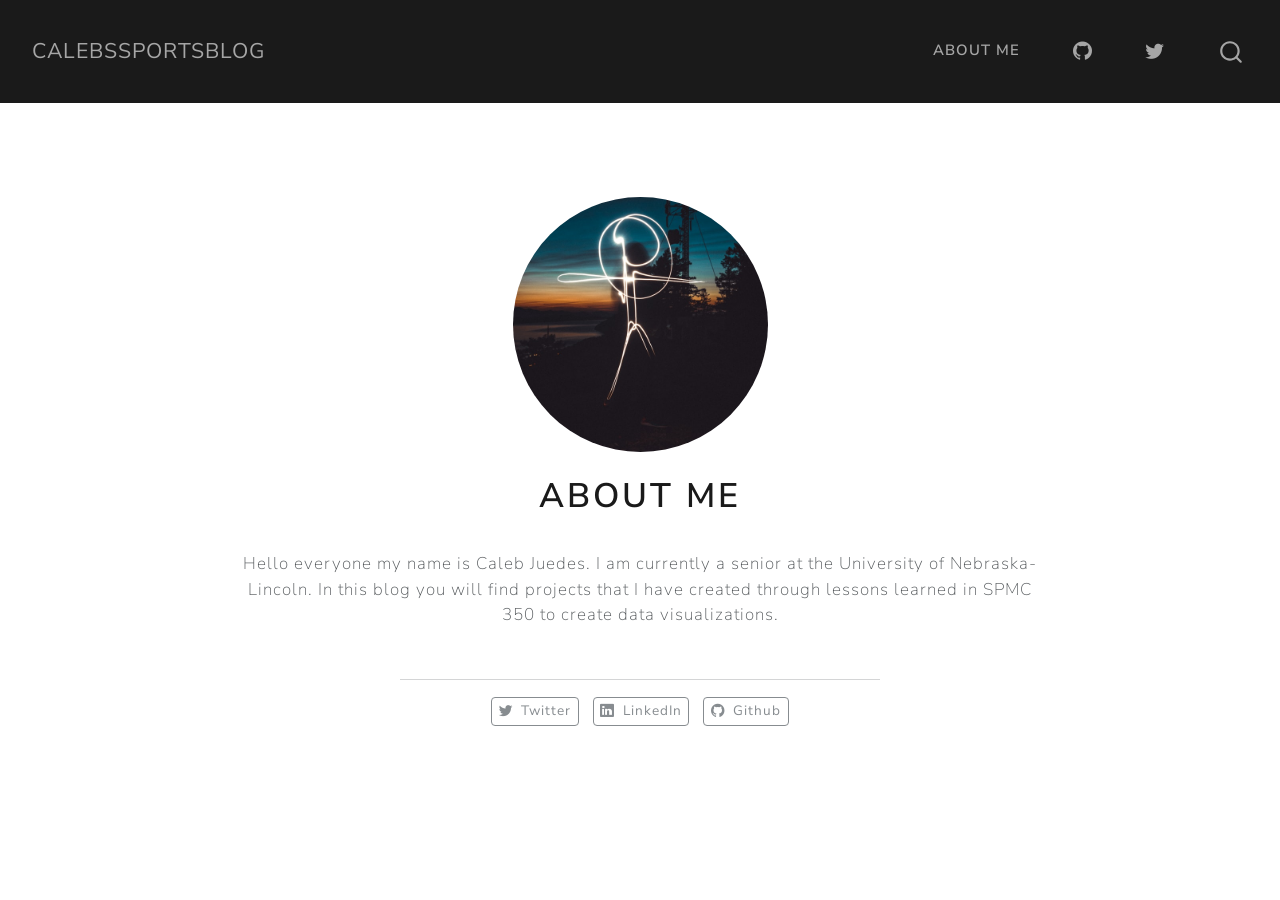
<file: about.html>
<!DOCTYPE html>
<html xmlns="http://www.w3.org/1999/xhtml" lang="en" xml:lang="en"><head>

<meta charset="utf-8">
<meta name="generator" content="quarto-1.8.25">

<meta name="viewport" content="width=device-width, initial-scale=1.0, user-scalable=yes">


<title>About me – calebssportsblog</title>
<style>
code{white-space: pre-wrap;}
span.smallcaps{font-variant: small-caps;}
div.columns{display: flex; gap: min(4vw, 1.5em);}
div.column{flex: auto; overflow-x: auto;}
div.hanging-indent{margin-left: 1.5em; text-indent: -1.5em;}
ul.task-list{list-style: none;}
ul.task-list li input[type="checkbox"] {
  width: 0.8em;
  margin: 0 0.8em 0.2em -1em; /* quarto-specific, see https://github.com/quarto-dev/quarto-cli/issues/4556 */ 
  vertical-align: middle;
}
</style>


<script src="site_libs/quarto-nav/quarto-nav.js"></script>
<script src="site_libs/quarto-nav/headroom.min.js"></script>
<script src="site_libs/clipboard/clipboard.min.js"></script>
<script src="site_libs/quarto-search/autocomplete.umd.js"></script>
<script src="site_libs/quarto-search/fuse.min.js"></script>
<script src="site_libs/quarto-search/quarto-search.js"></script>
<meta name="quarto:offset" content="./">
<script src="site_libs/quarto-html/quarto.js" type="module"></script>
<script src="site_libs/quarto-html/tabsets/tabsets.js" type="module"></script>
<script src="site_libs/quarto-html/axe/axe-check.js" type="module"></script>
<script src="site_libs/quarto-html/popper.min.js"></script>
<script src="site_libs/quarto-html/tippy.umd.min.js"></script>
<link href="site_libs/quarto-html/tippy.css" rel="stylesheet">
<link href="site_libs/quarto-html/quarto-syntax-highlighting-7b89279ff1a6dce999919e0e67d4d9ec.css" rel="stylesheet" id="quarto-text-highlighting-styles">
<script src="site_libs/bootstrap/bootstrap.min.js"></script>
<link href="site_libs/bootstrap/bootstrap-icons.css" rel="stylesheet">
<link href="site_libs/bootstrap/bootstrap-43d83fb53118eadead3fd57b44b9b715.min.css" rel="stylesheet" append-hash="true" id="quarto-bootstrap" data-mode="light">
<script id="quarto-search-options" type="application/json">{
  "location": "navbar",
  "copy-button": false,
  "collapse-after": 3,
  "panel-placement": "end",
  "type": "overlay",
  "limit": 50,
  "keyboard-shortcut": [
    "f",
    "/",
    "s"
  ],
  "show-item-context": false,
  "language": {
    "search-no-results-text": "No results",
    "search-matching-documents-text": "matching documents",
    "search-copy-link-title": "Copy link to search",
    "search-hide-matches-text": "Hide additional matches",
    "search-more-match-text": "more match in this document",
    "search-more-matches-text": "more matches in this document",
    "search-clear-button-title": "Clear",
    "search-text-placeholder": "",
    "search-detached-cancel-button-title": "Cancel",
    "search-submit-button-title": "Submit",
    "search-label": "Search"
  }
}</script>


<link rel="stylesheet" href="styles.css">
</head>

<body class="nav-fixed fullcontent quarto-light">

<div id="quarto-search-results"></div>
  <header id="quarto-header" class="headroom fixed-top">
    <nav class="navbar navbar-expand-lg " data-bs-theme="dark">
      <div class="navbar-container container-fluid">
      <div class="navbar-brand-container mx-auto">
    <a href="./index.html" class="navbar-brand navbar-brand-logo">
    </a>
    <a class="navbar-brand" href="./index.html">
    <span class="navbar-title">calebssportsblog</span>
    </a>
  </div>
            <div id="quarto-search" class="" title="Search"></div>
          <button class="navbar-toggler" type="button" data-bs-toggle="collapse" data-bs-target="#navbarCollapse" aria-controls="navbarCollapse" role="menu" aria-expanded="false" aria-label="Toggle navigation" onclick="if (window.quartoToggleHeadroom) { window.quartoToggleHeadroom(); }">
  <span class="navbar-toggler-icon"></span>
</button>
          <div class="collapse navbar-collapse" id="navbarCollapse">
            <ul class="navbar-nav navbar-nav-scroll ms-auto">
  <li class="nav-item">
    <a class="nav-link active" href="./about.html" aria-current="page"> 
<span class="menu-text">About me</span></a>
  </li>  
  <li class="nav-item compact">
    <a class="nav-link" href="https://github.com/calebjuedes"> <i class="bi bi-github" role="img">
</i> 
<span class="menu-text"></span></a>
  </li>  
  <li class="nav-item compact">
    <a class="nav-link" href="https://twitter.com/JuedesCaleb"> <i class="bi bi-twitter" role="img">
</i> 
<span class="menu-text"></span></a>
  </li>  
</ul>
          </div> <!-- /navcollapse -->
            <div class="quarto-navbar-tools">
</div>
      </div> <!-- /container-fluid -->
    </nav>
</header>
<!-- content -->
<div id="quarto-content" class="quarto-container page-columns page-rows-contents page-layout-article page-navbar">
<!-- sidebar -->
<!-- margin-sidebar -->
    
<!-- main -->
<div class="quarto-about-jolla">
  <img src="profile.jpg" class="about-image
  round " style="height: 15em; width: 15em;">
 <header id="title-block-header" class="quarto-title-block default">
<div class="quarto-title">
<h1 class="title">About me</h1>
</div>
<div class="quarto-title-meta">
  </div>
</header><main class="content" id="quarto-document-content">
<p>Hello everyone my name is Caleb Juedes. I am currently a senior at the University of Nebraska-Lincoln. In this blog you will find projects that I have created through lessons learned in SPMC 350 to create data visualizations.</p>


</main> 
  <hr class="about-sep">
   <div class="about-links">
  <a href="https://JuedesCaleb.com" class="about-link" rel="" target="">
    <i class="bi bi-twitter"></i>
     <span class="about-link-text">Twitter</span>
  </a>
  <a href="https://linkedin.com" class="about-link" rel="" target="">
    <i class="bi bi-linkedin"></i>
     <span class="about-link-text">LinkedIn</span>
  </a>
  <a href="https://github.com" class="about-link" rel="" target="">
    <i class="bi bi-github"></i>
     <span class="about-link-text">Github</span>
  </a>
</div>
</div>
 <!-- /main -->
<script id="quarto-html-after-body" type="application/javascript">
  window.document.addEventListener("DOMContentLoaded", function (event) {
    const isCodeAnnotation = (el) => {
      for (const clz of el.classList) {
        if (clz.startsWith('code-annotation-')) {                     
          return true;
        }
      }
      return false;
    }
    const onCopySuccess = function(e) {
      // button target
      const button = e.trigger;
      // don't keep focus
      button.blur();
      // flash "checked"
      button.classList.add('code-copy-button-checked');
      var currentTitle = button.getAttribute("title");
      button.setAttribute("title", "Copied!");
      let tooltip;
      if (window.bootstrap) {
        button.setAttribute("data-bs-toggle", "tooltip");
        button.setAttribute("data-bs-placement", "left");
        button.setAttribute("data-bs-title", "Copied!");
        tooltip = new bootstrap.Tooltip(button, 
          { trigger: "manual", 
            customClass: "code-copy-button-tooltip",
            offset: [0, -8]});
        tooltip.show();    
      }
      setTimeout(function() {
        if (tooltip) {
          tooltip.hide();
          button.removeAttribute("data-bs-title");
          button.removeAttribute("data-bs-toggle");
          button.removeAttribute("data-bs-placement");
        }
        button.setAttribute("title", currentTitle);
        button.classList.remove('code-copy-button-checked');
      }, 1000);
      // clear code selection
      e.clearSelection();
    }
    const getTextToCopy = function(trigger) {
      const outerScaffold = trigger.parentElement.cloneNode(true);
      const codeEl = outerScaffold.querySelector('code');
      for (const childEl of codeEl.children) {
        if (isCodeAnnotation(childEl)) {
          childEl.remove();
        }
      }
      return codeEl.innerText;
    }
    const clipboard = new window.ClipboardJS('.code-copy-button:not([data-in-quarto-modal])', {
      text: getTextToCopy
    });
    clipboard.on('success', onCopySuccess);
    if (window.document.getElementById('quarto-embedded-source-code-modal')) {
      const clipboardModal = new window.ClipboardJS('.code-copy-button[data-in-quarto-modal]', {
        text: getTextToCopy,
        container: window.document.getElementById('quarto-embedded-source-code-modal')
      });
      clipboardModal.on('success', onCopySuccess);
    }
      var localhostRegex = new RegExp(/^(?:http|https):\/\/localhost\:?[0-9]*\//);
      var mailtoRegex = new RegExp(/^mailto:/);
        var filterRegex = new RegExp("https:\/\/calebjuedes26\.github\.io\/");
      var isInternal = (href) => {
          return filterRegex.test(href) || localhostRegex.test(href) || mailtoRegex.test(href);
      }
      // Inspect non-navigation links and adorn them if external
     var links = window.document.querySelectorAll('a[href]:not(.nav-link):not(.navbar-brand):not(.toc-action):not(.sidebar-link):not(.sidebar-item-toggle):not(.pagination-link):not(.no-external):not([aria-hidden]):not(.dropdown-item):not(.quarto-navigation-tool):not(.about-link)');
      for (var i=0; i<links.length; i++) {
        const link = links[i];
        if (!isInternal(link.href)) {
          // undo the damage that might have been done by quarto-nav.js in the case of
          // links that we want to consider external
          if (link.dataset.originalHref !== undefined) {
            link.href = link.dataset.originalHref;
          }
        }
      }
    function tippyHover(el, contentFn, onTriggerFn, onUntriggerFn) {
      const config = {
        allowHTML: true,
        maxWidth: 500,
        delay: 100,
        arrow: false,
        appendTo: function(el) {
            return el.parentElement;
        },
        interactive: true,
        interactiveBorder: 10,
        theme: 'quarto',
        placement: 'bottom-start',
      };
      if (contentFn) {
        config.content = contentFn;
      }
      if (onTriggerFn) {
        config.onTrigger = onTriggerFn;
      }
      if (onUntriggerFn) {
        config.onUntrigger = onUntriggerFn;
      }
      window.tippy(el, config); 
    }
    const noterefs = window.document.querySelectorAll('a[role="doc-noteref"]');
    for (var i=0; i<noterefs.length; i++) {
      const ref = noterefs[i];
      tippyHover(ref, function() {
        // use id or data attribute instead here
        let href = ref.getAttribute('data-footnote-href') || ref.getAttribute('href');
        try { href = new URL(href).hash; } catch {}
        const id = href.replace(/^#\/?/, "");
        const note = window.document.getElementById(id);
        if (note) {
          return note.innerHTML;
        } else {
          return "";
        }
      });
    }
    const xrefs = window.document.querySelectorAll('a.quarto-xref');
    const processXRef = (id, note) => {
      // Strip column container classes
      const stripColumnClz = (el) => {
        el.classList.remove("page-full", "page-columns");
        if (el.children) {
          for (const child of el.children) {
            stripColumnClz(child);
          }
        }
      }
      stripColumnClz(note)
      if (id === null || id.startsWith('sec-')) {
        // Special case sections, only their first couple elements
        const container = document.createElement("div");
        if (note.children && note.children.length > 2) {
          container.appendChild(note.children[0].cloneNode(true));
          for (let i = 1; i < note.children.length; i++) {
            const child = note.children[i];
            if (child.tagName === "P" && child.innerText === "") {
              continue;
            } else {
              container.appendChild(child.cloneNode(true));
              break;
            }
          }
          if (window.Quarto?.typesetMath) {
            window.Quarto.typesetMath(container);
          }
          return container.innerHTML
        } else {
          if (window.Quarto?.typesetMath) {
            window.Quarto.typesetMath(note);
          }
          return note.innerHTML;
        }
      } else {
        // Remove any anchor links if they are present
        const anchorLink = note.querySelector('a.anchorjs-link');
        if (anchorLink) {
          anchorLink.remove();
        }
        if (window.Quarto?.typesetMath) {
          window.Quarto.typesetMath(note);
        }
        if (note.classList.contains("callout")) {
          return note.outerHTML;
        } else {
          return note.innerHTML;
        }
      }
    }
    for (var i=0; i<xrefs.length; i++) {
      const xref = xrefs[i];
      tippyHover(xref, undefined, function(instance) {
        instance.disable();
        let url = xref.getAttribute('href');
        let hash = undefined; 
        if (url.startsWith('#')) {
          hash = url;
        } else {
          try { hash = new URL(url).hash; } catch {}
        }
        if (hash) {
          const id = hash.replace(/^#\/?/, "");
          const note = window.document.getElementById(id);
          if (note !== null) {
            try {
              const html = processXRef(id, note.cloneNode(true));
              instance.setContent(html);
            } finally {
              instance.enable();
              instance.show();
            }
          } else {
            // See if we can fetch this
            fetch(url.split('#')[0])
            .then(res => res.text())
            .then(html => {
              const parser = new DOMParser();
              const htmlDoc = parser.parseFromString(html, "text/html");
              const note = htmlDoc.getElementById(id);
              if (note !== null) {
                const html = processXRef(id, note);
                instance.setContent(html);
              } 
            }).finally(() => {
              instance.enable();
              instance.show();
            });
          }
        } else {
          // See if we can fetch a full url (with no hash to target)
          // This is a special case and we should probably do some content thinning / targeting
          fetch(url)
          .then(res => res.text())
          .then(html => {
            const parser = new DOMParser();
            const htmlDoc = parser.parseFromString(html, "text/html");
            const note = htmlDoc.querySelector('main.content');
            if (note !== null) {
              // This should only happen for chapter cross references
              // (since there is no id in the URL)
              // remove the first header
              if (note.children.length > 0 && note.children[0].tagName === "HEADER") {
                note.children[0].remove();
              }
              const html = processXRef(null, note);
              instance.setContent(html);
            } 
          }).finally(() => {
            instance.enable();
            instance.show();
          });
        }
      }, function(instance) {
      });
    }
        let selectedAnnoteEl;
        const selectorForAnnotation = ( cell, annotation) => {
          let cellAttr = 'data-code-cell="' + cell + '"';
          let lineAttr = 'data-code-annotation="' +  annotation + '"';
          const selector = 'span[' + cellAttr + '][' + lineAttr + ']';
          return selector;
        }
        const selectCodeLines = (annoteEl) => {
          const doc = window.document;
          const targetCell = annoteEl.getAttribute("data-target-cell");
          const targetAnnotation = annoteEl.getAttribute("data-target-annotation");
          const annoteSpan = window.document.querySelector(selectorForAnnotation(targetCell, targetAnnotation));
          const lines = annoteSpan.getAttribute("data-code-lines").split(",");
          const lineIds = lines.map((line) => {
            return targetCell + "-" + line;
          })
          let top = null;
          let height = null;
          let parent = null;
          if (lineIds.length > 0) {
              //compute the position of the single el (top and bottom and make a div)
              const el = window.document.getElementById(lineIds[0]);
              top = el.offsetTop;
              height = el.offsetHeight;
              parent = el.parentElement.parentElement;
            if (lineIds.length > 1) {
              const lastEl = window.document.getElementById(lineIds[lineIds.length - 1]);
              const bottom = lastEl.offsetTop + lastEl.offsetHeight;
              height = bottom - top;
            }
            if (top !== null && height !== null && parent !== null) {
              // cook up a div (if necessary) and position it 
              let div = window.document.getElementById("code-annotation-line-highlight");
              if (div === null) {
                div = window.document.createElement("div");
                div.setAttribute("id", "code-annotation-line-highlight");
                div.style.position = 'absolute';
                parent.appendChild(div);
              }
              div.style.top = top - 2 + "px";
              div.style.height = height + 4 + "px";
              div.style.left = 0;
              let gutterDiv = window.document.getElementById("code-annotation-line-highlight-gutter");
              if (gutterDiv === null) {
                gutterDiv = window.document.createElement("div");
                gutterDiv.setAttribute("id", "code-annotation-line-highlight-gutter");
                gutterDiv.style.position = 'absolute';
                const codeCell = window.document.getElementById(targetCell);
                const gutter = codeCell.querySelector('.code-annotation-gutter');
                gutter.appendChild(gutterDiv);
              }
              gutterDiv.style.top = top - 2 + "px";
              gutterDiv.style.height = height + 4 + "px";
            }
            selectedAnnoteEl = annoteEl;
          }
        };
        const unselectCodeLines = () => {
          const elementsIds = ["code-annotation-line-highlight", "code-annotation-line-highlight-gutter"];
          elementsIds.forEach((elId) => {
            const div = window.document.getElementById(elId);
            if (div) {
              div.remove();
            }
          });
          selectedAnnoteEl = undefined;
        };
          // Handle positioning of the toggle
      window.addEventListener(
        "resize",
        throttle(() => {
          elRect = undefined;
          if (selectedAnnoteEl) {
            selectCodeLines(selectedAnnoteEl);
          }
        }, 10)
      );
      function throttle(fn, ms) {
      let throttle = false;
      let timer;
        return (...args) => {
          if(!throttle) { // first call gets through
              fn.apply(this, args);
              throttle = true;
          } else { // all the others get throttled
              if(timer) clearTimeout(timer); // cancel #2
              timer = setTimeout(() => {
                fn.apply(this, args);
                timer = throttle = false;
              }, ms);
          }
        };
      }
        // Attach click handler to the DT
        const annoteDls = window.document.querySelectorAll('dt[data-target-cell]');
        for (const annoteDlNode of annoteDls) {
          annoteDlNode.addEventListener('click', (event) => {
            const clickedEl = event.target;
            if (clickedEl !== selectedAnnoteEl) {
              unselectCodeLines();
              const activeEl = window.document.querySelector('dt[data-target-cell].code-annotation-active');
              if (activeEl) {
                activeEl.classList.remove('code-annotation-active');
              }
              selectCodeLines(clickedEl);
              clickedEl.classList.add('code-annotation-active');
            } else {
              // Unselect the line
              unselectCodeLines();
              clickedEl.classList.remove('code-annotation-active');
            }
          });
        }
    const findCites = (el) => {
      const parentEl = el.parentElement;
      if (parentEl) {
        const cites = parentEl.dataset.cites;
        if (cites) {
          return {
            el,
            cites: cites.split(' ')
          };
        } else {
          return findCites(el.parentElement)
        }
      } else {
        return undefined;
      }
    };
    var bibliorefs = window.document.querySelectorAll('a[role="doc-biblioref"]');
    for (var i=0; i<bibliorefs.length; i++) {
      const ref = bibliorefs[i];
      const citeInfo = findCites(ref);
      if (citeInfo) {
        tippyHover(citeInfo.el, function() {
          var popup = window.document.createElement('div');
          citeInfo.cites.forEach(function(cite) {
            var citeDiv = window.document.createElement('div');
            citeDiv.classList.add('hanging-indent');
            citeDiv.classList.add('csl-entry');
            var biblioDiv = window.document.getElementById('ref-' + cite);
            if (biblioDiv) {
              citeDiv.innerHTML = biblioDiv.innerHTML;
            }
            popup.appendChild(citeDiv);
          });
          return popup.innerHTML;
        });
      }
    }
  });
  </script>
</div> <!-- /content -->




</body></html>
</file>
<file: site_libs/quarto-html/tippy.css>
.tippy-box[data-animation=fade][data-state=hidden]{opacity:0}[data-tippy-root]{max-width:calc(100vw - 10px)}.tippy-box{position:relative;background-color:#333;color:#fff;border-radius:4px;font-size:14px;line-height:1.4;white-space:normal;outline:0;transition-property:transform,visibility,opacity}.tippy-box[data-placement^=top]>.tippy-arrow{bottom:0}.tippy-box[data-placement^=top]>.tippy-arrow:before{bottom:-7px;left:0;border-width:8px 8px 0;border-top-color:initial;transform-origin:center top}.tippy-box[data-placement^=bottom]>.tippy-arrow{top:0}.tippy-box[data-placement^=bottom]>.tippy-arrow:before{top:-7px;left:0;border-width:0 8px 8px;border-bottom-color:initial;transform-origin:center bottom}.tippy-box[data-placement^=left]>.tippy-arrow{right:0}.tippy-box[data-placement^=left]>.tippy-arrow:before{border-width:8px 0 8px 8px;border-left-color:initial;right:-7px;transform-origin:center left}.tippy-box[data-placement^=right]>.tippy-arrow{left:0}.tippy-box[data-placement^=right]>.tippy-arrow:before{left:-7px;border-width:8px 8px 8px 0;border-right-color:initial;transform-origin:center right}.tippy-box[data-inertia][data-state=visible]{transition-timing-function:cubic-bezier(.54,1.5,.38,1.11)}.tippy-arrow{width:16px;height:16px;color:#333}.tippy-arrow:before{content:"";position:absolute;border-color:transparent;border-style:solid}.tippy-content{position:relative;padding:5px 9px;z-index:1}
</file>
<file: site_libs/quarto-html/quarto-syntax-highlighting-7b89279ff1a6dce999919e0e67d4d9ec.css>
/* quarto syntax highlight colors */
:root {
  --quarto-hl-ot-color: #003B4F;
  --quarto-hl-at-color: #657422;
  --quarto-hl-ss-color: #20794D;
  --quarto-hl-an-color: #5E5E5E;
  --quarto-hl-fu-color: #4758AB;
  --quarto-hl-st-color: #20794D;
  --quarto-hl-cf-color: #003B4F;
  --quarto-hl-op-color: #5E5E5E;
  --quarto-hl-er-color: #AD0000;
  --quarto-hl-bn-color: #AD0000;
  --quarto-hl-al-color: #AD0000;
  --quarto-hl-va-color: #111111;
  --quarto-hl-bu-color: inherit;
  --quarto-hl-ex-color: inherit;
  --quarto-hl-pp-color: #AD0000;
  --quarto-hl-in-color: #5E5E5E;
  --quarto-hl-vs-color: #20794D;
  --quarto-hl-wa-color: #5E5E5E;
  --quarto-hl-do-color: #5E5E5E;
  --quarto-hl-im-color: #00769E;
  --quarto-hl-ch-color: #20794D;
  --quarto-hl-dt-color: #AD0000;
  --quarto-hl-fl-color: #AD0000;
  --quarto-hl-co-color: #5E5E5E;
  --quarto-hl-cv-color: #5E5E5E;
  --quarto-hl-cn-color: #8f5902;
  --quarto-hl-sc-color: #5E5E5E;
  --quarto-hl-dv-color: #AD0000;
  --quarto-hl-kw-color: #003B4F;
}

/* other quarto variables */
:root {
  --quarto-font-monospace: SFMono-Regular, Menlo, Monaco, Consolas, "Liberation Mono", "Courier New", monospace;
}

/* syntax highlight based on Pandoc's rules */
pre > code.sourceCode > span {
  color: #003B4F;
}

code.sourceCode > span {
  color: #003B4F;
}

div.sourceCode,
div.sourceCode pre.sourceCode {
  color: #003B4F;
}

/* Normal */
code span {
  color: #003B4F;
}

/* Alert */
code span.al {
  color: #AD0000;
  font-style: inherit;
}

/* Annotation */
code span.an {
  color: #5E5E5E;
  font-style: inherit;
}

/* Attribute */
code span.at {
  color: #657422;
  font-style: inherit;
}

/* BaseN */
code span.bn {
  color: #AD0000;
  font-style: inherit;
}

/* BuiltIn */
code span.bu {
  font-style: inherit;
}

/* ControlFlow */
code span.cf {
  color: #003B4F;
  font-weight: bold;
  font-style: inherit;
}

/* Char */
code span.ch {
  color: #20794D;
  font-style: inherit;
}

/* Constant */
code span.cn {
  color: #8f5902;
  font-style: inherit;
}

/* Comment */
code span.co {
  color: #5E5E5E;
  font-style: inherit;
}

/* CommentVar */
code span.cv {
  color: #5E5E5E;
  font-style: italic;
}

/* Documentation */
code span.do {
  color: #5E5E5E;
  font-style: italic;
}

/* DataType */
code span.dt {
  color: #AD0000;
  font-style: inherit;
}

/* DecVal */
code span.dv {
  color: #AD0000;
  font-style: inherit;
}

/* Error */
code span.er {
  color: #AD0000;
  font-style: inherit;
}

/* Extension */
code span.ex {
  font-style: inherit;
}

/* Float */
code span.fl {
  color: #AD0000;
  font-style: inherit;
}

/* Function */
code span.fu {
  color: #4758AB;
  font-style: inherit;
}

/* Import */
code span.im {
  color: #00769E;
  font-style: inherit;
}

/* Information */
code span.in {
  color: #5E5E5E;
  font-style: inherit;
}

/* Keyword */
code span.kw {
  color: #003B4F;
  font-weight: bold;
  font-style: inherit;
}

/* Operator */
code span.op {
  color: #5E5E5E;
  font-style: inherit;
}

/* Other */
code span.ot {
  color: #003B4F;
  font-style: inherit;
}

/* Preprocessor */
code span.pp {
  color: #AD0000;
  font-style: inherit;
}

/* SpecialChar */
code span.sc {
  color: #5E5E5E;
  font-style: inherit;
}

/* SpecialString */
code span.ss {
  color: #20794D;
  font-style: inherit;
}

/* String */
code span.st {
  color: #20794D;
  font-style: inherit;
}

/* Variable */
code span.va {
  color: #111111;
  font-style: inherit;
}

/* VerbatimString */
code span.vs {
  color: #20794D;
  font-style: inherit;
}

/* Warning */
code span.wa {
  color: #5E5E5E;
  font-style: italic;
}

.prevent-inlining {
  content: "</";
}

/*# sourceMappingURL=3944bc705cfaf4c80e56f77c5205168a.css.map */
</file>
<file: styles.css>
/* css styles */
</file>
